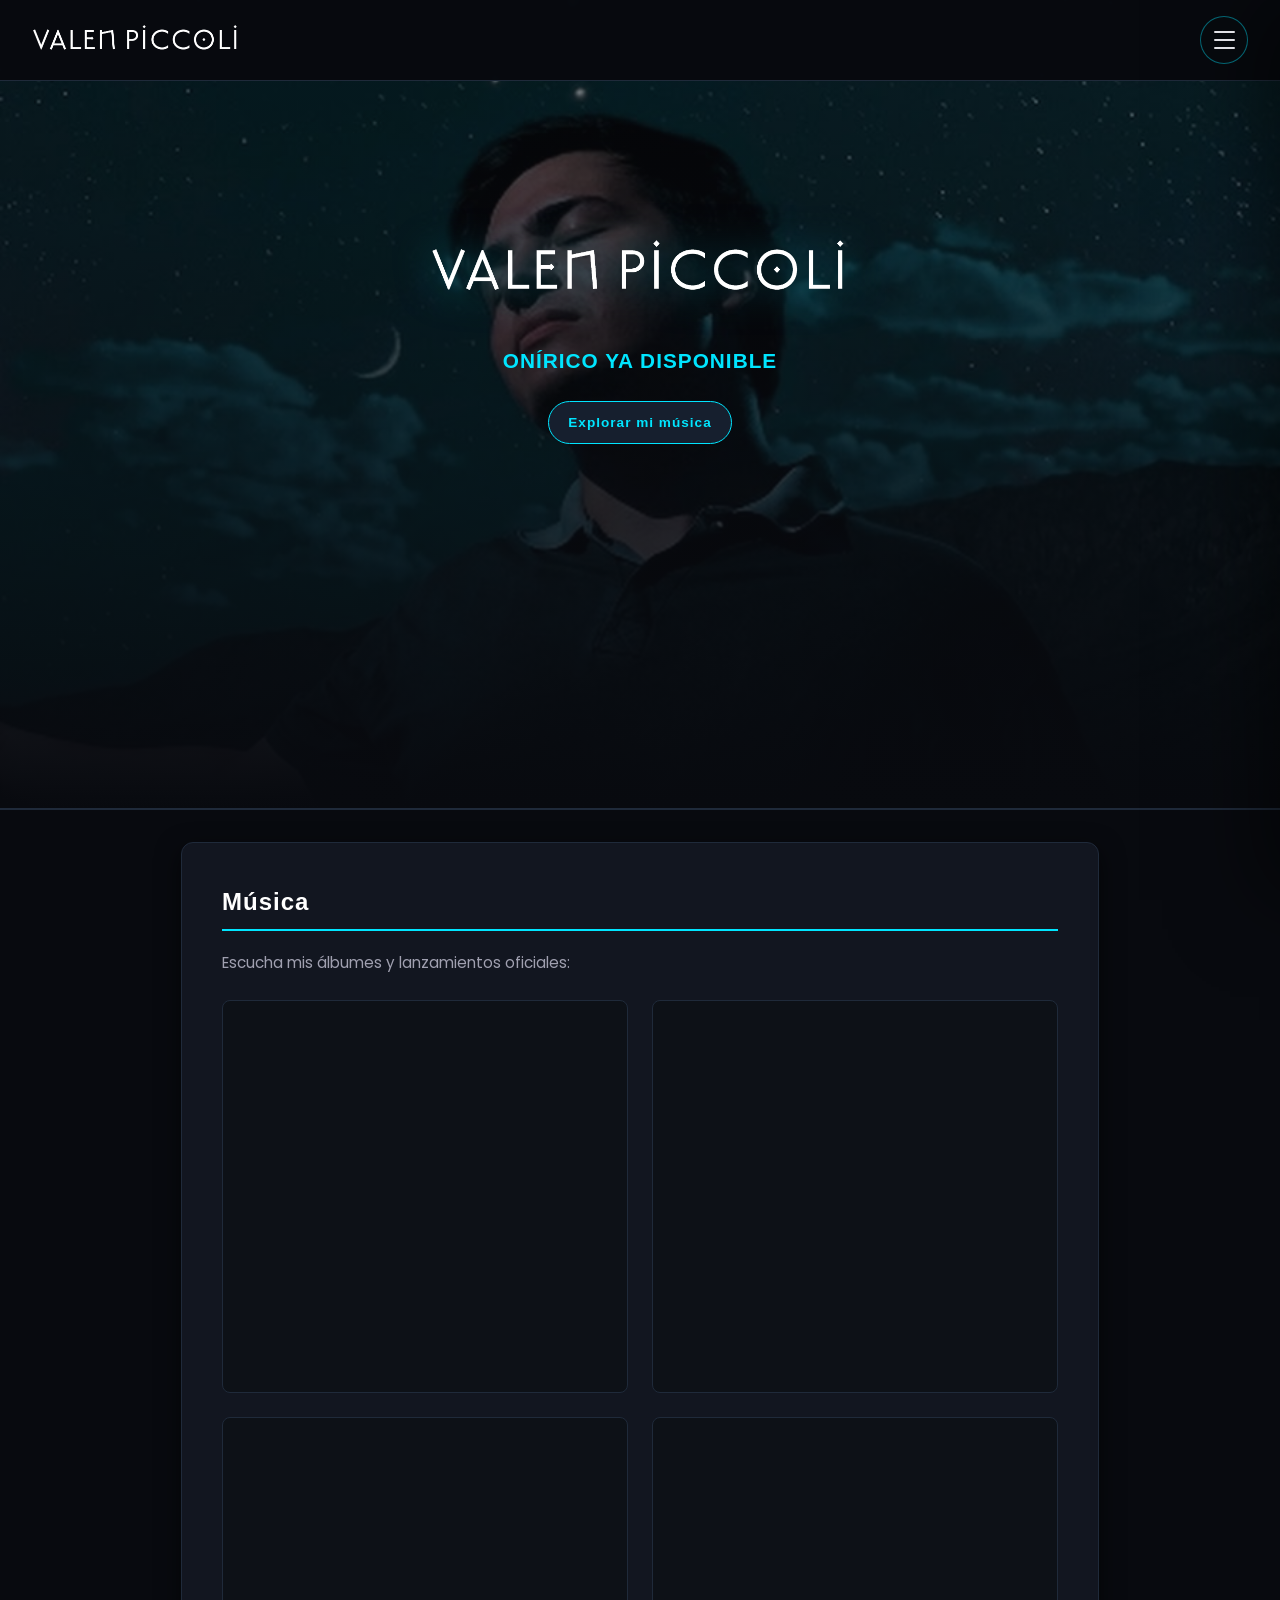
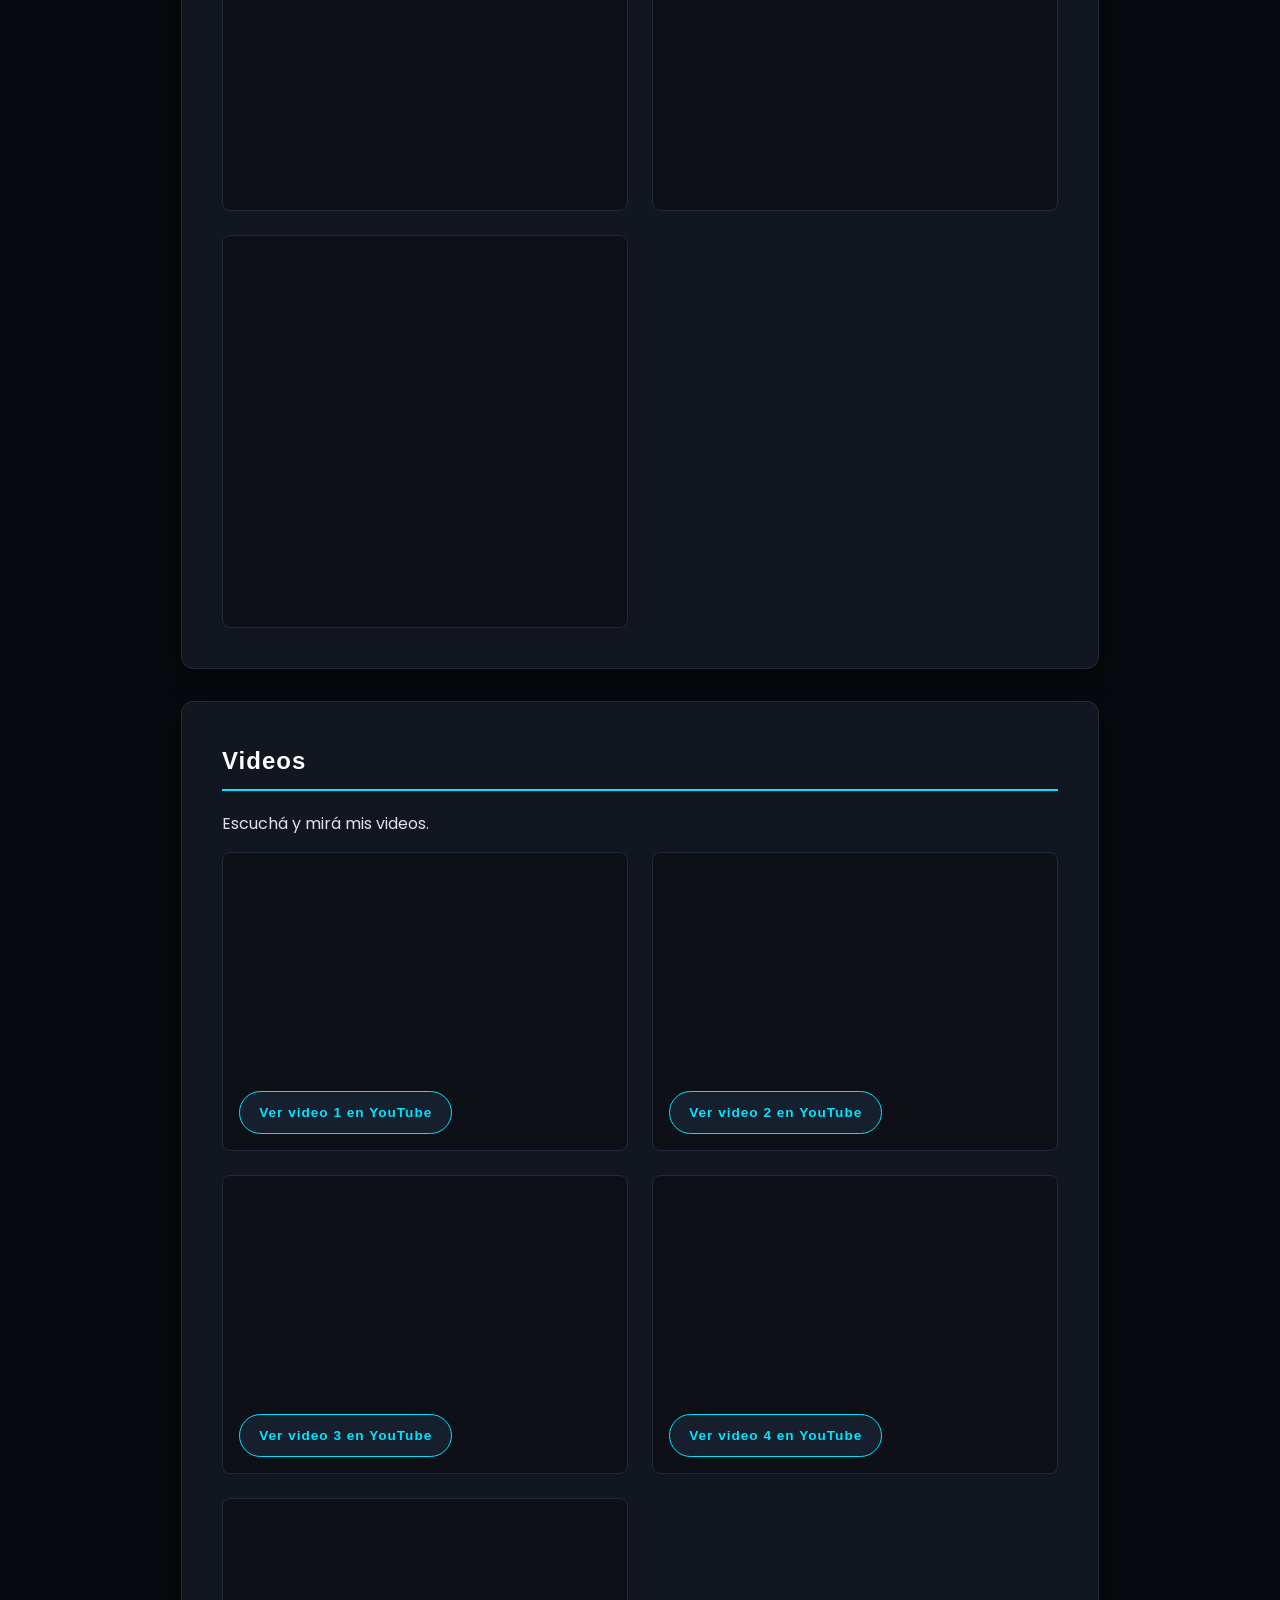
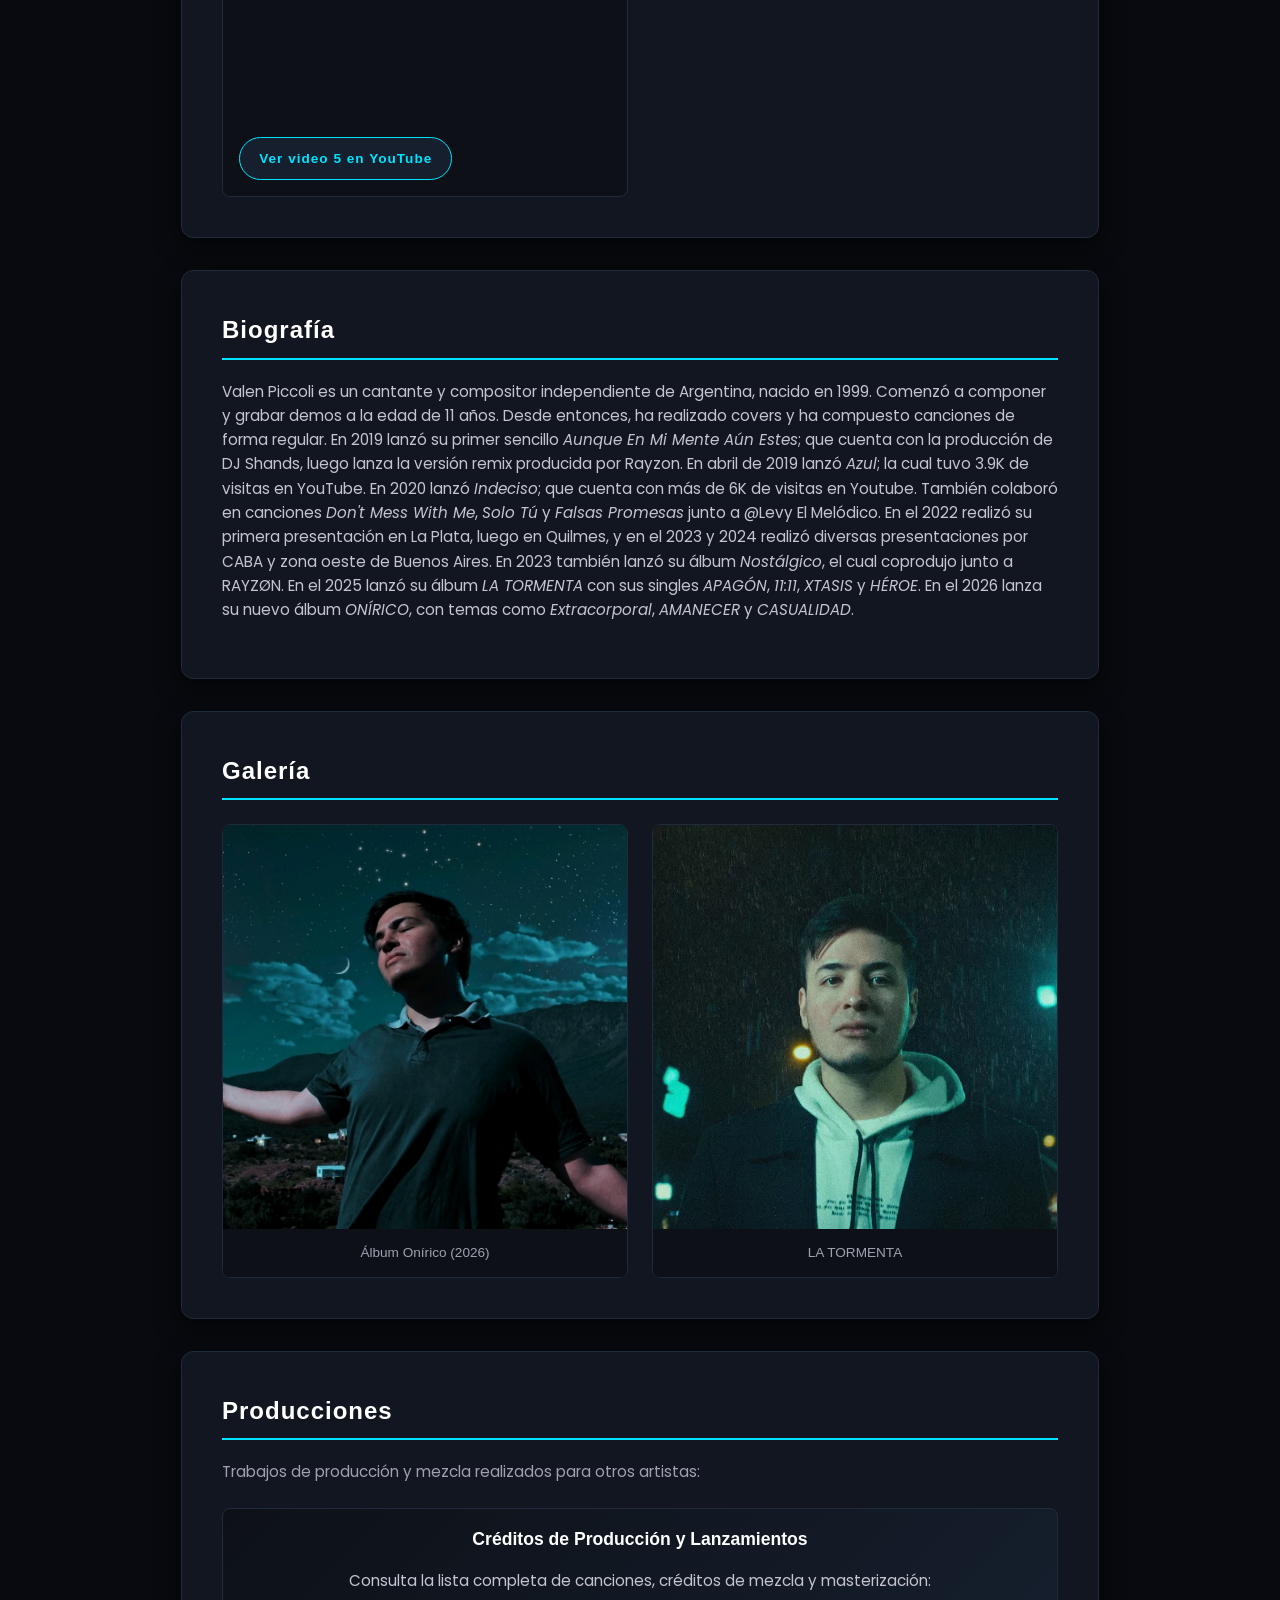
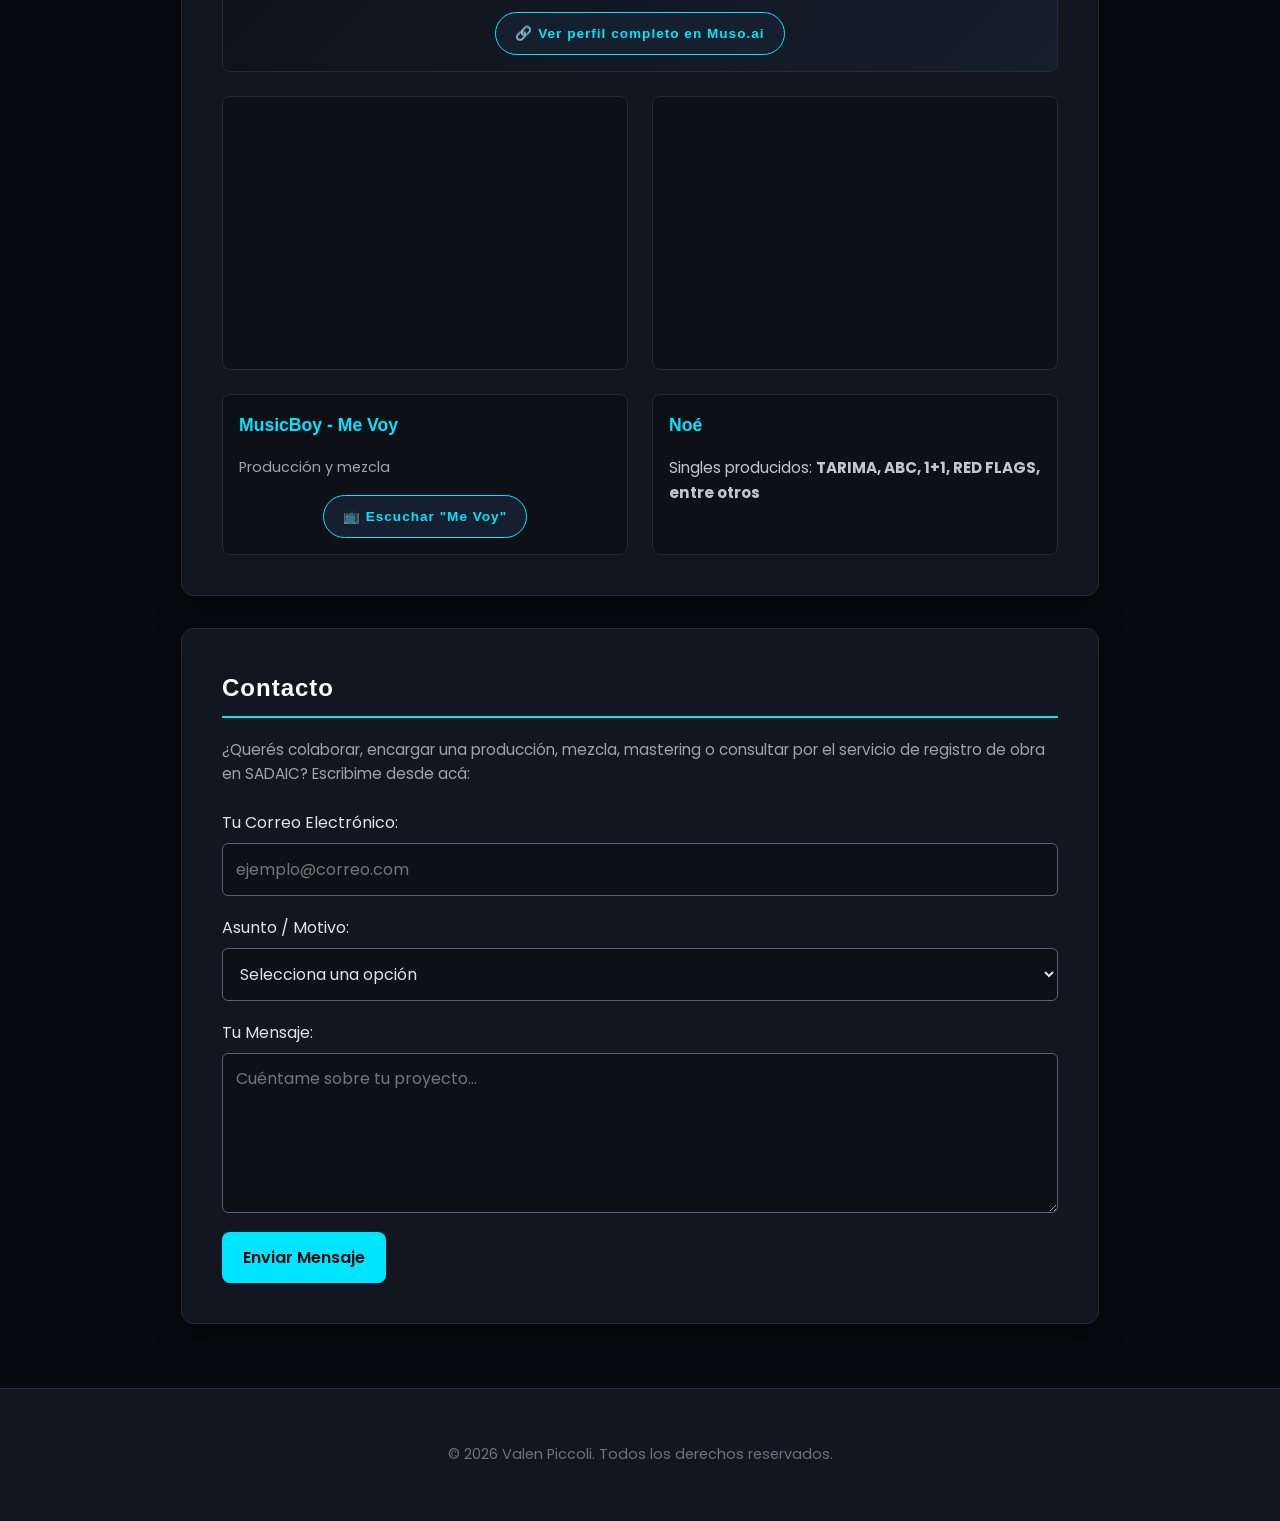
<file: index.html>
<!DOCTYPE html>
<html lang="es">
<head>
    <meta charset="UTF-8">
    <meta name="viewport" content="width=device-width, initial-scale=1.0">
    <title>Valen Piccoli | Cantante, compositor y productor argentino</title>
    
    <!-- DESCRIPCIÓN PARA GOOGLE (SEO) -->
    <meta name="description" content="Sitio oficial de Valen Piccoli, cantante, compositor y productor independiente de Argentina. Escucha su música en todas las plataformas.">
    <meta name="robots" content="index, follow, max-image-preview:large">

    <!-- IMPORTAR FUENTE 'masonsansalternate' (.ttf) -->
    <style>
        @font-face {
            font-family: 'masonsansalternate';
            src: url('masonsansalternate.ttf') format('truetype');
            font-weight: normal;
            font-style: normal;
        }

        :root {
            --bg-color: #080a0f;
            --card-bg: #121620;
            --text-color: #e1e1e6;
            --accent-color: #00e5ff; /* Turquesa brillante */
            --accent-hover: #00b8cc;
            --border-color: #1f2a3a;
        }

        html {
            scroll-behavior: smooth;
        }

        body {
            font-family: 'Poppins', sans-serif;
            background-color: var(--bg-color);
            color: var(--text-color);
            margin: 0;
            padding: 0;
            line-height: 1.6;
        }

        /* BARRA DE NAVEGACIÓN SUPERIOR COMPACTA PARA CELULAR */
        nav {
            position: fixed;
            top: 0;
            left: 0;
            width: 100%;
            background-color: rgba(8, 10, 15, 0.98);
            backdrop-filter: blur(10px);
            border-bottom: 1px solid var(--border-color);
            display: flex;
            justify-content: space-between;
            align-items: center;
            padding: 0.4rem 0.6rem;
            z-index: 1000;
            box-sizing: border-box;
        }

        /* Logo pequeño exclusivo para la barra superior */
        .nav-brand img {
            height: 24px;
            width: auto;
            display: block;
        }

        .nav-links {
            display: flex;
            gap: 0.35rem;
            list-style: none;
            margin: 0;
            padding: 0;
        }

        .nav-links a {
            font-family: 'masonsansalternate', Arial, sans-serif;
            color: var(--text-color);
            text-decoration: none;
            font-size: 0.6rem;
            transition: color 0.3s ease;
            letter-spacing: 0.2px;
            white-space: nowrap;
        }

        .nav-links a:hover {
            color: var(--accent-color);
        }

        /* Logos de redes sociales pequeños en PNG */
        .nav-socials {
            display: flex;
            gap: 0.35rem;
            align-items: center;
        }

        .nav-socials img {
            width: 18px;
            height: 18px;
            object-fit: contain;
            display: block;
            transition: transform 0.3s ease;
        }

        .nav-socials a:hover img {
            transform: scale(1.15);
        }

        /* SECCIÓN PRINCIPAL / HERO */
        .hero {
            position: relative;
            height: 90vh;
            display: flex;
            align-items: center;
            justify-content: center;
            text-align: center;
            background: linear-gradient(to bottom, rgba(8, 10, 15, 0.5), var(--bg-color)), url('foto1.jpg') no-repeat center 20% / cover;
            padding-top: 60px;
            border-bottom: 2px solid var(--border-color);
        }

        .hero-content {
            z-index: 2;
            padding: 1.5rem;
            max-width: 800px;
            width: 100%;
            box-sizing: border-box;
            display: flex;
            flex-direction: column;
            align-items: center;
        }

        /* LOGO GRANDE EN EL CENTRO DE LA PORTADA */
        .hero-logo {
            max-width: 280px; /* Tamaño grande para celular */
            width: 85%;
            height: auto;
            margin-bottom: 1rem;
            filter: drop-shadow(0 0 20px rgba(0, 229, 255, 0.5));
        }

        .hero p {
            font-size: 1.1rem;
            color: var(--accent-color);
            font-weight: 600;
            margin-bottom: 1.5rem;
            font-family: 'masonsansalternate', Arial, sans-serif;
            letter-spacing: 1px;
        }

        /* CONTENEDOR GENERAL */
        .container {
            max-width: 950px;
            margin: 0 auto;
            padding: 2rem 1rem;
        }

        section {
            background-color: var(--card-bg);
            border-radius: 12px;
            padding: 1.5rem;
            margin-bottom: 2rem;
            box-shadow: 0 8px 25px rgba(0, 0, 0, 0.6);
            border: 1px solid var(--border-color);
        }

        h2 {
            font-family: 'masonsansalternate', Arial, sans-serif;
            border-bottom: 2px solid var(--accent-color);
            padding-bottom: 0.5rem;
            margin-top: 0;
            color: #ffffff;
            font-size: 1.5rem;
            letter-spacing: 1px;
        }

        /* Biografía */
        .bio-text {
            font-size: 0.95rem;
            text-align: justify;
            color: #c5c5d0;
        }

        /* Grilla de Música y Producciones */
        .music-grid, .prod-grid {
            display: grid;
            grid-template-columns: 1fr;
            gap: 1.5rem;
            margin-top: 1.5rem;
        }

        .music-card, .prod-card {
            background: #0d1117;
            padding: 1rem;
            border-radius: 8px;
            border: 1px solid var(--border-color);
        }

        .prod-card h3 {
            font-family: 'masonsansalternate', Arial, sans-serif;
            color: var(--accent-color);
            margin-top: 0;
            font-size: 1.1rem;
        }

        /* Galería de Imágenes Adaptativa */
        .gallery-grid {
            display: grid;
            grid-template-columns: 1fr;
            gap: 1.5rem;
            margin-top: 1.5rem;
        }

        .gallery-item {
            border-radius: 8px;
            overflow: hidden;
            background: #000;
            border: 1px solid var(--border-color);
            transition: transform 0.3s ease, border-color 0.3s ease;
        }

        .gallery-item img {
            width: 100%;
            height: auto;
            display: block;
        }

        .gallery-caption {
            padding: 0.8rem;
            font-size: 0.85rem;
            text-align: center;
            color: #a0a0b0;
            background: #0d1117;
            font-family: 'masonsansalternate', Arial, sans-serif;
        }

        /* Botones / Enlaces */
        .social-btn {
            background-color: #161f2e;
            color: var(--accent-color);
            padding: 0.6rem 1.2rem;
            border-radius: 30px;
            text-decoration: none;
            font-weight: bold;
            transition: all 0.3s ease;
            border: 1px solid var(--accent-color);
            display: inline-block;
            font-family: 'masonsansalternate', Arial, sans-serif;
            letter-spacing: 1px;
            font-size: 0.85rem;
        }

        .social-btn:hover {
            background-color: var(--accent-color);
            color: var(--bg-color);
            transform: translateY(-2px);
            box-shadow: 0 0 15px rgba(0, 229, 255, 0.4);
        }

        /* AJUSTE PARA COMPUTADORAS (Pantallas grandes) */
        @media (min-width: 768px) {
            nav {
                padding: 1rem 2rem;
            }
            .nav-brand img {
                height: 36px;
            }
            .nav-links {
                gap: 1.2rem;
            }
            .nav-links a {
                font-size: 0.85rem;
            }
            .nav-socials {
                gap: 0.8rem;
            }
            .nav-socials img {
                width: 24px;
                height: 24px;
            }
            /* Logo grande con tamaño imponente en PC */
            .hero-logo {
                max-width: 420px;
            }
            .hero p {
                font-size: 1.3rem;
            }
            section {
                padding: 2.5rem;
            }
            .music-grid, .prod-grid {
                grid-template-columns: 1fr 1fr;
            }
            .gallery-grid {
                grid-template-columns: 1fr 1fr;
            }
        }

        footer {
            text-align: center;
            padding: 2.5rem;
            font-size: 0.9rem;
            color: #6b7280;
            border-top: 1px solid var(--border-color);
            background-color: var(--card-bg);
        }
    
        *, *::before, *::after { box-sizing: border-box; }
        @font-face { font-family: 'masonsansalternate'; src: url('masonsansalternate.ttf') format('truetype'); font-display: swap; }
        section, header { scroll-margin-top: 100px; }
        .sr-only { position:absolute; width:1px; height:1px; padding:0; margin:-1px; overflow:hidden; clip-path:inset(50%); white-space:nowrap; border:0; }
        .hero { height:auto; min-height:90svh; padding-bottom:2rem; }
        .bio-text { text-align:left; }
        .nav-links a { font-size:0.8rem; display:block; padding:0.65rem 0.3rem; }
        .nav-socials a { display:grid; place-items:center; min-width:36px; min-height:36px; }
        .video-grid { display:grid; grid-template-columns:1fr; gap:1.5rem; }
        .video-card { min-width:0; background:#0d1117; padding:1rem; border:1px solid var(--border-color); border-radius:8px; }
        .video-card iframe { width:100%; aspect-ratio:16 / 9; display:block; border:0; border-radius:8px; }
        .video-card .social-btn { margin-top:0.8rem; }
        .contact-form { display:grid; gap:1.2rem; }
        .form-group { display:grid; gap:0.45rem; }
        input, select, textarea { width:100%; font:inherit; color:var(--text-color); background:#0d1117; border:1px solid #526278; border-radius:6px; padding:0.8rem; }
        textarea { min-height:160px; resize:vertical; }
        .submit-btn { justify-self:start; font:inherit; font-weight:600; padding:0.8rem 1.3rem; color:#080a0f; background:var(--accent-color); border:0; border-radius:8px; cursor:pointer; }
        .submit-btn:disabled { opacity:0.65; cursor:wait; }
        a:focus-visible, button:focus-visible, input:focus-visible, select:focus-visible, textarea:focus-visible { outline:3px solid var(--accent-color); outline-offset:4px; }
        .form-status { margin:0; }
        @media (max-width:767px) {
            nav { position:sticky; flex-wrap:wrap; gap:0.3rem; }
            .nav-links { order:3; width:100%; flex-wrap:wrap; justify-content:center; gap:0.1rem 0.45rem; }
            .hero { padding-top:1rem; }
        }
        @media (min-width:768px) { .video-grid { grid-template-columns:1fr 1fr; } }
        @media (prefers-reduced-motion:reduce) { html { scroll-behavior:auto; } * { transition:none !important; } }

        /* MENÚ DESPLEGABLE */
        body.menu-open { overflow: hidden; }
        .site-nav { flex-wrap: nowrap; padding: 0.8rem 1rem; }
        .site-nav .nav-brand { position: relative; z-index: 1004; }
        .site-nav .nav-brand img { height: 30px; }
        .menu-toggle {
            position: relative;
            z-index: 1004;
            width: 48px;
            height: 48px;
            display: grid;
            place-content: center;
            gap: 6px;
            padding: 0;
            border: 1px solid rgba(0, 229, 255, 0.42);
            border-radius: 50%;
            color: var(--text-color);
            background: rgba(8, 10, 15, 0.72);
            cursor: pointer;
            transition: border-color .25s ease, background-color .25s ease;
        }
        .menu-toggle:hover { border-color: var(--accent-color); background: rgba(0, 229, 255, 0.1); }
        .menu-toggle span {
            display: block;
            width: 21px;
            height: 2px;
            border-radius: 2px;
            background: currentColor;
            transform-origin: center;
            transition: transform .28s ease, opacity .2s ease;
        }
        .menu-toggle[aria-expanded="true"] span:nth-child(1) { transform: translateY(8px) rotate(45deg); }
        .menu-toggle[aria-expanded="true"] span:nth-child(2) { opacity: 0; }
        .menu-toggle[aria-expanded="true"] span:nth-child(3) { transform: translateY(-8px) rotate(-45deg); }
        .menu-backdrop {
            position: fixed;
            inset: 0;
            z-index: 1001;
            opacity: 0;
            visibility: hidden;
            background: rgba(0, 4, 8, .72);
            backdrop-filter: blur(5px);
            transition: opacity .3s ease, visibility .3s ease;
        }
        .menu-panel {
            position: fixed;
            z-index: 1002;
            top: 0;
            right: 0;
            width: min(470px, 100%);
            height: 100dvh;
            overflow-y: auto;
            padding: 105px clamp(26px, 6vw, 56px) 38px;
            border-left: 1px solid rgba(0, 229, 255, .22);
            background: linear-gradient(155deg, rgba(8, 10, 15, .99), rgba(10, 28, 36, .99));
            box-shadow: -30px 0 80px rgba(0, 0, 0, .5);
            transform: translateX(102%);
            transition: transform .36s cubic-bezier(.22, 1, .36, 1);
        }
        .site-nav.is-open .menu-backdrop { opacity: 1; visibility: visible; }
        .site-nav.is-open .menu-panel { transform: translateX(0); }
        .menu-kicker {
            margin: 0 0 1.1rem;
            color: var(--accent-color);
            font: 700 .7rem/1 'masonsansalternate', Arial, sans-serif;
            letter-spacing: .2em;
            text-transform: uppercase;
        }
        .menu-title {
            margin: 0 0 2.2rem;
            color: #fff;
            font: 400 clamp(2.5rem, 8vw, 4.6rem)/.86 'masonsansalternate', Arial, sans-serif;
            letter-spacing: -.04em;
            text-transform: uppercase;
        }
        .menu-group { padding: 1.2rem 0; border-top: 1px solid rgba(0, 229, 255, .16); }
        .menu-group h2 {
            margin: 0 0 .65rem;
            padding: 0;
            border: 0;
            color: #738698;
            font: 700 .64rem/1.3 'masonsansalternate', Arial, sans-serif;
            letter-spacing: .18em;
            text-transform: uppercase;
        }
        .menu-list { display: grid; gap: .15rem; margin: 0; padding: 0; list-style: none; }
        .menu-list a {
            display: flex;
            align-items: center;
            justify-content: space-between;
            gap: 1rem;
            padding: .58rem 0;
            color: var(--text-color);
            font: 400 1.12rem/1.25 'masonsansalternate', Arial, sans-serif;
            text-decoration: none;
            transition: color .2s ease, transform .2s ease;
        }
        .menu-list a::after { content: "↗"; color: var(--accent-color); font: 400 .8rem/1 Arial, sans-serif; opacity: .65; }
        .menu-list a[href^="#"]::after { content: "↓"; }
        .menu-list a:hover { color: var(--accent-color); transform: translateX(4px); }
        .menu-epk {
            display: flex;
            justify-content: space-between;
            align-items: center;
            margin-top: 1rem;
            padding: 1rem 1.1rem;
            border: 1px solid var(--accent-color);
            color: #071116;
            background: var(--accent-color);
            font: 700 .82rem/1 'masonsansalternate', Arial, sans-serif;
            letter-spacing: .12em;
            text-decoration: none;
            text-transform: uppercase;
        }
        .menu-socials { display: flex; gap: .7rem; padding-top: 1.5rem; }
        .menu-socials a { display: grid; place-items: center; width: 42px; height: 42px; border: 1px solid #324252; border-radius: 50%; }
        .menu-socials img { width: 20px; height: 20px; object-fit: contain; }
        .site-nav + .hero { padding-top: 78px; }
        @media (min-width: 768px) {
            .site-nav { padding: 1rem 2rem; }
            .site-nav .nav-brand img { height: 36px; }
        }
        @media (max-width: 767px) {
            .site-nav { position: fixed; gap: 1rem; }
            .site-nav + .hero { padding-top: 74px; }
        }

    </style>

    <link rel="canonical" href="https://valenpiccoli.musica.ar/">
    <meta name="referrer" content="strict-origin-when-cross-origin">
    <meta property="og:type" content="website">
    <meta property="og:locale" content="es_AR">
    <meta property="og:title" content="Valen Piccoli">
    <meta property="og:description" content="Escuchá ONÍRICO y los lanzamientos de Valen Piccoli.">
    <meta property="og:url" content="https://valenpiccoli.musica.ar/">
    <meta property="og:image" content="https://valenpiccoli.musica.ar/foto1.jpg">
    <meta name="twitter:card" content="summary_large_image">
    <link rel="preconnect" href="https://fonts.googleapis.com">
    <link rel="preconnect" href="https://fonts.gstatic.com" crossorigin>
    <link href="https://fonts.googleapis.com/css2?family=Poppins:wght@400;600;700&amp;display=swap" rel="stylesheet">
    <script type="application/ld+json">{"@context":"https://schema.org","@type":"MusicGroup","name":"Valen Piccoli","url":"https://valenpiccoli.musica.ar/","image":"https://valenpiccoli.musica.ar/foto1.jpg","genre":["Pop","Dream pop","Synth pop","Pop urbano"],"sameAs":["https://www.instagram.com/valenpiccoli/","https://www.tiktok.com/@valenpiccoli","https://www.youtube.com/@ValenPiccoli","https://open.spotify.com/artist/1BG4eYjmjs4ekJtvbGXePK"]}</script>
</head>
<body>

    <!-- BARRA SUPERIOR DE NAVEGACIÓN -->
    <nav class="site-nav" aria-label="Navegación principal">
        <a href="#inicio" class="nav-brand">
            <img src="logo.png" alt="Valen Piccoli">
        </a>

        <button class="menu-toggle" type="button" aria-label="Abrir menú" aria-controls="site-menu" aria-expanded="false">
            <span></span><span></span><span></span>
        </button>
        <div class="menu-backdrop" aria-hidden="true"></div>
        <div class="menu-panel" id="site-menu" aria-hidden="true">
            <p class="menu-kicker">Valen Piccoli</p>
            <p class="menu-title">Explorar</p>
            <div class="menu-group">
                <h2>Esta página</h2>
                <ul class="menu-list">
                    <li><a href="#inicio">Inicio</a></li>
                    <li><a href="#musica">Música</a></li>
                    <li><a href="#videos">Videos</a></li>
                    <li><a href="#biografia">Biografía</a></li>
                    <li><a href="#galeria">Fotos</a></li>
                    <li><a href="#producciones">Producciones</a></li>
                    <li><a href="#contacto">Contacto</a></li>
                </ul>
            </div>
            <div class="menu-group">
                <h2>Álbumes</h2>
                <ul class="menu-list">
                    <li><a href="/onirico/">ONÍRICO</a></li>
                    <li><a href="/nostalgico/">NOSTÁLGICO</a></li>
                    <li><a href="/la-tormenta/">LA TORMENTA</a></li>
                    <li><a href="/aemmae/">AEMMAE + 19+20</a></li>
                </ul>
            </div>
            <a class="menu-epk" href="/epk/"><span>Electronic Press Kit</span><span>EPK ↗</span></a>
            <div class="menu-socials" aria-label="Redes sociales">
                <a href="https://www.instagram.com/valenpiccoli/" target="_blank" rel="noopener noreferrer" title="Instagram"><img src="ig.png" alt="Instagram"></a>
                <a href="https://www.tiktok.com/@valenpiccoli" target="_blank" rel="noopener noreferrer" title="TikTok"><img src="tk.png" alt="TikTok"></a>
                <a href="https://www.youtube.com/@ValenPiccoli" target="_blank" rel="noopener noreferrer" title="YouTube"><img src="yt.png" alt="YouTube"></a>
                <a href="https://open.spotify.com/intl-es/artist/1BG4eYjmjs4ekJtvbGXePK" target="_blank" rel="noopener noreferrer" title="Spotify"><img src="sp.png" alt="Spotify"></a>
            </div>
        </div>
    </nav>

    <!-- SECCIÓN PRINCIPAL (HERO CON LOGO GRANDE Y SPOTIFY) -->
    <header id="inicio" class="hero">
        <div class="hero-content">
            <h1 class="sr-only">Valen Piccoli — cantante, compositor y productor independiente</h1>
            <img src="logo.png" alt="Valen Piccoli" class="hero-logo">
            <p>ONÍRICO YA DISPONIBLE</p>
            <a href="#musica" class="social-btn">Explorar mi música</a>
            <div style="margin-top: 1rem; width: 100%;">
                <iframe title="ONÍRICO — lanzamiento destacado" data-testid="embed-iframe" style="border-radius:12px" src="https://open.spotify.com/embed/album/55pI6ttuJnTuhAYin2TopE?utm_source=generator&si=f835006350724898" width="100%" height="152" frameBorder="0" allowfullscreen="" allow="autoplay; clipboard-write; encrypted-media; fullscreen; picture-in-picture" loading="lazy"></iframe>
            </div>
        </div>
    </header>

    <div class="container">
        
        <!-- SECCIÓN MÚSICA -->
        <section id="musica">
            <h2>Música</h2>
            <p style="color: #a0a0b0; margin-bottom: 1.5rem; font-size: 0.95rem;">Escucha mis álbumes y lanzamientos oficiales:</p>
            
            <div class="music-grid">
                <!-- Álbum Onírico -->
                <div class="music-card">
                    <iframe title="ONÍRICO — álbum en Spotify" data-testid="embed-iframe" style="border-radius:12px" src="https://open.spotify.com/embed/album/55pI6ttuJnTuhAYin2TopE?utm_source=generator&si=f835006350724898" width="100%" height="352" frameBorder="0" allowfullscreen="" allow="autoplay; clipboard-write; encrypted-media; fullscreen; picture-in-picture" loading="lazy"></iframe>
                </div>
                <!-- Álbum Nostálgico -->
                <div class="music-card">
                    <iframe title="Nostálgico — álbum en Spotify" data-testid="embed-iframe" style="border-radius:12px" src="https://open.spotify.com/embed/album/17Wy6Be0rQ552nUg7waCuh?utm_source=generator&si=77064e5785ce4ea2" width="100%" height="352" frameBorder="0" allowfullscreen="" allow="autoplay; clipboard-write; encrypted-media; fullscreen; picture-in-picture" loading="lazy"></iframe>
                </div>
                <!-- Álbum La Tormenta -->
                <div class="music-card">
                    <iframe title="LA TORMENTA — álbum en Spotify" data-testid="embed-iframe" style="border-radius:12px" src="https://open.spotify.com/embed/album/5s6tb2hwJXyEggJZ2BKzUb?utm_source=generator&si=2f5787b44f964faf" width="100%" height="352" frameBorder="0" allowfullscreen="" allow="autoplay; clipboard-write; encrypted-media; fullscreen; picture-in-picture" loading="lazy"></iframe>
                </div>
                <!-- Aunque En Mi Mente Aun Estes -->
                <div class="music-card">
                    <iframe title="Aunque En Mi Mente Aún Estés — álbum en Spotify" data-testid="embed-iframe" style="border-radius:12px" src="https://open.spotify.com/embed/album/5kr1hyBUV20buqXwfUPo5n?utm_source=generator&si=665bb89b4f074367" width="100%" height="352" frameBorder="0" allowfullscreen="" allow="autoplay; clipboard-write; encrypted-media; fullscreen; picture-in-picture" loading="lazy"></iframe>
                </div>
                <!-- 19 + 20 -->
                <div class="music-card">
                    <iframe title="19 + 20 — álbum en Spotify" data-testid="embed-iframe" style="border-radius:12px" src="https://open.spotify.com/embed/album/0iOZRG6UWWJFFMjCPpfxel?utm_source=generator&si=634244286d5f4167" width="100%" height="352" frameBorder="0" allowfullscreen="" allow="autoplay; clipboard-write; encrypted-media; fullscreen; picture-in-picture" loading="lazy"></iframe>
                </div>
            </div>
        </section>

        
        <section id="videos">
            <h2>Videos</h2>
            <p>Escuchá y mirá mis videos.</p>
            <div class="video-grid">
                <div class="video-card">
                    <iframe data-youtube-src="https://www.youtube.com/embed/sDDenoJC0gE" title="Video 1 de Valen Piccoli" loading="lazy" referrerpolicy="strict-origin-when-cross-origin" allow="accelerometer; autoplay; clipboard-write; encrypted-media; gyroscope; picture-in-picture; web-share" allowfullscreen></iframe>
                    <a href="https://www.youtube.com/watch?v=sDDenoJC0gE" target="_blank" rel="noopener noreferrer" class="social-btn">Ver video 1 en YouTube</a>
                </div>
                <div class="video-card">
                    <iframe data-youtube-src="https://www.youtube.com/embed/H4B261S25NY" title="Video 2 de Valen Piccoli" loading="lazy" referrerpolicy="strict-origin-when-cross-origin" allow="accelerometer; autoplay; clipboard-write; encrypted-media; gyroscope; picture-in-picture; web-share" allowfullscreen></iframe>
                    <a href="https://www.youtube.com/watch?v=H4B261S25NY" target="_blank" rel="noopener noreferrer" class="social-btn">Ver video 2 en YouTube</a>
                </div>
                <div class="video-card">
                    <iframe data-youtube-src="https://www.youtube.com/embed/jkTm1rY8dV8" title="Video 3 de Valen Piccoli" loading="lazy" referrerpolicy="strict-origin-when-cross-origin" allow="accelerometer; autoplay; clipboard-write; encrypted-media; gyroscope; picture-in-picture; web-share" allowfullscreen></iframe>
                    <a href="https://www.youtube.com/watch?v=jkTm1rY8dV8" target="_blank" rel="noopener noreferrer" class="social-btn">Ver video 3 en YouTube</a>
                </div>
                <div class="video-card">
                    <iframe data-youtube-src="https://www.youtube.com/embed/X9zUW8deTrY" title="Video 4 de Valen Piccoli" loading="lazy" referrerpolicy="strict-origin-when-cross-origin" allow="accelerometer; autoplay; clipboard-write; encrypted-media; gyroscope; picture-in-picture; web-share" allowfullscreen></iframe>
                    <a href="https://www.youtube.com/watch?v=X9zUW8deTrY" target="_blank" rel="noopener noreferrer" class="social-btn">Ver video 4 en YouTube</a>
                </div>
                <div class="video-card">
                    <iframe data-youtube-src="https://www.youtube.com/embed/8cZ8_gElRKw" title="Video 5 de Valen Piccoli" loading="lazy" referrerpolicy="strict-origin-when-cross-origin" allow="accelerometer; autoplay; clipboard-write; encrypted-media; gyroscope; picture-in-picture; web-share" allowfullscreen></iframe>
                    <a href="https://www.youtube.com/watch?v=8cZ8_gElRKw" target="_blank" rel="noopener noreferrer" class="social-btn">Ver video 5 en YouTube</a>
                </div>
            </div>
        </section>

        <!-- SECCIÓN BIOGRAFÍA -->
        <section id="biografia">
            <h2>Biografía</h2>
            <p class="bio-text">
                Valen Piccoli es un cantante y compositor independiente de Argentina, nacido en 1999. Comenzó a componer y grabar demos a la edad de 11 años. Desde entonces, ha realizado covers y ha compuesto canciones de forma regular. En 2019 lanzó su primer sencillo <em>Aunque En Mi Mente Aún Estes</em>; que cuenta con la producción de DJ Shands, luego lanza la versión remix producida por Rayzon. En abril de 2019 lanzó <em>Azul</em>; la cual tuvo 3.9K de visitas en YouTube. En 2020 lanzó <em>Indeciso</em>; que cuenta con más de 6K de visitas en Youtube. También colaboró en canciones <em>Don't Mess With Me</em>, <em>Solo Tú</em> y <i>Falsas Promesas</i> junto a @Levy El Melódico. En el 2022 realizó su primera presentación en La Plata, luego en Quilmes, y en el 2023 y 2024 realizó diversas presentaciones por CABA y zona oeste de Buenos Aires. En 2023 también lanzó su álbum <em>Nostálgico</em>, el cual coprodujo junto a RAYZØN. En el 2025 lanzó su álbum <em>LA TORMENTA</em> con sus singles <em>APAGÓN</em>, <em>11:11</em>, <em>XTASIS</em> y <em>HÉROE</em>. En el 2026 lanza su nuevo álbum <em>ONÍRICO</em>, con temas como <em>Extracorporal</em>, <em>AMANECER</em> y <em>CASUALIDAD</em>.
            </p>
        </section>

        <!-- SECCIÓN GALERÍA DE FOTOS -->
        <section id="galeria">
            <h2>Galería</h2>
            
            <div class="gallery-grid">
                <div class="gallery-item">
                    <img src="foto1.jpg" alt="Portada de ONÍRICO de Valen Piccoli" loading="lazy">
                    <div class="gallery-caption">Álbum Onírico (2026)</div>
                </div>
                <div class="gallery-item">
                    <img src="foto2.jpg" alt="Portada de LA TORMENTA de Valen Piccoli" loading="lazy">
                    <div class="gallery-caption">LA TORMENTA</div>
                </div>
            </div>
        </section>

<!-- SECCIÓN PRODUCCIONES -->
        <section id="producciones">
            <h2>Producciones</h2>
            <p style="color: #a0a0b0; margin-bottom: 1.5rem; font-size: 0.95rem;">Trabajos de producción y mezcla realizados para otros artistas:</p>
            
            <div class="prod-grid">
                <!-- Tarjeta para Créditos de Muso.ai -->
                <div class="prod-card" style="grid-column: 1 / -1; text-align: center; background: linear-gradient(135deg, #0d1117, #161f2e);">
                    <h3 style="color: #ffffff; margin-bottom: 0.5rem;">Créditos de Producción y Lanzamientos</h3>
                    <p style="color: #c5c5d0; font-size: 0.95rem; margin-bottom: 1.2rem;">Consulta la lista completa de canciones, créditos de mezcla y masterización:</p>
                    <a href="https://muso.ai/profile/25ca848a-a4f3-49c3-afa9-94ad016fff48" target="_blank" rel="noopener noreferrer" class="social-btn">🔗 Ver perfil completo en Muso.ai</a>
                </div>

                <!-- Producción 1 (Spotify Álbum) -->
                <div class="prod-card">
                    <iframe title="Producción destacada — álbum en Spotify" data-testid="embed-iframe" style="border-radius:12px" src="https://open.spotify.com/embed/album/4eXwpk9ZI35KhmFQjd0Gej?utm_source=generator&si=381da8bbbac34a03" width="100%" height="232" frameBorder="0" allowfullscreen="" allow="autoplay; clipboard-write; encrypted-media; fullscreen; picture-in-picture" loading="lazy"></iframe>
                </div>

                <!-- Producción 2 (Spotify Track) -->
                <div class="prod-card">
                    <iframe title="Producción destacada — canción en Spotify" data-testid="embed-iframe" style="border-radius:12px" src="https://open.spotify.com/embed/track/5s0lz6G7HDg0jkaCblDlQy?utm_source=generator&si=60299c4cb2ee4a47" width="100%" height="152" frameBorder="0" allowfullscreen="" allow="autoplay; clipboard-write; encrypted-media; fullscreen; picture-in-picture" loading="lazy"></iframe>
                </div>

                <!-- Producción 3 (MusicBoy - YouTube) -->
                <div class="prod-card">
                    <h3>MusicBoy - Me Voy</h3>
                    <p style="color: #a0a0b0; font-size: 0.9rem;">Producción y mezcla</p>
                    <div style="text-align: center; margin-top: 1rem;">
                        <a href="https://www.youtube.com/watch?v=kxMRvALhHWc" target="_blank" rel="noopener noreferrer" class="social-btn">📺 Escuchar "Me Voy"</a>
                    </div>
                </div>

                <!-- Producción 4 (Noé) -->
                <div class="prod-card">
                    <h3>Noé</h3>
                    <p style="color: #c5c5d0; font-size: 0.95rem;">Singles producidos: <strong>TARIMA, ABC, 1+1, RED FLAGS, entre otros</strong></p>
                </div>
            </div>
        </section>

                <!-- SECCIÓN CONTACTO -->
        <section id="contacto">
            <h2>Contacto</h2>
            <p style="color: #a0a0b0; margin-bottom: 1.5rem; font-size: 0.95rem;">¿Querés colaborar, encargar una producción, mezcla, mastering o consultar por el servicio de registro de obra en SADAIC? Escribime desde acá:</p>
            
            <form id="contact-form" action="https://formspree.io/f/xzeddrwl/" method="POST" class="contact-form">
                <div class="form-group">
                    <label for="email">Tu Correo Electrónico:</label>
                    <input type="email" id="email" name="email" required placeholder="ejemplo@correo.com">
                </div>

                <div class="form-group">
                    <label for="asunto">Asunto / Motivo:</label>
                    <select id="asunto" name="asunto" required>
                        <option value="" disabled selected>Selecciona una opción</option>
                        <option value="Colaboración musical">Colaboración musical</option>
                        <option value="Producción musical">Producción musical</option>
                        <option value="Mezcla y Mastering">Mezcla y Mastering</option>
                        <option value="Registro de obra en SADAIC">Registro de obra en SADAIC</option>
                        <option value="Otro motivo">Otro motivo</option>
                    </select>
                </div>

                <div class="form-group">
                    <label for="mensaje">Tu Mensaje:</label>
                    <textarea id="mensaje" name="mensaje" required placeholder="Cuéntame sobre tu proyecto..."></textarea>
                </div>

                <button type="submit" id="submit-btn" class="submit-btn">Enviar Mensaje</button>
                
                <!-- Mensaje de éxito que aparecerá aquí mismo -->
                <p id="form-success-msg" role="status" style="display: none; color: var(--accent-color); font-family: 'masonsansalternate', Arial, sans-serif; margin-top: 1rem; text-align: center; letter-spacing: 1px;">
                    ¡Mensaje enviado con éxito! Te responderé pronto.
                </p>
                <p id="form-error-msg" class="form-status" role="alert" hidden></p>
            </form>
        </section>

    </div>

    <footer>
        <p>&copy; 2026 Valen Piccoli. Todos los derechos reservados.</p>
    </footer>
    

    <script>
    const siteNav = document.querySelector('.site-nav');
    const menuToggle = document.querySelector('.menu-toggle');
    const menuPanel = document.getElementById('site-menu');
    const menuBackdrop = document.querySelector('.menu-backdrop');
    const setMenu = (open) => {
        if (open) menuPanel.scrollTop = 0;
        siteNav.classList.toggle('is-open', open);
        document.body.classList.toggle('menu-open', open);
        menuToggle.setAttribute('aria-expanded', String(open));
        menuToggle.setAttribute('aria-label', open ? 'Cerrar menú' : 'Abrir menú');
        menuPanel.setAttribute('aria-hidden', String(!open));
    };
    menuToggle.addEventListener('click', () => setMenu(menuToggle.getAttribute('aria-expanded') !== 'true'));
    menuBackdrop.addEventListener('click', () => setMenu(false));
    menuPanel.querySelectorAll('a').forEach((link) => link.addEventListener('click', () => setMenu(false)));
    document.addEventListener('keydown', (event) => {
        if (event.key === 'Escape' && menuToggle.getAttribute('aria-expanded') === 'true') {
            setMenu(false);
            menuToggle.focus();
        }
    });

    document.querySelectorAll('iframe[data-youtube-src]').forEach((frame) => {
        if (location.protocol === 'https:' || location.protocol === 'http:') {
            frame.src = frame.dataset.youtubeSrc;
        } else {
            const note = document.createElement('p');
            note.textContent = 'Abrí este video en YouTube con el botón de abajo. El reproductor integrado está disponible al visitar la web publicada.';
            frame.replaceWith(note);
        }
    });
    const videoFallback = document.createElement('noscript');
    videoFallback.textContent = 'Podés ver los videos usando los botones de YouTube.';
    document.querySelector('#videos').append(videoFallback);
    const form = document.getElementById('contact-form');
    form.addEventListener('submit', async (event) => {
        if (!window.fetch) return;
        event.preventDefault();
        const button = document.getElementById('submit-btn');
        const success = document.getElementById('form-success-msg');
        const error = document.getElementById('form-error-msg');
        button.disabled = true;
        button.textContent = 'Enviando…';
        success.style.display = 'none';
        error.hidden = true;
        try {
            const response = await fetch(form.action, { method:'POST', body:new FormData(form), headers:{Accept:'application/json'} });
            if (!response.ok) throw new Error('No se pudo enviar');
            form.reset();
            success.style.display = 'block';
        } catch (cause) {
            error.textContent = 'No pudimos confirmar el envío. Revisá tu conexión e intentá de nuevo. También podés contactarme por Instagram.';
            error.hidden = false;
        } finally {
            button.disabled = false;
            button.textContent = 'Enviar Mensaje';
        }
    });
    </script>

</body>
</html>
</file>
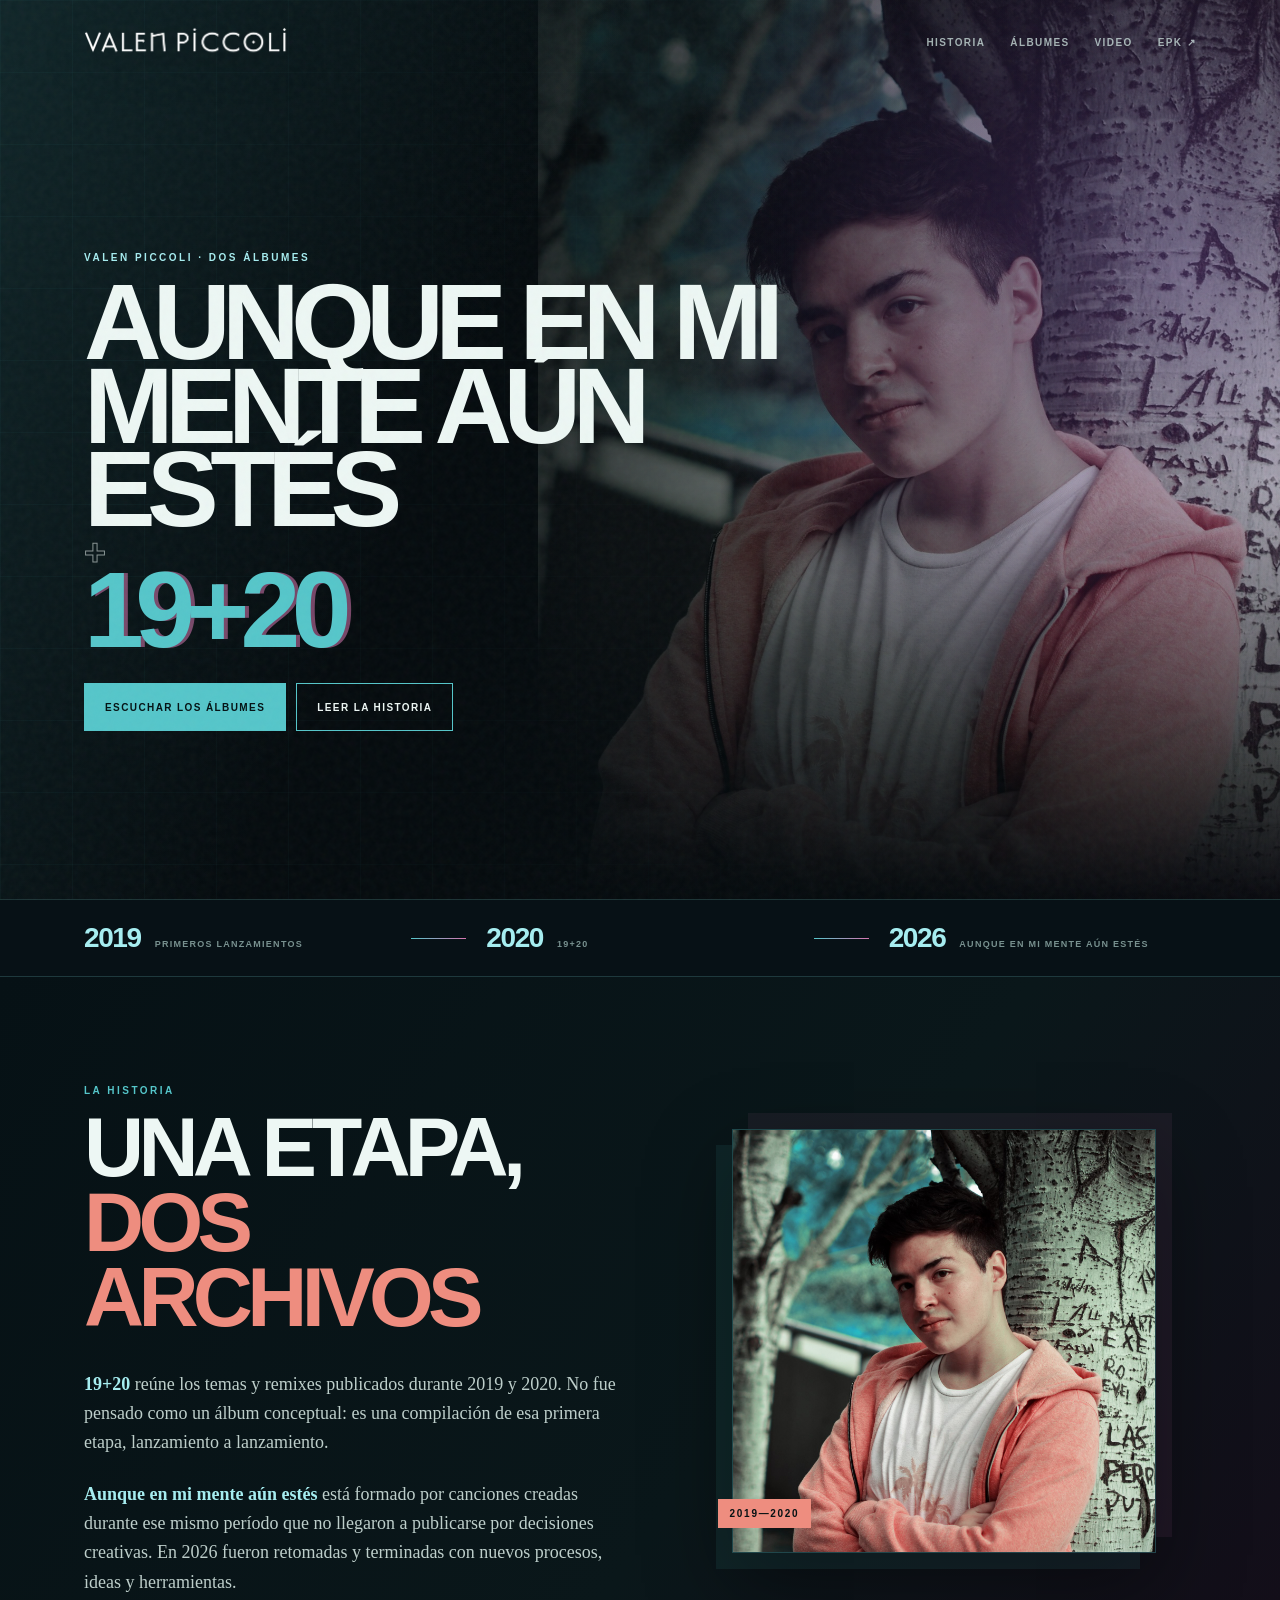
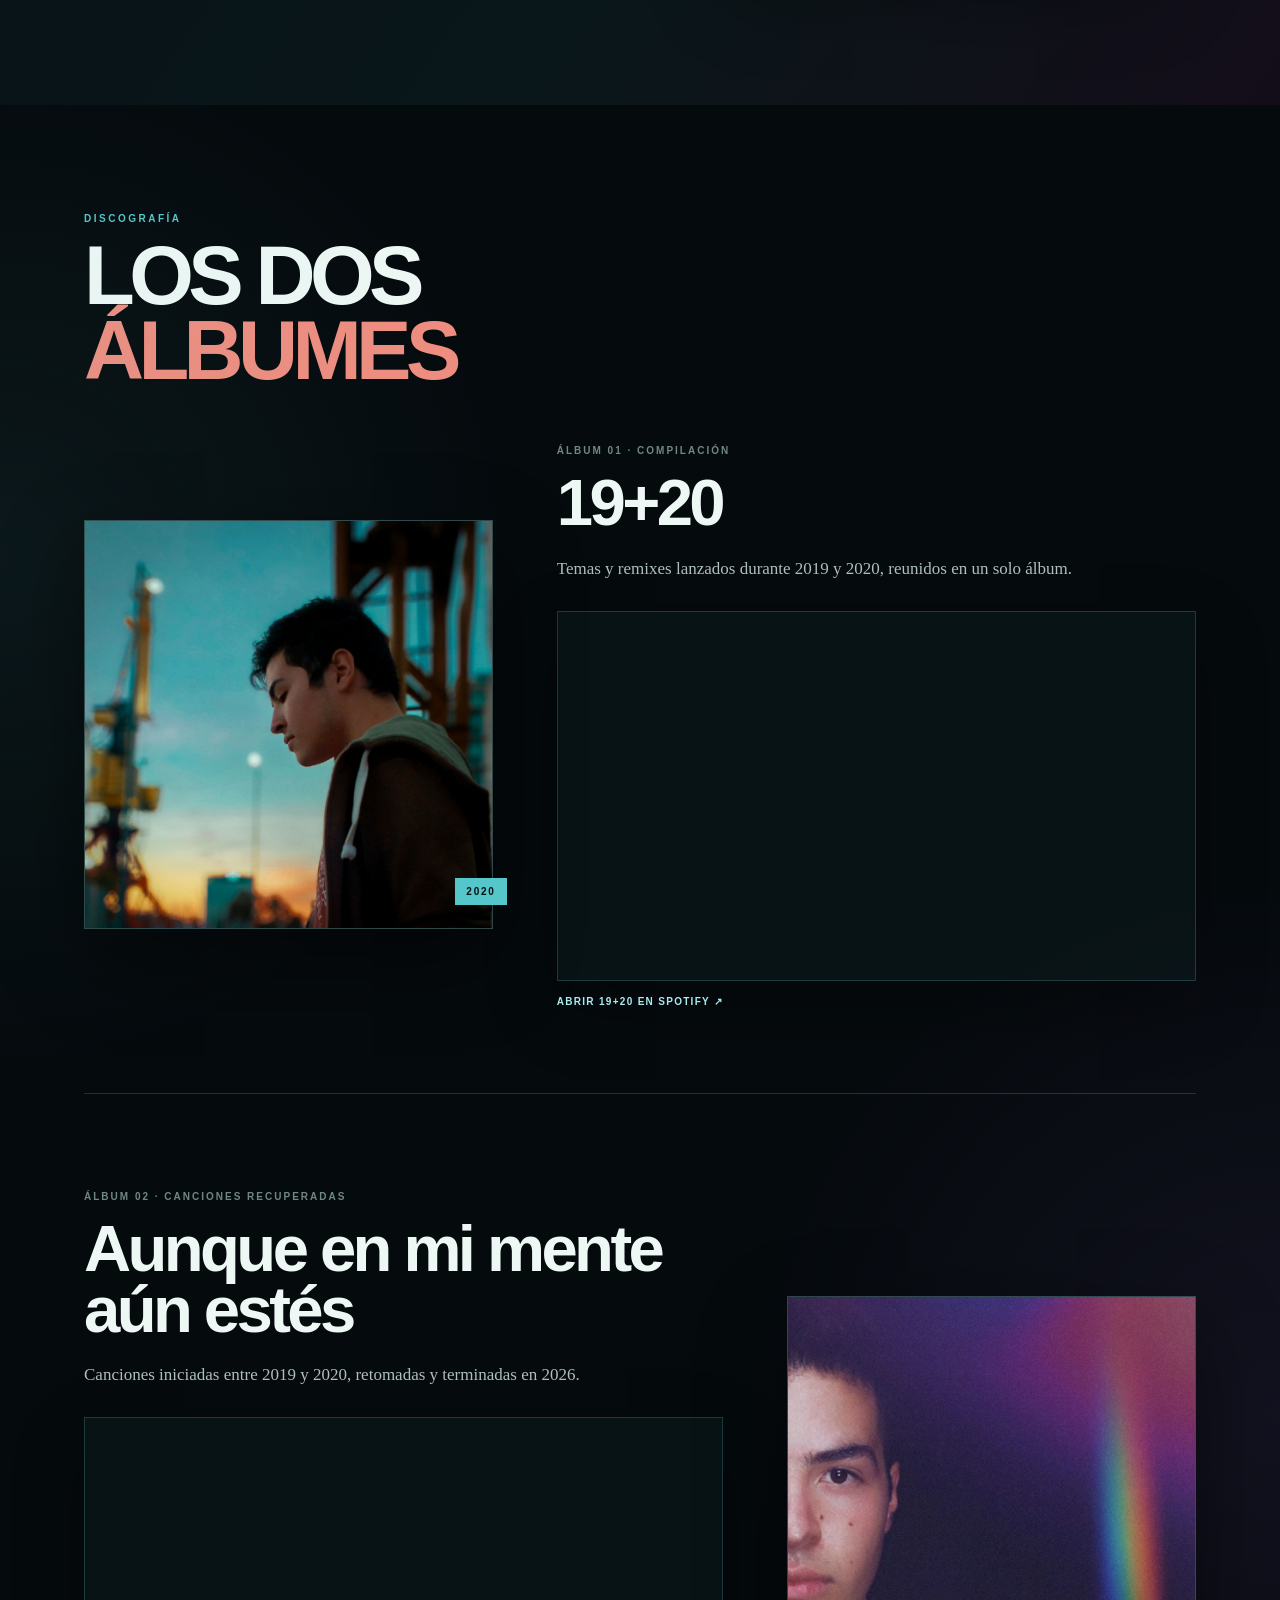
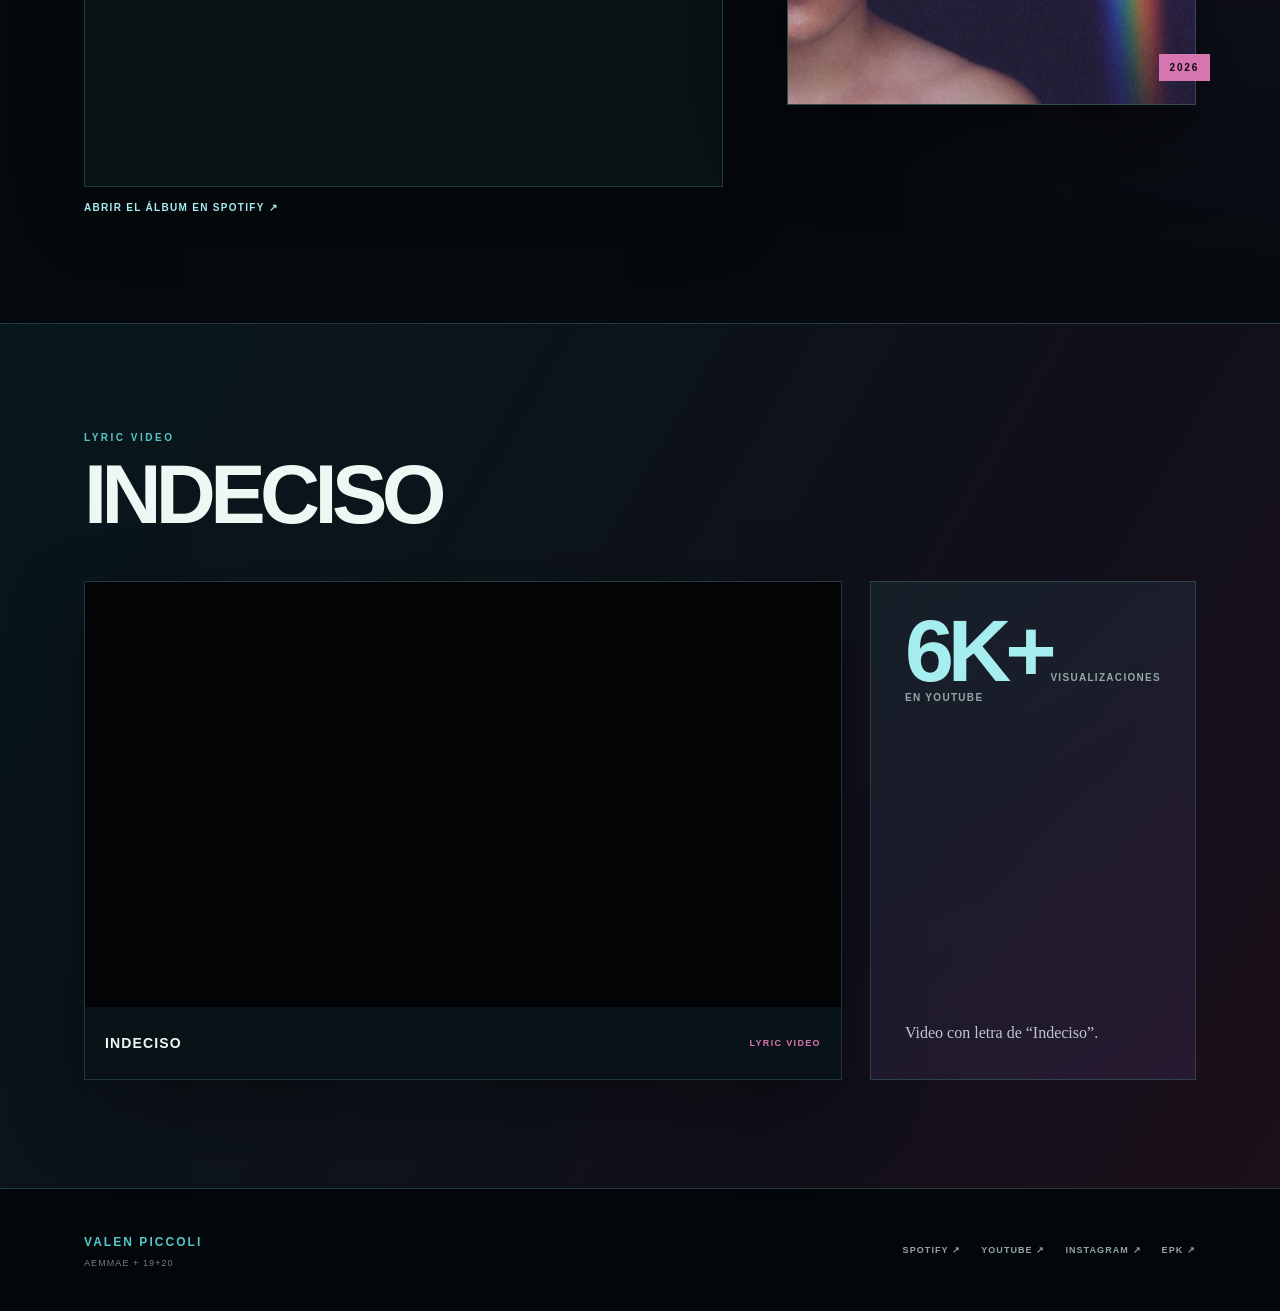
<file: aemmae/index.html>
<!doctype html>
<html lang="es-AR">
<head>
  <meta charset="utf-8">
  <meta name="viewport" content="width=device-width, initial-scale=1">
  <meta name="theme-color" content="#07161b">
  <meta name="description" content="Aunque en mi mente aún estés + 19+20, dos álbumes de Valen Piccoli conectados por canciones creadas entre 2019 y 2020.">
  <meta name="robots" content="index, follow, max-image-preview:large">
  <link rel="canonical" href="https://valenpiccoli.musica.ar/aemmae/">
  <meta property="og:type" content="music.album">
  <meta property="og:title" content="AEMMAE + 19+20 — Valen Piccoli">
  <meta property="og:description" content="Canciones publicadas entre 2019 y 2020, y otras recuperadas y terminadas en 2026.">
  <meta property="og:image" content="https://valenpiccoli.musica.ar/aemmae/cover-aemmae.jpg">
  <meta property="og:url" content="https://valenpiccoli.musica.ar/aemmae/">
  <meta name="twitter:card" content="summary_large_image">
  <title>AEMMAE + 19+20 — Valen Piccoli</title>
  <style>
    :root {
      color-scheme: dark;
      --ink: #050a0d;
      --deep: #07161b;
      --teal: #55c6ca;
      --teal-soft: #a6edf0;
      --violet: #8d59c7;
      --rose: #d576b0;
      --coral: #ee8d7f;
      --paper: #edf7f4;
      --muted: #9fb2b0;
      --line: rgba(119, 215, 214, .2);
      --max: 1180px;
      font-family: Inter, Arial, Helvetica, sans-serif;
    }
    * { box-sizing: border-box; }
    html { scroll-behavior: smooth; background: var(--ink); }
    body { margin: 0; min-width: 300px; overflow-x: hidden; background: var(--ink); color: var(--paper); }
    body::before { content: ""; position: fixed; inset: 0; z-index: 40; pointer-events: none; opacity: .04; background-image: url("data:image/svg+xml,%3Csvg viewBox='0 0 160 160' xmlns='http://www.w3.org/2000/svg'%3E%3Cfilter id='n'%3E%3CfeTurbulence type='fractalNoise' baseFrequency='.82' numOctaves='4' stitchTiles='stitch'/%3E%3C/filter%3E%3Crect width='100%25' height='100%25' filter='url(%23n)'/%3E%3C/svg%3E"); }
    a { color: inherit; text-decoration: none; }
    a:focus-visible { outline: 2px solid var(--coral); outline-offset: 5px; }
    img { display: block; max-width: 100%; height: auto; }
    .skip { position: absolute; top: -70px; left: 18px; z-index: 60; padding: 10px 14px; color: #000; background: #fff; }
    .skip:focus { top: 18px; }

    .site-head { position: absolute; z-index: 12; top: 0; left: 0; right: 0; width: min(var(--max), 100%); margin: auto; padding: 25px 34px; display: flex; align-items: center; justify-content: space-between; gap: 28px; }
    .artist img { width: 205px; filter: drop-shadow(0 8px 20px rgba(0,0,0,.58)); }
    .nav { display: flex; align-items: center; gap: 25px; color: #cee3df; font-size: 10px; font-weight: 800; letter-spacing: .14em; text-transform: uppercase; }
    .nav a { opacity: .76; transition: .2s ease; }
    .nav a:hover { color: var(--coral); opacity: 1; }

    .hero { min-height: 100svh; position: relative; display: grid; place-items: end start; isolation: isolate; overflow: hidden; border-bottom: 1px solid var(--line); }
    .hero-portrait { position: absolute; z-index: -4; inset: 0 0 0 42%; background: url(portrait-2019.jpg) center 32% / cover no-repeat; filter: saturate(.7) contrast(1.05); }
    .hero::before { content: ""; position: absolute; inset: 0; z-index: -3; background: linear-gradient(90deg, #050b0e 0%, rgba(5,11,14,.97) 32%, rgba(5,11,14,.42) 72%, rgba(20,7,18,.24)), linear-gradient(0deg, #050a0d 0%, transparent 46%, rgba(4,9,12,.38)); }
    .hero::after { content: ""; position: absolute; z-index: -2; inset: 0; background: linear-gradient(115deg, rgba(85,198,202,.14), transparent 38%), radial-gradient(circle at 92% 30%, rgba(141,89,199,.32), transparent 32rem); }
    .grid-lines { position: absolute; z-index: -1; inset: 0; opacity: .2; background-image: linear-gradient(rgba(85,198,202,.2) 1px, transparent 1px), linear-gradient(90deg, rgba(85,198,202,.2) 1px, transparent 1px); background-size: 72px 72px; mask-image: linear-gradient(90deg, black, transparent 72%); }
    .hero-inner { width: min(var(--max), 100%); margin: auto; padding: 160px 34px 76px; }
    .hero-label { margin: 0 0 18px; color: var(--teal-soft); font-size: 10px; font-weight: 900; letter-spacing: .25em; text-transform: uppercase; }
    .hero-title { max-width: 810px; margin: 0; font-size: clamp(50px, 8.4vw, 122px); line-height: .78; letter-spacing: -.08em; text-transform: uppercase; }
    .hero-title .aem { display: block; color: var(--paper); }
    .hero-title .plus { display: block; margin: .16em 0 .05em; color: transparent; -webkit-text-stroke: 1px rgba(238,247,244,.56); font-size: .35em; letter-spacing: .08em; }
    .hero-title .archive { display: block; color: var(--teal); text-shadow: 4px 0 rgba(213,118,176,.55); }
    .hero-copy { max-width: 600px; margin: 25px 0 0; color: #c5d4d1; font: 400 clamp(17px, 2vw, 22px)/1.48 Georgia, serif; }
    .hero-actions { display: flex; flex-wrap: wrap; gap: 10px; margin-top: 30px; }
    .btn { min-height: 48px; display: inline-flex; align-items: center; justify-content: center; padding: 0 20px; border: 1px solid var(--teal); color: var(--paper); font-size: 10px; font-weight: 900; letter-spacing: .14em; text-transform: uppercase; transition: .2s ease; }
    .btn.primary { background: var(--teal); color: #031113; }
    .btn:hover { translate: 0 -2px; border-color: var(--coral); background: var(--coral); color: #140908; }

    .era-strip { border-bottom: 1px solid var(--line); background: #071116; }
    .era-strip-inner { width: min(var(--max), 100%); margin: auto; padding: 22px 34px; display: grid; grid-template-columns: 1fr auto 1fr auto 1fr; align-items: center; gap: 20px; }
    .era { display: flex; align-items: baseline; gap: 14px; }
    .era strong { color: var(--teal-soft); font-size: 28px; letter-spacing: -.05em; }
    .era span { color: #78918f; font-size: 9px; font-weight: 800; letter-spacing: .14em; text-transform: uppercase; }
    .era-line { width: 55px; height: 1px; background: linear-gradient(90deg, var(--teal), var(--rose)); }

    .section { width: min(var(--max), 100%); margin: auto; padding: 108px 34px; }
    .eyebrow { margin: 0 0 15px; color: var(--teal); font-size: 10px; font-weight: 900; letter-spacing: .25em; text-transform: uppercase; }
    .section-title { margin: 0; max-width: 900px; color: var(--paper); font-size: clamp(42px, 6.5vw, 84px); line-height: .9; letter-spacing: -.068em; text-transform: uppercase; }
    .section-title em { color: var(--coral); font-style: normal; }

    .history { background: linear-gradient(125deg, #061115, #0a171a 58%, #140d19); }
    .history-grid { display: grid; grid-template-columns: 1.03fr .97fr; gap: 72px; align-items: center; }
    .history-copy { margin-top: 34px; display: grid; gap: 23px; }
    .history-copy p { margin: 0; color: #bdceca; font: 400 18px/1.62 Georgia, serif; }
    .history-copy strong { color: var(--teal-soft); }
    .portrait-card { position: relative; }
    .portrait-card img { width: 100%; aspect-ratio: 1; object-fit: cover; border: 1px solid rgba(85,198,202,.28); box-shadow: -16px 16px 0 rgba(85,198,202,.08), 16px -16px 0 rgba(213,118,176,.07), 0 30px 80px rgba(0,0,0,.45); }
    .portrait-card::after { content: "2019—2020"; position: absolute; left: -14px; bottom: 25px; padding: 9px 12px; color: #071214; background: var(--coral); font-size: 10px; font-weight: 900; letter-spacing: .17em; }

    .albums { position: relative; overflow: hidden; }
    .albums::before { content: ""; position: absolute; inset: 0; pointer-events: none; background: radial-gradient(circle at 0 25%, rgba(85,198,202,.08), transparent 32rem), radial-gradient(circle at 100% 72%, rgba(141,89,199,.1), transparent 34rem); }
    .album { position: relative; display: grid; grid-template-columns: .78fr 1.22fr; gap: 64px; align-items: center; padding: 52px 0 84px; border-bottom: 1px solid var(--line); }
    .album:last-child { padding-top: 92px; padding-bottom: 0; border-bottom: 0; }
    .album.reverse { grid-template-columns: 1.22fr .78fr; }
    .album.reverse .album-cover { order: 2; }
    .album-cover { position: relative; }
    .album-cover img { width: 100%; aspect-ratio: 1; object-fit: cover; border: 1px solid rgba(156,231,231,.28); box-shadow: 0 30px 80px rgba(0,0,0,.48); }
    .album-aem .album-cover img { object-position: left center; }
    .album-cover::after { position: absolute; right: -14px; bottom: 24px; padding: 8px 11px; color: #071113; background: var(--teal); font-size: 10px; font-weight: 900; letter-spacing: .18em; }
    .album-1920 .album-cover::after { content: "2020"; }
    .album-aem .album-cover::after { content: "2026"; background: var(--rose); color: #160a14; }
    .album-number { color: #6f8785; font-size: 10px; font-weight: 900; letter-spacing: .2em; text-transform: uppercase; }
    .album h3 { margin: 14px 0 0; color: var(--paper); font-size: clamp(37px, 5.1vw, 66px); line-height: .94; letter-spacing: -.055em; }
    .album p { max-width: 650px; margin: 22px 0 0; color: #aebfbc; font: 400 17px/1.58 Georgia, serif; }
    .spotify { margin-top: 28px; padding: 8px; border: 1px solid var(--line); background: rgba(85,198,202,.045); box-shadow: 0 26px 65px rgba(0,0,0,.3); }
    .spotify iframe { display: block; width: 100%; height: 352px; border: 0; border-radius: 3px; }
    .spotify-link { display: inline-flex; margin-top: 15px; color: var(--teal-soft); font-size: 10px; font-weight: 900; letter-spacing: .13em; text-transform: uppercase; }

    .video-section { border-block: 1px solid var(--line); background: linear-gradient(120deg, #07171b, #11101a 68%, #1c101a); }
    .video-grid { margin-top: 48px; display: grid; grid-template-columns: 1.45fr .55fr; gap: 28px; align-items: stretch; }
    .video-card { margin: 0; overflow: hidden; border: 1px solid var(--line); background: #081217; box-shadow: 0 28px 70px rgba(0,0,0,.35); }
    .video-card iframe { display: block; width: 100%; aspect-ratio: 16/9; border: 0; background: #020405; }
    .video-card figcaption { min-height: 72px; padding: 18px 20px; display: flex; align-items: center; justify-content: space-between; gap: 20px; }
    .video-card strong { font-size: 14px; letter-spacing: .08em; text-transform: uppercase; }
    .video-card span { color: var(--rose); font-size: 9px; font-weight: 900; letter-spacing: .15em; text-transform: uppercase; }
    .video-note { min-height: 100%; padding: 34px; display: flex; flex-direction: column; justify-content: space-between; border: 1px solid var(--line); background: linear-gradient(155deg, rgba(85,198,202,.08), rgba(141,89,199,.12)); }
    .video-note strong { color: var(--teal-soft); font-size: clamp(54px, 7vw, 88px); line-height: .8; letter-spacing: -.07em; }
    .video-note span { margin-top: 12px; color: #93a9a6; font-size: 10px; font-weight: 800; line-height: 1.5; letter-spacing: .13em; text-transform: uppercase; }
    .video-note p { margin: 50px 0 0; color: #bac9c6; font: 400 16px/1.55 Georgia, serif; }

    .footer { background: #030709; }
    .footer-inner { width: min(var(--max), 100%); margin: auto; padding: 43px 34px; display: flex; align-items: center; justify-content: space-between; gap: 28px; }
    .footer strong { color: var(--teal); font-size: 12px; letter-spacing: .17em; text-transform: uppercase; }
    .footer small { display: block; margin-top: 8px; color: #708481; font-size: 9px; letter-spacing: .12em; text-transform: uppercase; }
    .footer-links { display: flex; flex-wrap: wrap; justify-content: flex-end; gap: 20px; color: #91a6a3; font-size: 9px; font-weight: 900; letter-spacing: .12em; text-transform: uppercase; }
    .footer-links a:hover { color: var(--coral); }

    @media (max-width: 820px) {
      .site-head { padding: 20px; }
      .artist img { width: 165px; }
      .nav a:not(:last-child) { display: none; }
      .hero-portrait { inset: 0; opacity: .48; background-position: 62% 32%; }
      .hero::before { background: linear-gradient(90deg, rgba(5,11,14,.96), rgba(5,11,14,.54)), linear-gradient(0deg, #050a0d, transparent 58%); }
      .hero-inner { padding: 136px 20px 65px; }
      .hero-title { font-size: clamp(48px, 18vw, 78px); }
      .era-strip-inner { padding: 18px 20px; grid-template-columns: 1fr; gap: 10px; }
      .era-line { width: 100%; opacity: .35; }
      .section { padding: 78px 20px; }
      .history-grid, .album, .album.reverse, .video-grid { grid-template-columns: 1fr; gap: 48px; }
      .portrait-card, .album-cover { width: min(500px, 91vw); margin: auto; }
      .album.reverse .album-cover { order: initial; }
      .album { padding: 35px 0 70px; }
      .album:last-child { padding-top: 70px; }
      .video-note { min-height: 270px; }
      .footer-inner { flex-direction: column; align-items: flex-start; }
      .footer-links { justify-content: flex-start; }
    }
    @media (prefers-reduced-motion: reduce) { html { scroll-behavior: auto; } * { transition: none !important; } }
  </style>
</head>
<body>
  <a class="skip" href="#historia">Ir al contenido</a>
  <header class="site-head">
    <a class="artist" href="https://valenpiccoli.musica.ar/" aria-label="Ir al sitio oficial de Valen Piccoli"><img src="logo-valen.png" alt="Valen Piccoli"></a>
    <nav class="nav" aria-label="Navegación principal">
      <a href="#historia">Historia</a>
      <a href="#albumes">Álbumes</a>
      <a href="#video">Video</a>
      <a href="https://valenpiccoli.musica.ar/epk/">EPK ↗</a>
    </nav>
  </header>

  <main>
    <section class="hero" aria-label="Aunque en mi mente aún estés y 19+20">
      <div class="hero-portrait" aria-hidden="true"></div>
      <div class="grid-lines" aria-hidden="true"></div>
      <div class="hero-inner">
        <p class="hero-label">Valen Piccoli · Dos álbumes</p>
        <h1 class="hero-title"><span class="aem">Aunque en mi mente aún estés</span><span class="plus">+</span><span class="archive">19+20</span></h1>
        <div class="hero-actions">
          <a class="btn primary" href="#albumes">Escuchar los álbumes</a>
          <a class="btn" href="#historia">Leer la historia</a>
        </div>
      </div>
    </section>

    <div class="era-strip" aria-label="Cronología">
      <div class="era-strip-inner">
        <div class="era"><strong>2019</strong><span>Primeros lanzamientos</span></div><div class="era-line"></div>
        <div class="era"><strong>2020</strong><span>19+20</span></div><div class="era-line"></div>
        <div class="era"><strong>2026</strong><span>Aunque en mi mente aún estés</span></div>
      </div>
    </div>

    <section class="history" id="historia">
      <div class="section history-grid">
        <div>
          <p class="eyebrow">La historia</p>
          <h2 class="section-title">Una etapa,<br><em>dos archivos</em></h2>
          <div class="history-copy">
            <p><strong>19+20</strong> reúne los temas y remixes publicados durante 2019 y 2020. No fue pensado como un álbum conceptual: es una compilación de esa primera etapa, lanzamiento a lanzamiento.</p>
            <p><strong>Aunque en mi mente aún estés</strong> está formado por canciones creadas durante ese mismo período que no llegaron a publicarse por decisiones creativas. En 2026 fueron retomadas y terminadas con nuevos procesos, ideas y herramientas.</p>
          </div>
        </div>
        <figure class="portrait-card"><img src="portrait-2019.jpg" alt="Retrato de Valen Piccoli durante la etapa 2019–2020" width="1600" height="1600"></figure>
      </div>
    </section>

    <section class="albums" id="albumes">
      <div class="section">
        <p class="eyebrow">Discografía</p>
        <h2 class="section-title">Los dos<br><em>álbumes</em></h2>

        <article class="album album-1920">
          <div class="album-cover"><img src="cover-19-20.jpg" alt="Portada de 19+20 de Valen Piccoli" width="1900" height="1900"></div>
          <div>
            <span class="album-number">Álbum 01 · Compilación</span>
            <h3>19+20</h3>
            <p>Temas y remixes lanzados durante 2019 y 2020, reunidos en un solo álbum.</p>
            <div class="spotify"><iframe title="19+20 de Valen Piccoli en Spotify" src="https://open.spotify.com/embed/album/0iOZRG6UWWJFFMjCPpfxel?utm_source=generator&theme=0" loading="lazy" allow="autoplay; clipboard-write; encrypted-media; fullscreen; picture-in-picture"></iframe></div>
            <a class="spotify-link" href="https://open.spotify.com/intl-es/album/0iOZRG6UWWJFFMjCPpfxel" target="_blank" rel="noopener noreferrer">Abrir 19+20 en Spotify ↗</a>
          </div>
        </article>

        <article class="album album-aem reverse">
          <div class="album-cover"><img src="cover-aemmae.jpg" alt="Portada de Aunque en mi mente aún estés de Valen Piccoli" width="1900" height="1900"></div>
          <div>
            <span class="album-number">Álbum 02 · Canciones recuperadas</span>
            <h3>Aunque en mi mente aún estés</h3>
            <p>Canciones iniciadas entre 2019 y 2020, retomadas y terminadas en 2026.</p>
            <div class="spotify"><iframe title="Aunque en mi mente aún estés de Valen Piccoli en Spotify" src="https://open.spotify.com/embed/album/5kr1hyBUV20buqXwfUPo5n?utm_source=generator&theme=0" loading="lazy" allow="autoplay; clipboard-write; encrypted-media; fullscreen; picture-in-picture"></iframe></div>
            <a class="spotify-link" href="https://open.spotify.com/intl-es/album/5kr1hyBUV20buqXwfUPo5n" target="_blank" rel="noopener noreferrer">Abrir el álbum en Spotify ↗</a>
          </div>
        </article>
      </div>
    </section>

    <section class="video-section" id="video">
      <div class="section">
        <p class="eyebrow">Lyric video</p>
        <h2 class="section-title">Indeciso</h2>
        <div class="video-grid">
          <figure class="video-card">
            <iframe title="Indeciso — lyric video" src="https://www.youtube.com/embed/rkTGafzhkvA?rel=0" loading="lazy" allow="accelerometer; autoplay; clipboard-write; encrypted-media; gyroscope; picture-in-picture; web-share" allowfullscreen></iframe>
            <figcaption><strong>INDECISO</strong><span>Lyric Video</span></figcaption>
          </figure>
          <aside class="video-note" aria-label="Rendimiento del video">
            <div><strong>6K+</strong><span>Visualizaciones en YouTube</span></div>
            <p>Video con letra de “Indeciso”.</p>
          </aside>
        </div>
      </div>
    </section>
  </main>

  <footer class="footer">
    <div class="footer-inner">
      <div><strong>Valen Piccoli</strong><small>AEMMAE + 19+20</small></div>
      <div class="footer-links">
        <a href="https://open.spotify.com/intl-es/artist/1BG4eYjmjs4ekJtvbGXePK" target="_blank" rel="noopener noreferrer">Spotify ↗</a>
        <a href="https://www.youtube.com/@ValenPiccoli" target="_blank" rel="noopener noreferrer">YouTube ↗</a>
        <a href="https://www.instagram.com/valenpiccoli/" target="_blank" rel="noopener noreferrer">Instagram ↗</a>
        <a href="https://valenpiccoli.musica.ar/epk/">EPK ↗</a>
      </div>
    </div>
  </footer>
</body>
</html>
</file>
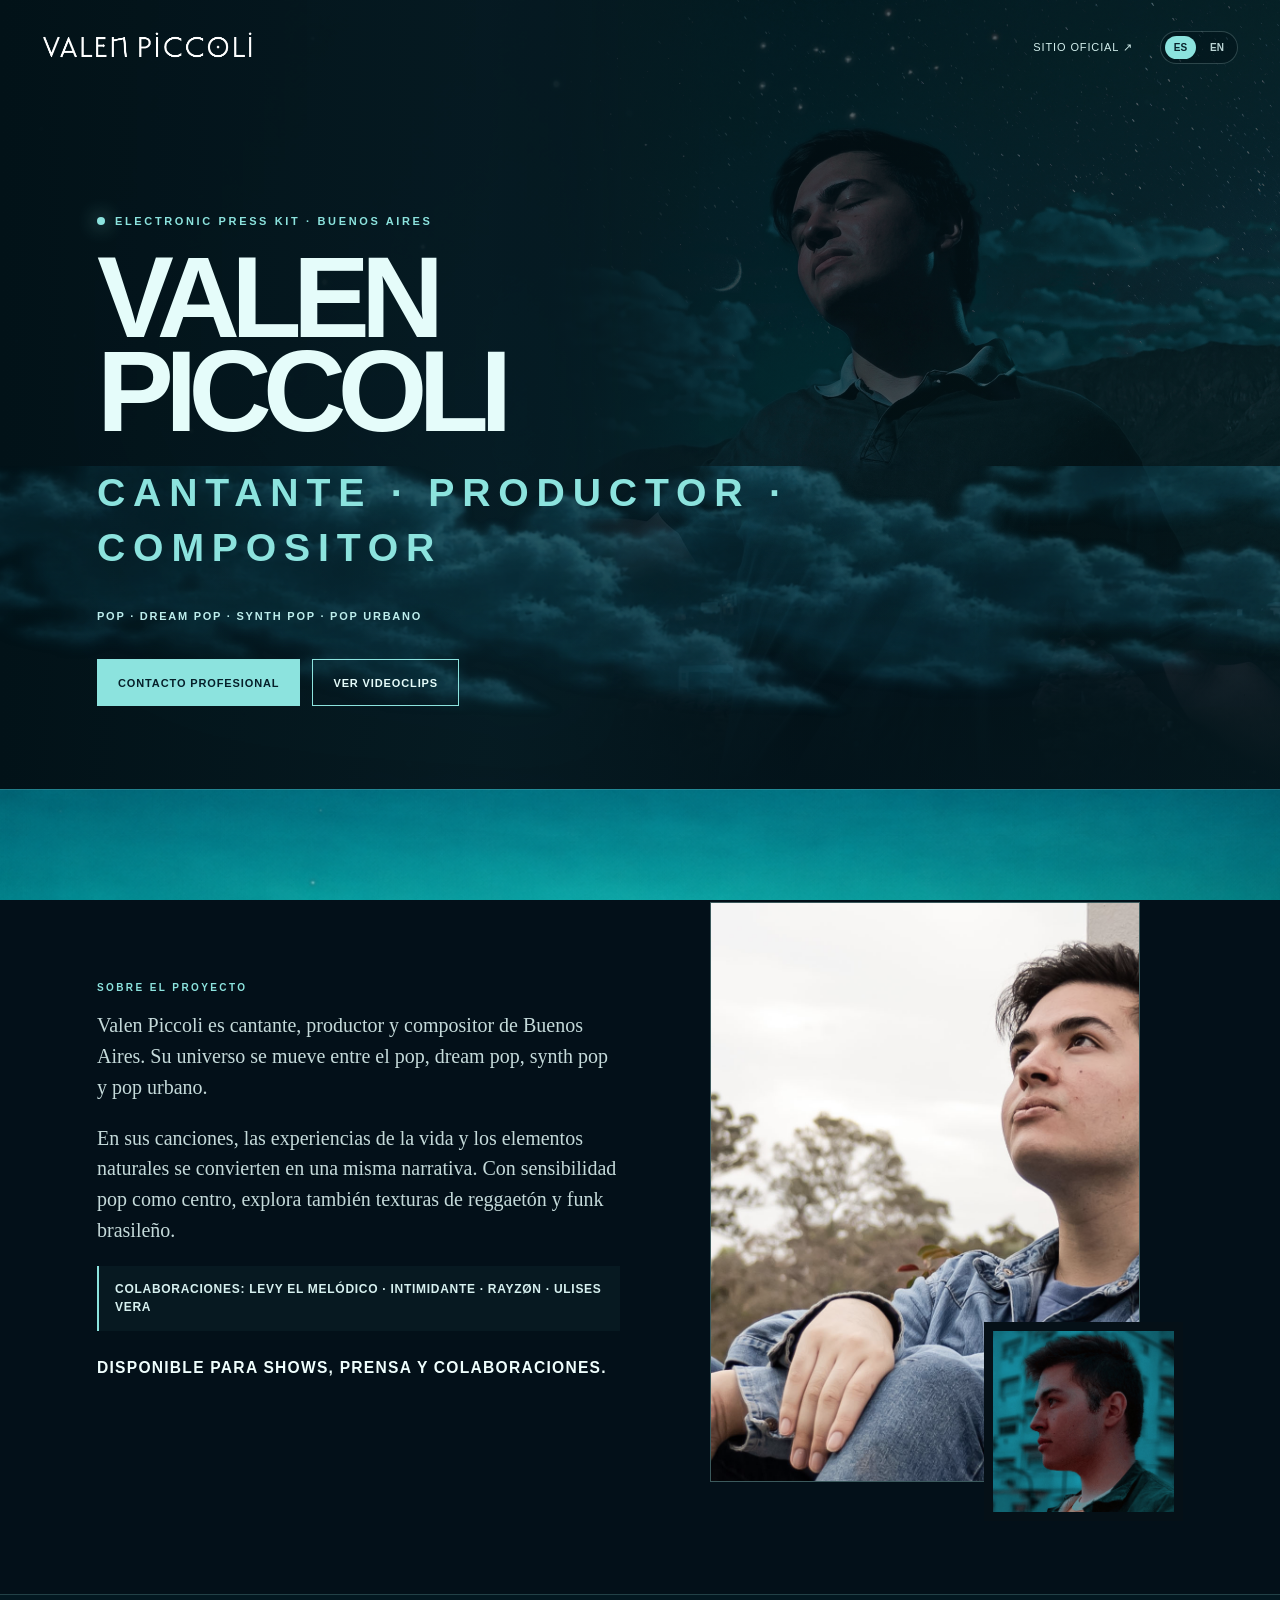
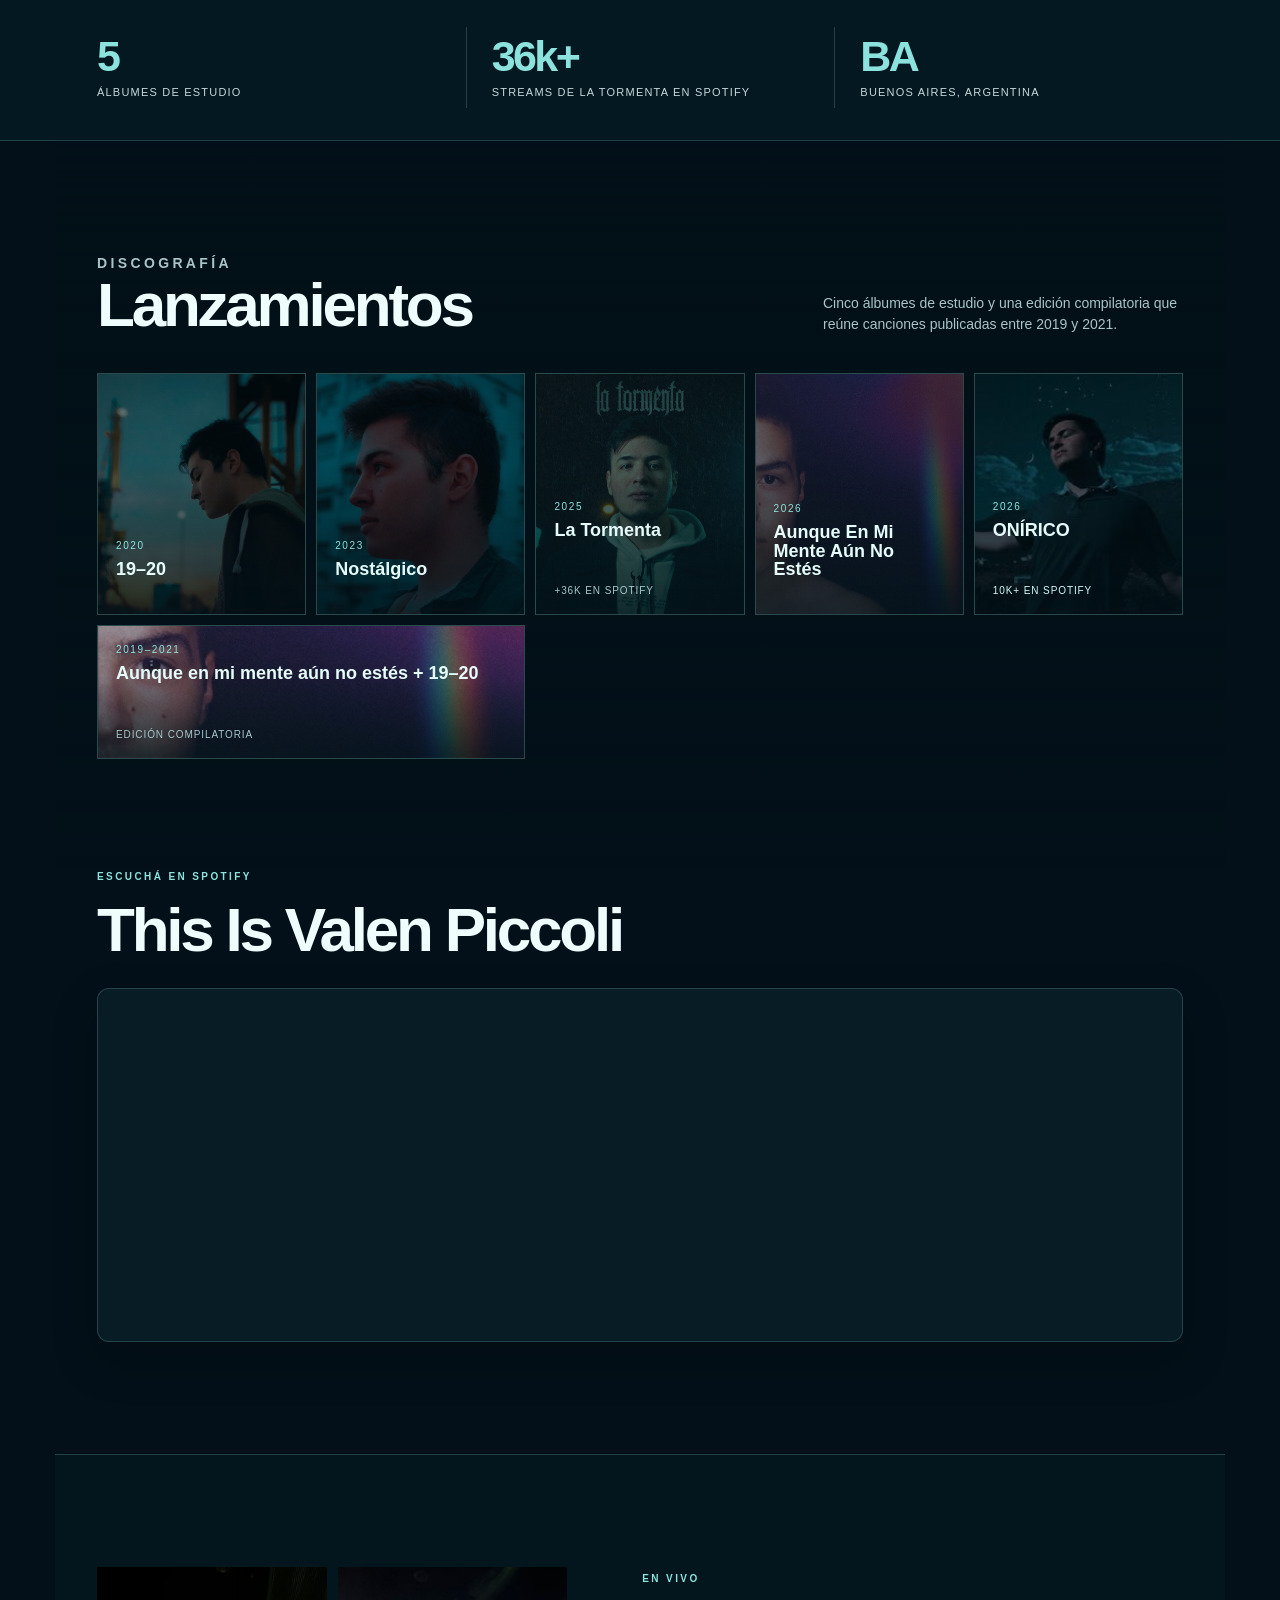
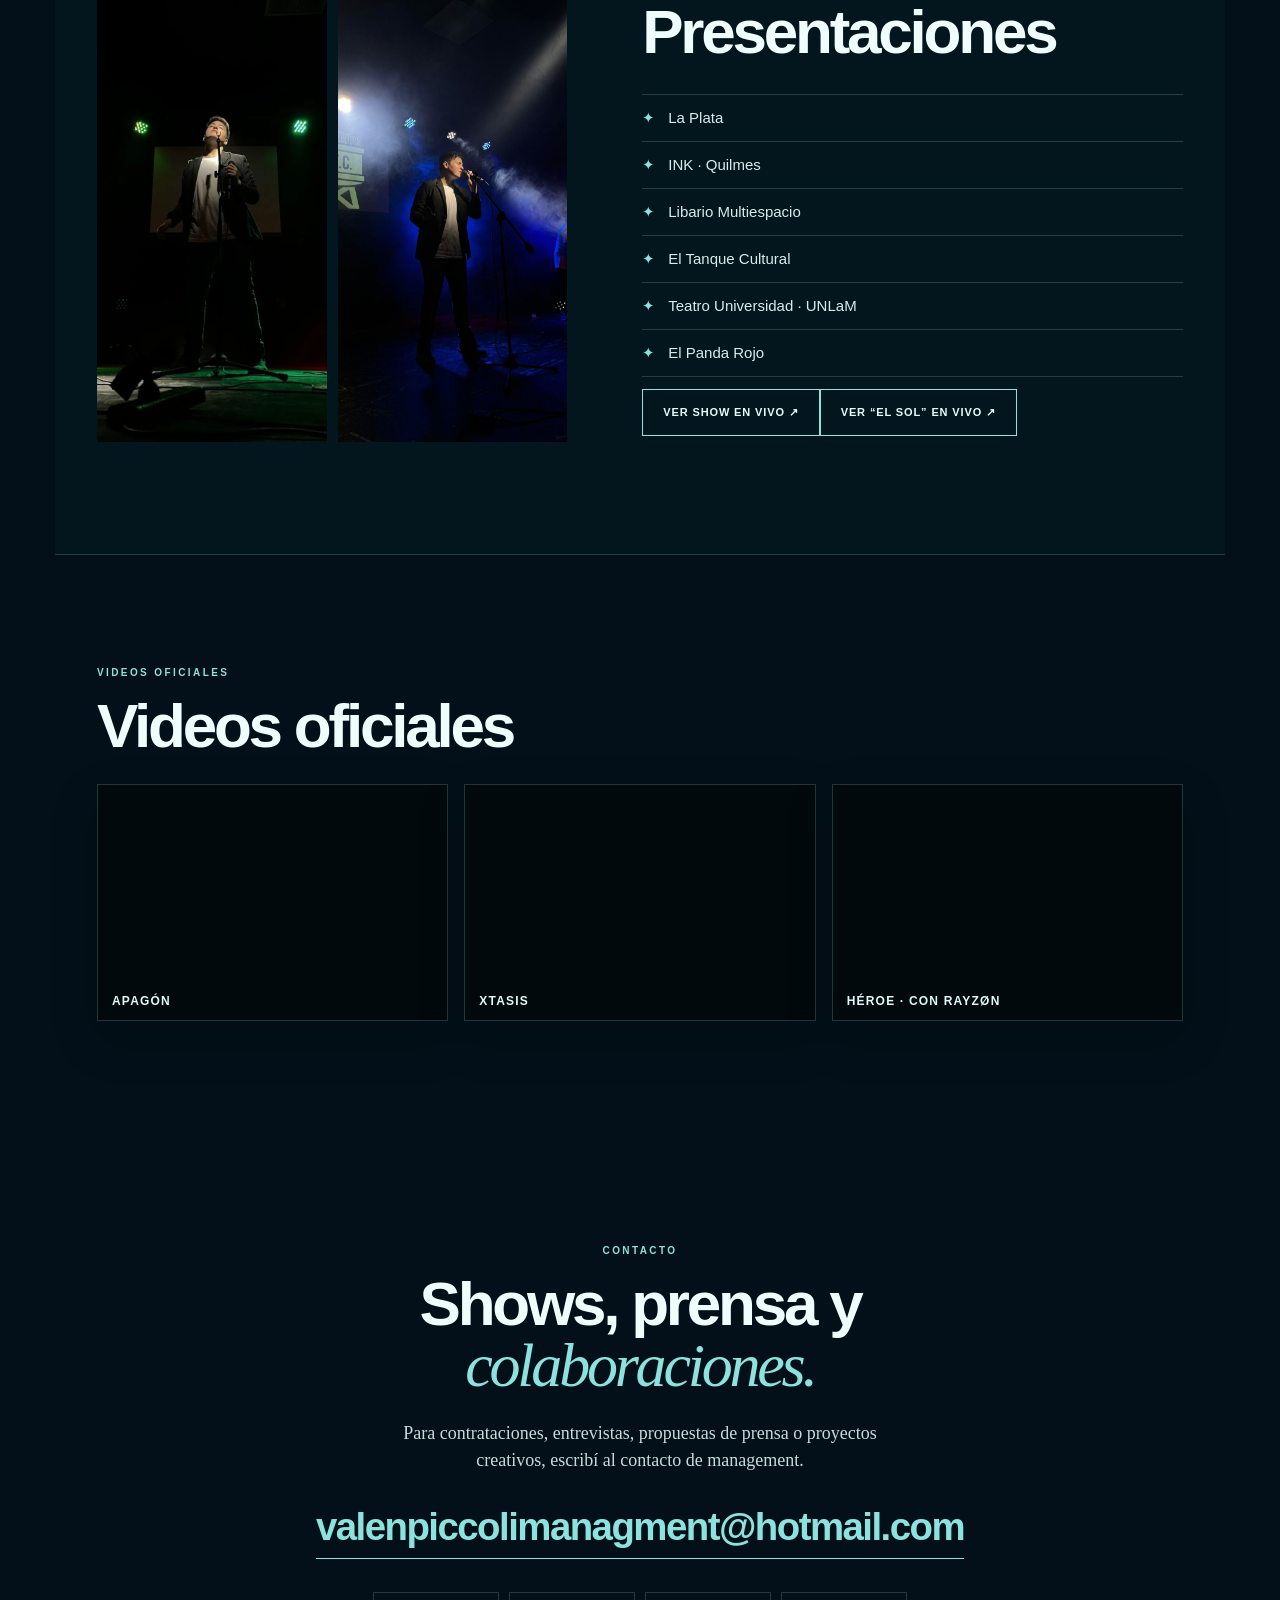
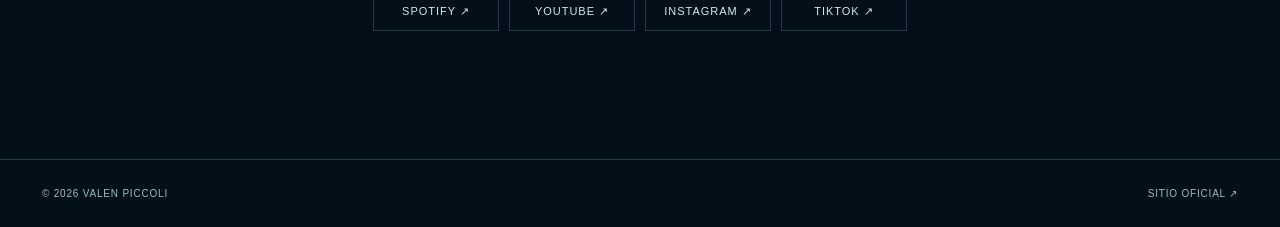
<file: epk/index.html>
<!doctype html>
<html lang="es-AR">
<head>
  <meta charset="utf-8">
  <meta name="viewport" content="width=device-width, initial-scale=1">
  <meta name="theme-color" content="#061b25">
  <meta name="description" content="EPK oficial de Valen Piccoli: cantante, productor y compositor de Buenos Aires.">
  <meta name="robots" content="index, follow, max-image-preview:large">
  <link rel="canonical" href="https://valenpiccoli.musica.ar/epk/">
  <meta property="og:type" content="website">
  <meta property="og:title" content="Valen Piccoli — EPK">
  <meta property="og:description" content="Pop atmosférico desde Buenos Aires. Shows, prensa y colaboraciones.">
  <meta property="og:image" content="https://valenpiccoli.musica.ar/epk/hero-onirico.jpg">
  <meta property="og:url" content="https://valenpiccoli.musica.ar/epk/">
  <meta name="twitter:card" content="summary_large_image">
  <title>Valen Piccoli — EPK</title>
  <link rel="icon" type="image/svg+xml" href="../onirico/favicon.svg">
  <link rel="preload" as="image" href="hero-onirico.jpg">
  <style>
    :root{--ink:#06141b;--night:#031019;--teal:#0c6675;--aqua:#8ce3de;--ice:#e5fcfa;--mist:#a9c5c7;--line:rgba(159,228,223,.20);--gold:#efdfb2;font-family:Arial,Helvetica,sans-serif;color-scheme:dark}*{box-sizing:border-box}html{scroll-behavior:smooth}body{margin:0;min-width:300px;background:var(--night);color:var(--ice);overflow-x:hidden}body:before{content:"";position:fixed;inset:0;z-index:-3;background:#031019 url(sky.png) center top/cover no-repeat}body:after{content:"";position:fixed;inset:0;z-index:-2;opacity:.56;background:url(stars.png) center top/1500px auto repeat-y;pointer-events:none}a{color:inherit;text-decoration:none}button{font:inherit}button,a{outline:none}button:focus-visible,a:focus-visible{outline:2px solid var(--aqua);outline-offset:5px}.skip{position:absolute;top:-80px;left:12px;z-index:10;background:white;color:#06141b;padding:10px 13px}.skip:focus{top:12px}
    .top{position:absolute;z-index:3;top:0;left:0;right:0;max-width:1320px;margin:auto;padding:29px 42px;display:flex;align-items:center;justify-content:space-between;gap:20px}.brand{width:213px;height:auto;display:block}.head-right{display:flex;align-items:center;gap:27px;font-size:11px;letter-spacing:.08em;text-transform:uppercase}.head-right a{color:#d2eeec}.head-right a:hover{color:#fff}.language{display:flex;gap:5px;padding:4px;border:1px solid #cffaf733;border-radius:99px;background:#0010176b}.language button{cursor:pointer;border:0;border-radius:99px;padding:6px 9px;background:transparent;color:#bad4d4;font-size:10px;font-weight:700}.language button[aria-pressed="true"]{color:#08202a;background:var(--aqua)}
    .hero{min-height:790px;position:relative;display:flex;align-items:flex-end;overflow:hidden;border-bottom:1px solid var(--line);isolation:isolate}.hero:before{content:"";position:absolute;inset:0;z-index:-1;background:linear-gradient(90deg,#021218 0%,#061b22e8 38%,#03151ba1 63%,#061b20a6),linear-gradient(0deg,#031019 0%,transparent 46%)}.hero:after{content:"";position:absolute;inset:auto -6% -5%;height:46%;z-index:-1;background:url(clouds.png) bottom center/130% auto no-repeat;opacity:.32;pointer-events:none}.hero-photo{position:absolute;inset:0 0 0 39%;z-index:-2;background:linear-gradient(90deg,#071c22 0%,transparent 28%),url(hero-onirico.jpg) center 36%/cover no-repeat;opacity:.92;mask-image:linear-gradient(90deg,transparent,black 16%,black);-webkit-mask-image:linear-gradient(90deg,transparent,black 16%,black)}.hero-inner{width:min(1170px,100%);margin:0 auto;padding:185px 42px 83px;position:relative}.eyebrow{display:flex;align-items:center;gap:10px;margin:0 0 24px;color:var(--aqua);font-size:11px;letter-spacing:.24em;font-weight:700;text-transform:uppercase}.eyebrow:before{content:"";width:8px;height:8px;border-radius:50%;background:var(--aqua);box-shadow:0 0 19px var(--aqua)}h1{max-width:760px;margin:0;font-size:clamp(66px,9vw,130px);line-height:.81;letter-spacing:-.075em;font-weight:700;text-transform:uppercase}.hero-title-sub{display:block;color:var(--aqua);font-size:.34em;letter-spacing:.20em;line-height:1.4;margin-top:28px}.hero-text{max-width:510px;margin:32px 0 0;color:#d1e2e1;font:400 clamp(17px,2vw,21px)/1.42 Georgia,serif}.hero-actions{display:flex;flex-wrap:wrap;gap:12px;margin-top:35px}.button{display:inline-flex;align-items:center;justify-content:center;gap:10px;min-height:47px;padding:0 20px;border:1px solid var(--aqua);font-size:11px;font-weight:700;letter-spacing:.08em;text-transform:uppercase;transition:.2s}.button.primary{background:var(--aqua);color:#06202a}.button:hover{transform:translateY(-2px);background:#e9ffff;color:#04202a}.scroll-note{position:absolute;right:43px;bottom:41px;font-size:10px;letter-spacing:.15em;color:#bedbda;text-transform:uppercase;writing-mode:vertical-rl}.scroll-note:after{content:"";display:block;height:45px;width:1px;margin:11px auto 0;background:var(--aqua)}
    main{position:relative}.section{width:min(1170px,100%);margin:auto;padding:112px 42px;position:relative}.section-tag{margin:0 0 17px;color:var(--aqua);font-size:10px;font-weight:700;letter-spacing:.24em;text-transform:uppercase}.section-title{max-width:785px;margin:0;color:#effefd;font-size:clamp(35px,5vw,62px);line-height:.99;letter-spacing:-.052em}.section-title em{font-family:Georgia,serif;color:var(--aqua);font-weight:400}.two-col{display:grid;grid-template-columns:1.05fr .95fr;gap:90px;align-items:center}.bio-copy{max-width:620px;color:#c5dada;font:400 20px/1.54 Georgia,serif}.bio-copy p{margin:0 0 20px}.bio-copy strong{font-family:Arial,Helvetica,sans-serif;color:#effefd;font-size:.78em;letter-spacing:.08em;text-transform:uppercase}.portrait-pair{position:relative;min-height:580px}.portrait-main{position:absolute;inset:0 9% 0 0;width:91%;height:100%;object-fit:cover;object-position:center;border:1px solid #a1f0e355;filter:saturate(.86)}.portrait-small{position:absolute;right:0;bottom:-39px;width:42%;aspect-ratio:1;object-fit:cover;object-position:center;border:9px solid var(--night);filter:saturate(.82)}
    .facts{border-block:1px solid var(--line);background:#05212a80}.facts-inner{width:min(1170px,100%);margin:auto;padding:32px 42px;display:grid;grid-template-columns:repeat(3,1fr);gap:20px}.fact{padding:8px 25px;border-left:1px solid var(--line)}.fact:first-child{border-left:0;padding-left:0}.fact-number{display:block;color:var(--aqua);font-size:43px;line-height:1;font-weight:700;letter-spacing:-.06em}.fact-label{display:block;margin-top:7px;color:#c5dada;font-size:11px;letter-spacing:.11em;text-transform:uppercase;line-height:1.35}
    .release-section{background:linear-gradient(180deg,transparent,#011017a8 20%,transparent)}.release-head{display:flex;justify-content:space-between;align-items:end;gap:35px;margin-bottom:38px}.release-head p{max-width:360px;margin:0;color:var(--mist);font-size:14px;line-height:1.5}.release-grid{display:grid;grid-template-columns:repeat(5,1fr);gap:10px}.release{min-height:242px;position:relative;display:flex;flex-direction:column;justify-content:flex-end;overflow:hidden;padding:18px;border:1px solid #a2f1e340;background:linear-gradient(180deg,transparent,#021219 75%)}.release:before{content:"";position:absolute;inset:0;z-index:-1;background:linear-gradient(180deg,#001c23aa,transparent 80%),url(la-tormenta.jpg) center/cover;opacity:.6;transition:.3s}.release:nth-child(2):before,.release:nth-child(5):before{background-image:linear-gradient(180deg,#042c34a8,transparent 80%),url(hero-onirico.jpg)}.release:hover:before{transform:scale(1.07);opacity:.85}.release-year{font-size:10px;color:var(--aqua);letter-spacing:.16em}.release-title{margin-top:9px;font-size:18px;line-height:1.02;font-weight:700}.release-note{margin-top:28px;color:#a7c6c8;font-size:10px;letter-spacing:.09em;text-transform:uppercase}.release-collection{grid-column:span 2;min-height:auto;background:#0c2930}.release-collection:before{background:radial-gradient(circle at 0 100%,#20d6d155,transparent 54%),linear-gradient(140deg,#092d36,#041419);opacity:1}
    .live{background:#03151d;border-block:1px solid var(--line)}.live-grid{display:grid;grid-template-columns:1fr 1.15fr;gap:75px;align-items:center}.live-photos{display:grid;grid-template-columns:1fr 1fr;gap:11px}.live-photos img{width:100%;height:475px;display:block;object-fit:cover;filter:saturate(.9)}.live-photos img:first-child{object-position:center}.live-list{list-style:none;padding:0;margin:31px 0 0;border-top:1px solid var(--line)}.live-list li{padding:14px 0;border-bottom:1px solid var(--line);color:#d7edec;font-size:15px}.live-list li:before{content:"✦";display:inline-block;width:26px;color:var(--aqua)}
    .media-grid{display:grid;grid-template-columns:1.1fr .9fr;gap:70px;align-items:end}.video-list{display:grid;gap:9px}.video{display:flex;align-items:center;gap:17px;min-height:74px;border:1px solid var(--line);padding:13px 17px;transition:.2s}.video:hover{border-color:var(--aqua);background:#89e3e20a;transform:translateX(3px)}.play{width:34px;height:34px;display:grid;place-items:center;flex:none;border-radius:50%;background:#ff4e5d;color:#fff;font-size:14px}.video-name{flex:1;font-size:15px;font-weight:700}.video-meta{font-size:10px;color:var(--mist);text-transform:uppercase;letter-spacing:.12em}.media-image{height:365px;position:relative;overflow:hidden}.media-image img{width:100%;height:100%;object-fit:cover;object-position:center 40%;filter:saturate(.85)}.media-image:after{content:"";position:absolute;inset:0;background:linear-gradient(90deg,transparent,#02101955)}
    .contact{padding-bottom:128px;text-align:center}.contact .section-title{margin-inline:auto}.contact-copy{max-width:545px;margin:23px auto 31px;color:#c4dcdb;font:400 18px/1.5 Georgia,serif}.mail{display:inline-block;color:var(--aqua);font-size:clamp(21px,3vw,39px);font-weight:700;letter-spacing:-.04em;border-bottom:1px solid var(--aqua);padding-bottom:9px}.socials{display:flex;justify-content:center;flex-wrap:wrap;gap:10px;margin-top:33px}.socials a{min-width:126px;padding:12px;border:1px solid var(--line);font-size:11px;letter-spacing:.09em;text-transform:uppercase;color:#cfebea}.socials a:hover{border-color:var(--aqua);color:#04202a;background:var(--aqua)}.footer{border-top:1px solid var(--line);padding:28px 42px;display:flex;justify-content:space-between;gap:16px;color:#9cbdc0;font-size:10px;letter-spacing:.08em;text-transform:uppercase}.footer a:hover{color:var(--aqua)}
    @media(max-width:900px){.top{padding:22px 25px}.head-right>a{display:none}.hero{min-height:760px}.hero-photo{inset:0;opacity:.45;mask-image:none;-webkit-mask-image:none}.hero:before{background:linear-gradient(90deg,#041820e8,#041820b2),linear-gradient(0deg,#031019,transparent 65%)}.hero-inner{padding:178px 27px 68px}.scroll-note{right:25px}.section{padding:85px 27px}.two-col,.live-grid,.media-grid{grid-template-columns:1fr;gap:43px}.portrait-pair{min-height:480px;max-width:650px}.facts-inner{padding:25px 27px}.release-grid{grid-template-columns:repeat(3,1fr)}.release-collection{grid-column:span 3}.live-photos{max-width:650px}.media-image{max-width:650px;order:-1}.footer{padding:24px 27px}}
    @media(max-width:590px){.brand{width:162px}.top{padding:18px}.hero{min-height:670px}.hero-inner{padding:154px 22px 57px}.eyebrow{font-size:9px}.hero-text{font-size:17px;max-width:390px}.scroll-note{display:none}.button{min-height:44px;padding:0 15px;font-size:10px}.section{padding:68px 22px}.section-title{font-size:40px}.bio-copy{font-size:18px}.portrait-pair{min-height:420px}.portrait-small{bottom:-18px}.facts-inner{grid-template-columns:1fr;padding:24px 22px;gap:2px}.fact,.fact:first-child{padding:13px 0;border-left:0;border-bottom:1px solid var(--line)}.fact:last-child{border-bottom:0}.fact-number{font-size:37px}.release-head{display:block}.release-head p{margin-top:17px}.release-grid{grid-template-columns:1fr 1fr}.release{min-height:193px;padding:14px}.release-title{font-size:16px}.release-collection{grid-column:span 2}.live-photos img{height:350px}.media-grid{gap:30px}.media-image{height:310px}.video{min-height:68px;padding:12px}.video-name{font-size:14px}.contact{padding-bottom:78px}.footer{padding:21px 22px;display:block;line-height:1.7}.footer a{display:block}}
    @media(prefers-reduced-motion:reduce){html{scroll-behavior:auto}.button,.release:before,.video{transition:none}}
  </style>
</head>
<body>
  <a class="skip" href="#bio" data-i18n="skip">Ir al contenido</a>
  <header class="top">
    <a href="https://valenpiccoli.musica.ar/" aria-label="Valen Piccoli, sitio oficial"><img class="brand" src="logo-valen.png" width="3295" height="570" alt="Valen Piccoli"></a>
    <div class="head-right"><a href="https://valenpiccoli.musica.ar/" data-i18n="website">Sitio oficial ↗</a><div class="language" aria-label="Idioma"><button type="button" data-lang="es" aria-pressed="true">ES</button><button type="button" data-lang="en" aria-pressed="false">EN</button></div></div>
  </header>
  <section class="hero" aria-labelledby="hero-title">
    <div class="hero-photo" aria-hidden="true"></div>
    <div class="hero-inner"><p class="eyebrow" data-i18n="eyebrow">Electronic press kit · Buenos Aires</p><h1 id="hero-title">Valen<br>Piccoli<span class="hero-title-sub" data-i18n="hero_sub">Singer · Producer · Songwriter</span></h1><p class="hero-text" data-i18n="hero_text">Pop atmosférico que transforma emociones cotidianas y paisajes naturales en universos sonoros.</p><div class="hero-actions"><a class="button primary" href="#contact" data-i18n="hero_cta">Contacto profesional</a><a class="button" href="#media" data-i18n="hero_second">Ver videoclips</a></div></div>
  </section>
  <main>
    <section class="section two-col" id="bio"><div><p class="section-tag" data-i18n="bio_tag">Sobre el proyecto</p><h2 class="section-title" data-i18n-html="bio_title">Un recorrido entre lo <em>íntimo</em> y lo inmenso.</h2><div class="bio-copy"><p data-i18n="bio_p1">Valen Piccoli es cantante, productor y compositor de Buenos Aires. Su universo se mueve entre el pop, dream pop, synth pop y pop urbano.</p><p data-i18n="bio_p2">En sus canciones, las experiencias de la vida y los elementos naturales se convierten en una misma narrativa. Con sensibilidad pop como centro, explora también texturas de reggaetón y funk brasileño.</p><p><strong data-i18n="bio_p3">Disponible para shows, prensa y colaboraciones.</strong></p></div></div><div class="portrait-pair"><img class="portrait-main" src="portrait-denim.png" alt="Valen Piccoli" loading="lazy"><img class="portrait-small" src="portrait-nostalgico.jpg" alt="Retrato de Valen Piccoli" loading="lazy"></div></section>
    <section class="facts" aria-label="Datos destacados"><div class="facts-inner"><div class="fact"><span class="fact-number">5</span><span class="fact-label" data-i18n="fact_1">Álbumes de estudio</span></div><div class="fact"><span class="fact-number">36k+</span><span class="fact-label" data-i18n="fact_2">Streams de La Tormenta en Spotify</span></div><div class="fact"><span class="fact-number">BA</span><span class="fact-label" data-i18n="fact_3">Buenos Aires, Argentina</span></div></div></section>
    <section class="section release-section" id="music"><div class="release-head"><div><p class="section-tag" data-i18n="disc_tag">Discografía</p><h2 class="section-title" data-i18n-html="disc_title">Canciones para atravesar <em>mundos.</em></h2></div><p data-i18n="disc_intro">Cinco álbumes de estudio y una edición compilatoria que reúne canciones publicadas entre 2019 y 2021.</p></div><div class="release-grid"><article class="release"><span class="release-year">2020</span><h3 class="release-title">19–20</h3></article><article class="release"><span class="release-year">2023</span><h3 class="release-title">Nostálgico</h3></article><article class="release"><span class="release-year">2025</span><h3 class="release-title">La Tormenta</h3><span class="release-note" data-i18n="stream_note">+36k en Spotify</span></article><article class="release"><span class="release-year">2026</span><h3 class="release-title" data-i18n="release_aunque">Aunque En Mi Mente Aún No Estés</h3></article><article class="release"><span class="release-year">2026</span><h3 class="release-title">ONÍRICO</h3></article><article class="release release-collection"><span class="release-year" data-i18n="collection_year">2019–2021</span><h3 class="release-title" data-i18n="collection_title">Edición compilatoria</h3><span class="release-note" data-i18n="collection_note">Canciones seleccionadas</span></article></div></section>
    <section class="section live" id="live"><div class="live-grid"><div class="live-photos"><img src="live-stage.webp" alt="Valen Piccoli en vivo" loading="lazy"><img src="live-blue.jpg" alt="Valen Piccoli actuando en El Tanque Cultural" loading="lazy"></div><div><p class="section-tag" data-i18n="live_tag">En vivo</p><h2 class="section-title" data-i18n-html="live_title">Una experiencia para <em>escuchar y mirar.</em></h2><ul class="live-list" data-i18n-list="venues"><li>La Plata</li><li>INK · Quilmes</li><li>Libario Multiespacio</li><li>El Tanque Cultural</li><li>Teatro Universidad · UNLaM</li><li>El Panda Rojo</li></ul><a class="button" href="https://www.youtube.com/watch?v=qe3nZf7sgJ4" target="_blank" rel="noopener noreferrer" data-i18n="live_cta">Ver show en vivo ↗</a></div></div></section>
    <section class="section media-grid" id="media"><div><p class="section-tag" data-i18n="media_tag">Videos oficiales</p><h2 class="section-title" data-i18n-html="media_title">La canción también vive en la <em>imagen.</em></h2><div class="video-list"><a class="video" href="https://youtu.be/X9zUW8deTrY" target="_blank" rel="noopener noreferrer"><span class="play">▶</span><span class="video-name" data-i18n="video_1">Videoclip oficial</span><span class="video-meta">YouTube ↗</span></a><a class="video" href="https://youtu.be/jkTm1rY8dV8" target="_blank" rel="noopener noreferrer"><span class="play">▶</span><span class="video-name" data-i18n="video_2">Videoclip oficial</span><span class="video-meta">YouTube ↗</span></a><a class="video" href="https://youtu.be/H4B261S25NY" target="_blank" rel="noopener noreferrer"><span class="play">▶</span><span class="video-name" data-i18n="video_3">Videoclip oficial</span><span class="video-meta">YouTube ↗</span></a></div></div><div class="media-image"><img src="la-tormenta.jpg" alt="Valen Piccoli bajo la lluvia" loading="lazy"></div></section>
    <section class="section contact" id="contact"><p class="section-tag" data-i18n="contact_tag">Contacto</p><h2 class="section-title" data-i18n-html="contact_title">Shows, prensa y <em>colaboraciones.</em></h2><p class="contact-copy" data-i18n="contact_copy">Para contrataciones, entrevistas, propuestas de prensa o proyectos creativos, escribí al contacto de management.</p><a class="mail" href="mailto:valenpiccolimanagment@gmail.com">valenpiccolimanagment@gmail.com</a><div class="socials"><a href="https://open.spotify.com/intl-es/artist/1BG4eYjmjs4ekJtvbGXePK" target="_blank" rel="noopener noreferrer">Spotify ↗</a><a href="https://www.youtube.com/@ValenPiccoli" target="_blank" rel="noopener noreferrer">YouTube ↗</a><a href="https://www.instagram.com/valenpiccoli/" target="_blank" rel="noopener noreferrer">Instagram ↗</a><a href="https://www.tiktok.com/@valenpiccoli" target="_blank" rel="noopener noreferrer">TikTok ↗</a></div></section>
  </main>
  <footer class="footer"><span>© 2026 Valen Piccoli</span><a href="https://valenpiccoli.musica.ar/" data-i18n="website">Sitio oficial ↗</a></footer>
  <script>
    const copy={es:{skip:'Ir al contenido',website:'Sitio oficial ↗',eyebrow:'Electronic press kit · Buenos Aires',hero_sub:'Cantante · Productor · Compositor',hero_text:'Pop atmosférico que transforma emociones cotidianas y paisajes naturales en universos sonoros.',hero_cta:'Contacto profesional',hero_second:'Ver videoclips',scroll:'Descubrir',bio_tag:'Sobre el proyecto',bio_title:'Un recorrido entre lo <em>íntimo</em> y lo inmenso.',bio_p1:'Valen Piccoli es cantante, productor y compositor de Buenos Aires. Su universo se mueve entre el pop, dream pop, synth pop y pop urbano.',bio_p2:'En sus canciones, las experiencias de la vida y los elementos naturales se convierten en una misma narrativa. Con sensibilidad pop como centro, explora también texturas de reggaetón y funk brasileño.',bio_p3:'Disponible para shows, prensa y colaboraciones.',fact_1:'Álbumes de estudio',fact_2:'Streams de La Tormenta en Spotify',fact_3:'Buenos Aires, Argentina',disc_tag:'Discografía',disc_title:'Canciones para atravesar <em>mundos.</em>',disc_intro:'Cinco álbumes de estudio y una edición compilatoria que reúne canciones publicadas entre 2019 y 2021.',stream_note:'+36k en Spotify',release_aunque:'Aunque En Mi Mente Aún No Estés',collection_year:'2019–2021',collection_title:'Edición compilatoria',collection_note:'Canciones seleccionadas',live_tag:'En vivo',live_title:'Una experiencia para <em>escuchar y mirar.</em>',live_cta:'Ver show en vivo ↗',media_tag:'Videos oficiales',media_title:'La canción también vive en la <em>imagen.</em>',video_1:'Videoclip oficial',video_2:'Videoclip oficial',video_3:'Videoclip oficial',contact_tag:'Contacto',contact_title:'Shows, prensa y <em>colaboraciones.</em>',contact_copy:'Para contrataciones, entrevistas, propuestas de prensa o proyectos creativos, escribí al contacto de management.'},en:{skip:'Skip to content',website:'Official website ↗',eyebrow:'Electronic press kit · Buenos Aires',hero_sub:'Singer · Producer · Songwriter',hero_text:'Atmospheric pop that turns everyday emotions and natural landscapes into sonic worlds.',hero_cta:'Professional contact',hero_second:'Watch music videos',scroll:'Explore',bio_tag:'About the project',bio_title:'A journey between the <em>intimate</em> and the vast.',bio_p1:'Valen Piccoli is a singer, producer, and songwriter from Buenos Aires. His work moves between pop, dream pop, synth pop, and urban pop.',bio_p2:'In his songs, life experiences and natural elements become a single narrative. With pop sensitivity at its core, he also explores reggaeton and Brazilian funk textures.',bio_p3:'Available for live shows, press, and collaborations.',fact_1:'Studio albums',fact_2:'Streams for La Tormenta on Spotify',fact_3:'Buenos Aires, Argentina',disc_tag:'Discography',disc_title:'Songs to move through <em>worlds.</em>',disc_intro:'Five studio albums and a compilation edition bringing together songs released between 2019 and 2021.',stream_note:'+36k on Spotify',release_aunque:'Although You Are Not Yet In My Mind',collection_year:'2019–2021',collection_title:'Compilation edition',collection_note:'Selected songs',live_tag:'Live',live_title:'An experience to <em>hear and see.</em>',live_cta:'Watch live show ↗',media_tag:'Official videos',media_title:'The song also lives in the <em>image.</em>',video_1:'Official music video',video_2:'Official music video',video_3:'Official music video',contact_tag:'Contact',contact_title:'Shows, press, and <em>collaborations.</em>',contact_copy:'For bookings, interviews, press enquiries, or creative projects, please contact management.'}};
    const venue={es:['La Plata','INK · Quilmes','Libario Multiespacio','El Tanque Cultural','Teatro Universidad · UNLaM','El Panda Rojo'],en:['La Plata','INK · Quilmes','Libario Multiespacio','El Tanque Cultural','Teatro Universidad · UNLaM','El Panda Rojo']};
    function setLanguage(lang){document.documentElement.lang=lang==='en'?'en':'es';document.querySelectorAll('[data-i18n]').forEach(el=>el.textContent=copy[lang][el.dataset.i18n]);document.querySelectorAll('[data-i18n-html]').forEach(el=>el.innerHTML=copy[lang][el.dataset.i18nHtml]);document.querySelectorAll('[data-i18n-list]').forEach(el=>el.innerHTML=venue[lang].map(item=>`<li>${item}</li>`).join(''));document.querySelectorAll('[data-lang]').forEach(btn=>btn.setAttribute('aria-pressed',String(btn.dataset.lang===lang)));history.replaceState(null,'','?lang='+lang)}
    document.querySelectorAll('[data-lang]').forEach(btn=>btn.addEventListener('click',()=>setLanguage(btn.dataset.lang)));setLanguage(new URLSearchParams(location.search).get('lang')==='en'?'en':'es');
  </script>
</body>
<script>
  (() => {
    const translations = {
      es: 'Colaboraciones: Levy El Melódico · INTIMIDANTE · RAYZØN · Ulises Vera',
      en: 'Collaborations: Levy El Melódico · INTIMIDANTE · RAYZØN · Ulises Vera'
    };
    const contact = document.querySelector('.mail');
    if (contact) {
      contact.href = 'mailto:valenpiccolimanagment@hotmail.com';
      contact.textContent = 'valenpiccolimanagment@hotmail.com';
    }
    const heroText = document.querySelector('.hero-text');
    if (heroText) {
      heroText.textContent = 'Pop · Dream Pop · Synth Pop · Pop Urbano';
      heroText.classList.add('genre-list');
    }
    const availability = document.querySelector('[data-i18n="bio_p3"]');
    if (!availability) return;
    const item = document.createElement('p');
    item.className = 'collabs';
    const render = () => {
      item.textContent = translations[document.documentElement.lang] || translations.es;
      if (heroText) heroText.textContent = 'Pop · Dream Pop · Synth Pop · Pop Urbano';
    };
    availability.parentElement.before(item);
    render();
    document.querySelectorAll('[data-lang]').forEach((button) => button.addEventListener('click', () => setTimeout(render, 0)));
  })();
</script>
<style>
  .collabs { margin: 0 0 20px; padding: 14px 16px; border-left: 2px solid #8ce3de; background: #79e7df0b; color: #d7f1f0; font: 600 12px/1.55 Arial, Helvetica, sans-serif; letter-spacing: .06em; text-transform: uppercase; }
  .hero-text.genre-list { color: #bdeeed; font: 700 11px/1.5 Arial, Helvetica, sans-serif; letter-spacing: .16em; text-transform: uppercase; }
</style>
<script>
  (() => {
    const language = () => document.documentElement.lang === 'en' ? 'en' : 'es';
    const labels = {
      es: {
        spotifyTag: 'Escuchá en Spotify',
        spotifyTitle: 'This Is Valen Piccoli',
        oniricoStreams: '10k+ en Spotify',
        collectionTitle: 'Aunque en mi mente aún no estés + 19–20',
        collectionNote: 'Edición compilatoria',
        liveCta: 'Ver “El Sol” en vivo ↗',
        videoTitle: 'Videos oficiales',
        releasesTitle: 'Lanzamientos',
        liveTitle: 'Presentaciones'
      },
      en: {
        spotifyTag: 'Listen on Spotify',
        spotifyTitle: 'This Is Valen Piccoli',
        oniricoStreams: '10k+ on Spotify',
        collectionTitle: 'Aunque en mi mente aún no estés + 19–20',
        collectionNote: 'Compilation edition',
        liveCta: 'Watch “El Sol” live ↗',
        videoTitle: 'Official videos',
        releasesTitle: 'Releases',
        liveTitle: 'Live performances'
      }
    };

    const releases = [...document.querySelectorAll('.release')];
    const releaseArt = [
      'cover-19-20.jpg',
      'cover-nostalgico.jpg',
      'cover-la-tormenta.jpg',
      'cover-aunque-en-mi-mente-aun-estes.jpg',
      'cover-onirico.jpg',
      'cover-aunque-en-mi-mente-aun-estes.jpg'
    ];
    releases.forEach((release, index) => {
      release.classList.add('release-art');
      release.style.setProperty('--release-art', `url("${releaseArt[index]}")`);
    });
    const spotifyAlbums = [
      'https://open.spotify.com/album/0iOZRG6UWWJFFMjCPpfxel',
      'https://open.spotify.com/album/17Wy6Be0rQ552nUg7waCuh',
      'https://open.spotify.com/album/5s6tb2hwJXyEggJZ2BKzUb',
      'https://open.spotify.com/album/5kr1hyBUV20buqXwfUPo5n',
      'https://open.spotify.com/album/55pI6ttuJnTuhAYin2TopE',
      'https://open.spotify.com/album/6EoSsulqjfWTdQyfOmKAxo'
    ];
    releases.forEach((release, index) => {
      const destination = spotifyAlbums[index];
      if (!destination) return;
      release.classList.add('release-link');
      release.setAttribute('role', 'link');
      release.tabIndex = 0;
      release.setAttribute('aria-label', `${release.querySelector('.release-title')?.textContent?.trim() || 'Álbum'} en Spotify`);
      const openAlbum = () => window.open(destination, '_blank', 'noopener');
      release.addEventListener('click', openAlbum);
      release.addEventListener('keydown', (event) => {
        if (event.key === 'Enter' || event.key === ' ') {
          event.preventDefault();
          openAlbum();
        }
      });
    });

    const onirico = releases.find((release) => release.querySelector('.release-title')?.textContent.trim() === 'ONÍRICO');
    const oniricoNote = document.createElement('span');
    oniricoNote.className = 'release-note release-streams';
    if (onirico) onirico.append(oniricoNote);

    const collection = document.querySelector('.release-collection');
    const collectionTitle = collection?.querySelector('.release-title');
    const collectionNote = collection?.querySelector('.release-note');

    const secondLiveLink = document.createElement('a');
    secondLiveLink.className = 'button secondary-live-link';
    secondLiveLink.href = 'https://www.youtube.com/watch?v=Agje_s_l_0E';
    secondLiveLink.target = '_blank';
    secondLiveLink.rel = 'noopener noreferrer';
    document.querySelector('#live .button')?.after(secondLiveLink);

    const media = document.querySelector('#media');
    const mediaTitle = media?.querySelector('[data-i18n-html="media_title"]');
    const releasesTitle = document.querySelector('#music [data-i18n-html="disc_title"]');
    const liveTitle = document.querySelector('#live [data-i18n-html="live_title"]');
    const videoList = media?.querySelector('.video-list');
    const videoData = [
      { id: 'X9zUW8deTrY', title: 'APAGÓN' },
      { id: 'jkTm1rY8dV8', title: 'XTASIS' },
      { id: 'H4B261S25NY', title: 'HÉROE · con RAYZØN' }
    ];
    const player = document.createElement('div');
    player.className = 'epk-video-gallery';
    player.innerHTML = videoData.map((video) => `<article class="video-preview"><iframe title="${video.title} — videoclip oficial de Valen Piccoli" src="https://www.youtube.com/embed/${video.id}?rel=0" loading="lazy" allow="accelerometer; autoplay; clipboard-write; encrypted-media; gyroscope; picture-in-picture; web-share" allowfullscreen></iframe><p>${video.title}</p></article>`).join('');
    if (videoList) videoList.before(player);
    videoList?.querySelectorAll('.video').forEach((video, index) => {
      const item = videoData[index];
      const name = video.querySelector('.video-name');
      if (name && item) name.textContent = item.title;
    });

    const spotifySection = document.createElement('section');
    spotifySection.className = 'spotify-section';
    spotifySection.innerHTML = '<p class="section-tag spotify-tag"></p><h2 class="section-title spotify-title"></h2><div class="spotify-player"><iframe title="This Is Valen Piccoli en Spotify" src="https://open.spotify.com/embed/playlist/37i9dQZF1DZ06evO0TvaL9?utm_source=generator" loading="lazy" allow="autoplay; clipboard-write; encrypted-media; fullscreen; picture-in-picture"></iframe></div>';
    document.querySelector('#live')?.before(spotifySection);

    const render = () => {
      const text = labels[language()];
      if (oniricoNote) oniricoNote.textContent = text.oniricoStreams;
      if (collectionTitle) collectionTitle.textContent = text.collectionTitle;
      if (collectionNote) collectionNote.textContent = text.collectionNote;
      secondLiveLink.textContent = text.liveCta;
      if (mediaTitle) mediaTitle.textContent = text.videoTitle;
      if (releasesTitle) releasesTitle.textContent = text.releasesTitle;
      if (liveTitle) liveTitle.textContent = text.liveTitle;
      const spotifyTag = spotifySection.querySelector('.spotify-tag');
      const spotifyTitle = spotifySection.querySelector('.spotify-title');
      if (spotifyTag) spotifyTag.textContent = text.spotifyTag;
      if (spotifyTitle) spotifyTitle.textContent = text.spotifyTitle;
      videoList?.querySelectorAll('.video-name').forEach((name, index) => {
        if (videoData[index]) name.textContent = videoData[index].title;
      });
    };
    render();
    document.querySelectorAll('[data-lang]').forEach((button) => button.addEventListener('click', () => setTimeout(render, 0)));
  })();
</script>
<style>
  [data-i18n-html="bio_title"] { display: none; }
  .release.release-art { background: linear-gradient(180deg, transparent 38%, rgba(2, 18, 25, .62) 100%); }
  .release.release-art:before { background-image: linear-gradient(180deg, rgba(2, 20, 27, 0) 0%, rgba(2, 18, 25, .48) 100%), var(--release-art); background-position: center; background-size: cover; opacity: 1; }
  .release.release-art:hover:before { opacity: 1; }
  .release-link { cursor: pointer; }
  .release-streams { color: #d0fbf8; }
  .spotify-section { width: min(1170px, 100%); margin: 0 auto; padding: 0 42px 112px; }
  .spotify-player { margin-top: 28px; overflow: hidden; border: 1px solid var(--line); border-radius: 12px; background: #071c25; box-shadow: 0 18px 45px #00000038; }
  .spotify-player iframe { display: block; width: 100%; height: 352px; border: 0; }
  .secondary-live-link { margin-top: 12px; }
  #media.media-grid { grid-template-columns: 1fr; }
  #media .media-image, #media .video-list { display: none; }
  .epk-video-gallery { display: grid; grid-template-columns: repeat(3, minmax(0, 1fr)); gap: 16px; margin-top: 28px; }
  .video-preview { margin: 0; overflow: hidden; border: 1px solid var(--line); background: #02090d; box-shadow: 0 18px 42px #00000038; }
  .video-preview iframe { display: block; width: 100%; aspect-ratio: 16 / 9; border: 0; }
  .video-preview p { margin: 0; padding: 12px 14px; color: #dcfbf9; font-size: 12px; font-weight: 700; letter-spacing: .1em; text-transform: uppercase; }
  @media(max-width:900px) { .spotify-section { padding: 0 27px 85px; } }
  @media(max-width:700px) { .epk-video-gallery { grid-template-columns: 1fr; } }
  @media(max-width:590px) { .spotify-section { padding: 0 22px 68px; } .spotify-player iframe { height: 352px; } }
</style>
</html>
</file>
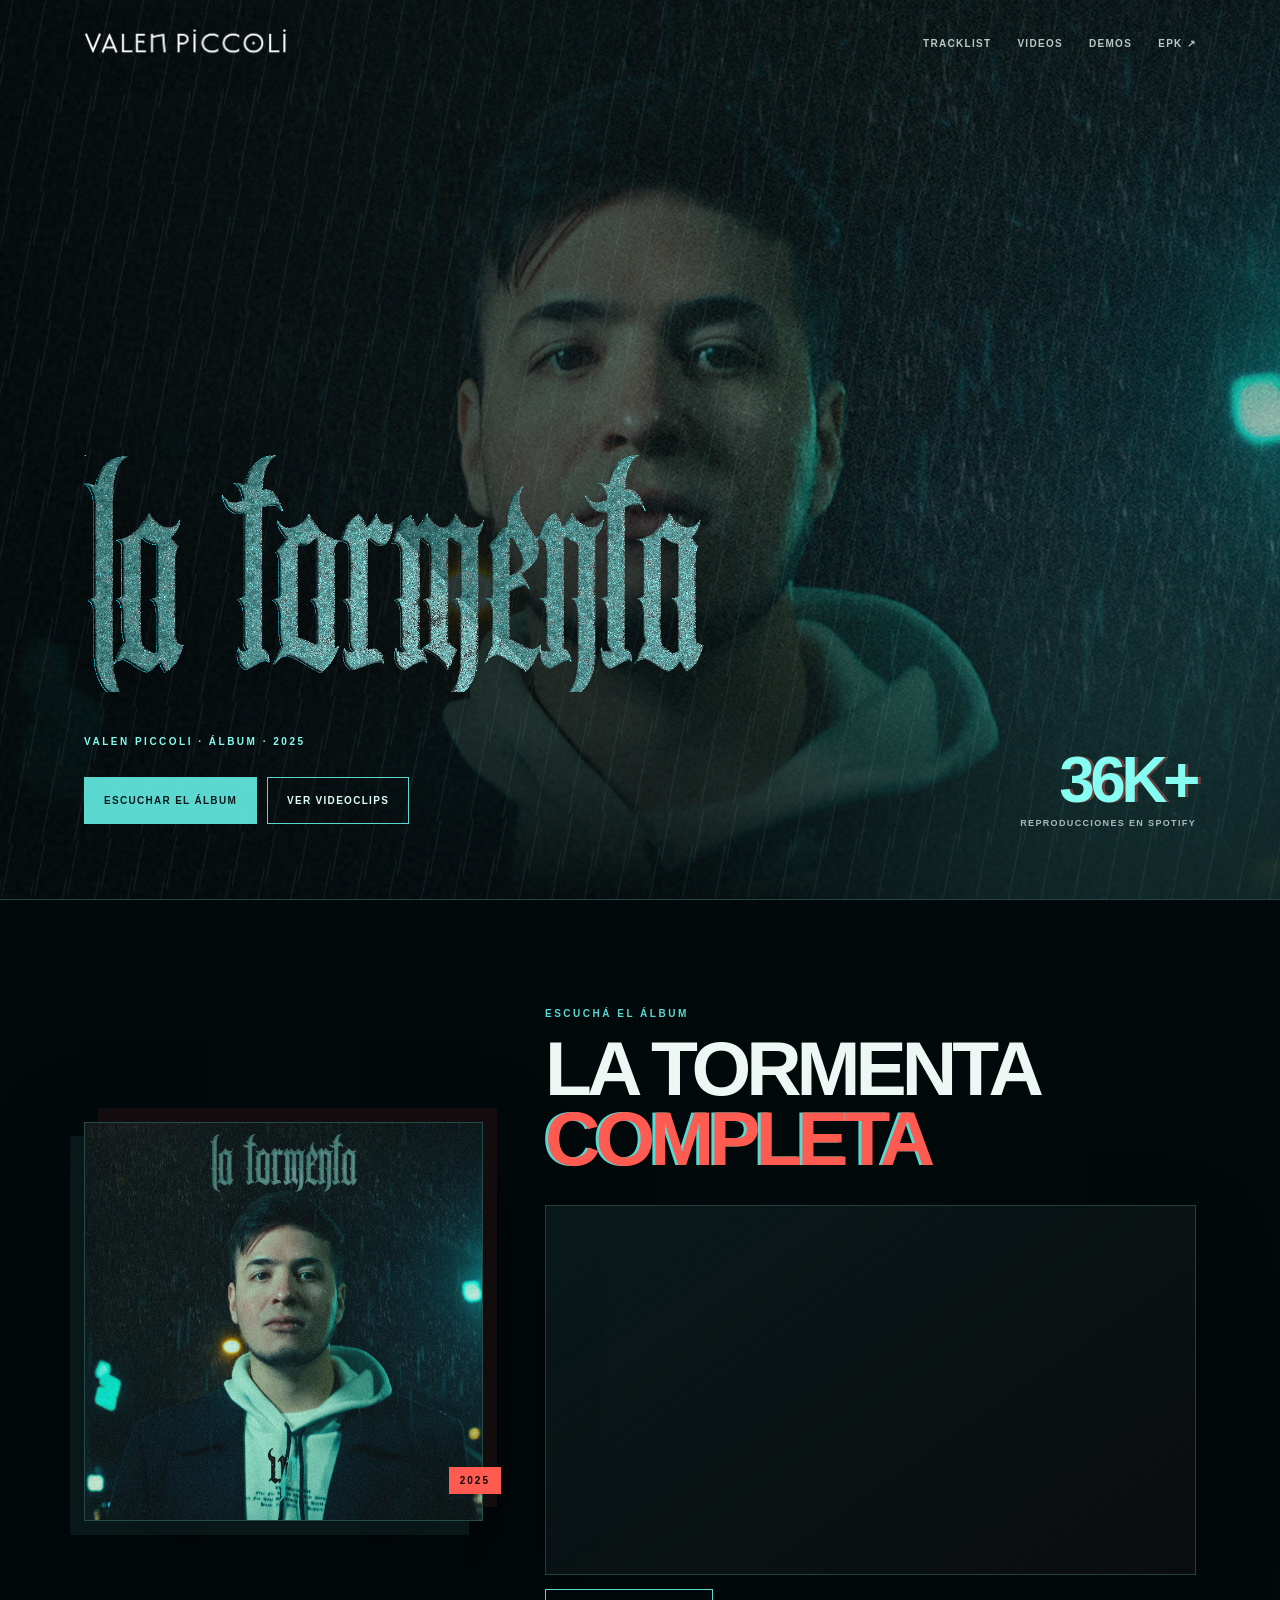
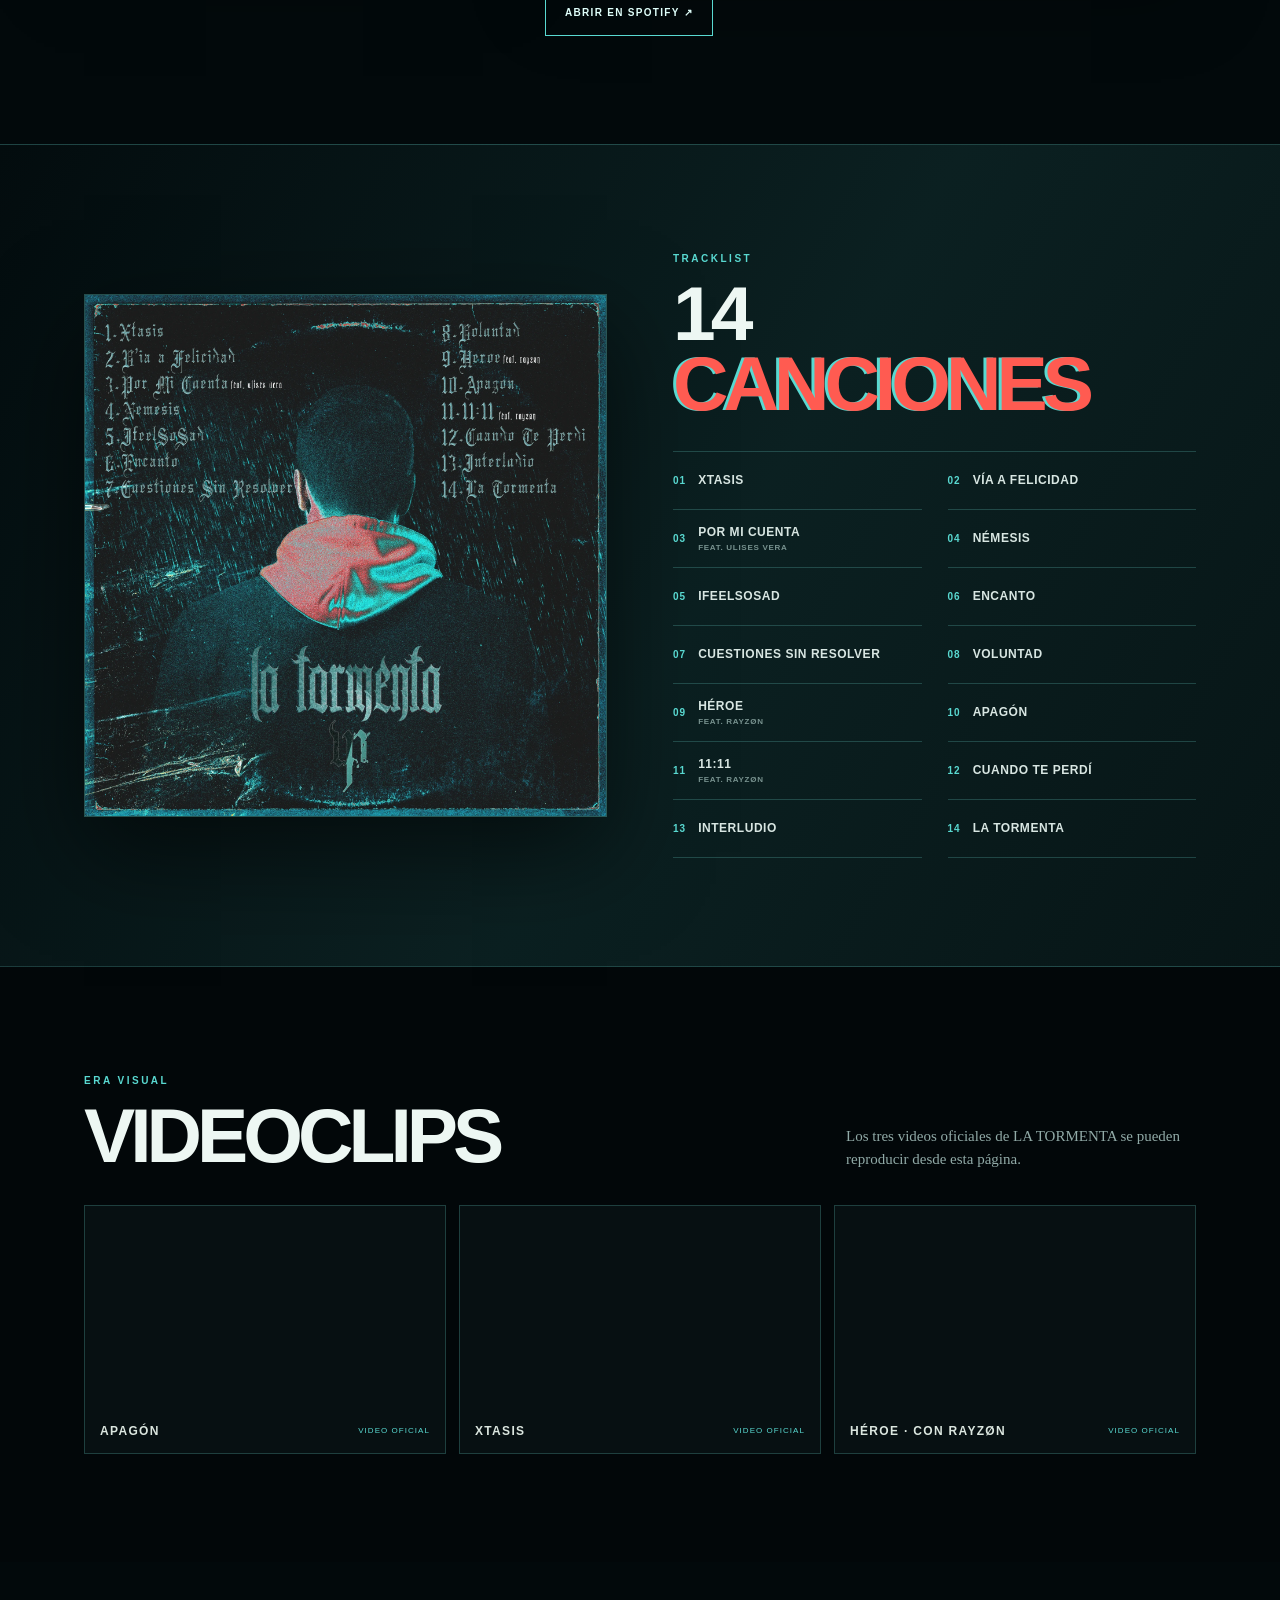
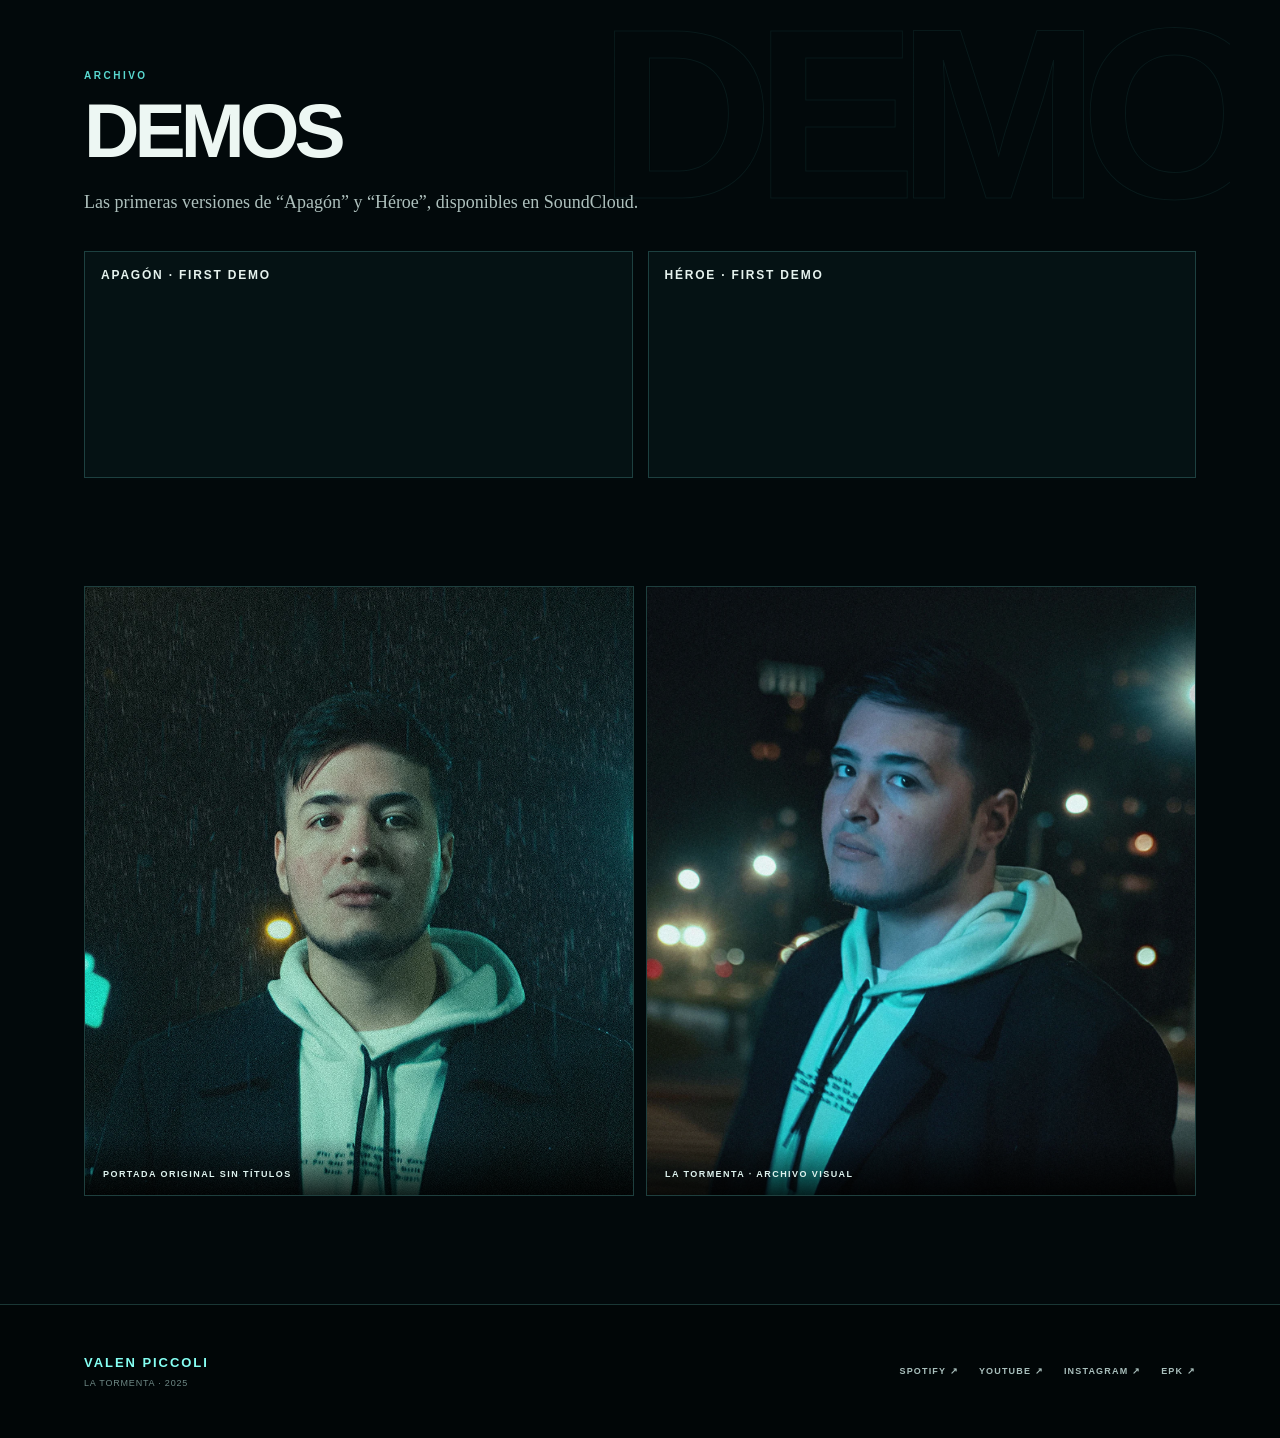
<file: la-tormenta/index.html>
<!doctype html>
<html lang="es-AR">
<head>
  <meta charset="utf-8">
  <meta name="viewport" content="width=device-width, initial-scale=1">
  <meta name="theme-color" content="#041416">
  <meta name="description" content="LA TORMENTA, álbum de Valen Piccoli. Escuchá el disco, mirá los videoclips y descubrí sus demos.">
  <meta name="robots" content="index, follow, max-image-preview:large">
  <link rel="canonical" href="https://valenpiccoli.musica.ar/la-tormenta/">
  <meta property="og:type" content="music.album">
  <meta property="og:title" content="LA TORMENTA — Valen Piccoli">
  <meta property="og:description" content="14 canciones. Una era visual atravesada por la lluvia, el ruido y la luz.">
  <meta property="og:image" content="https://valenpiccoli.musica.ar/la-tormenta/cover-la-tormenta.webp">
  <meta property="og:url" content="https://valenpiccoli.musica.ar/la-tormenta/">
  <meta name="twitter:card" content="summary_large_image">
  <title>LA TORMENTA — Valen Piccoli</title>
  <style>
    :root {
      color-scheme: dark;
      --night: #02090b;
      --deep: #07171a;
      --panel: #0b1b1d;
      --teal: #59d9d1;
      --cyan: #85fff3;
      --red: #ff5b51;
      --paper: #dbe6df;
      --muted: #91aaa7;
      --line: rgba(113, 226, 216, .22);
      --max: 1180px;
      font-family: Inter, Arial, Helvetica, sans-serif;
    }
    * { box-sizing: border-box; }
    html { scroll-behavior: smooth; background: var(--night); }
    body { margin: 0; min-width: 300px; overflow-x: hidden; background: var(--night); color: var(--paper); }
    body::before {
      content: ""; position: fixed; inset: 0; z-index: 20; opacity: .065; pointer-events: none;
      background-image: url("data:image/svg+xml,%3Csvg viewBox='0 0 160 160' xmlns='http://www.w3.org/2000/svg'%3E%3Cfilter id='n'%3E%3CfeTurbulence type='fractalNoise' baseFrequency='.95' numOctaves='4' stitchTiles='stitch'/%3E%3C/filter%3E%3Crect width='100%25' height='100%25' filter='url(%23n)' opacity='.8'/%3E%3C/svg%3E");
    }
    a { color: inherit; text-decoration: none; }
    a:focus-visible, button:focus-visible { outline: 2px solid var(--cyan); outline-offset: 5px; }
    img { max-width: 100%; }
    .skip { position: absolute; top: -80px; left: 16px; z-index: 30; padding: 10px 14px; background: white; color: black; }
    .skip:focus { top: 16px; }

    .site-head { position: absolute; z-index: 8; top: 0; left: 0; right: 0; display: flex; align-items: center; justify-content: space-between; gap: 28px; width: min(var(--max), 100%); margin: auto; padding: 26px 34px; }
    .artist { display: inline-flex; align-items: center; }
    .artist img { display: block; width: 205px; height: auto; filter: drop-shadow(0 8px 18px rgba(0,0,0,.42)); }
    .nav { display: flex; align-items: center; gap: 26px; color: #b7cac7; font-size: 10px; font-weight: 700; letter-spacing: .13em; text-transform: uppercase; }
    .nav a:hover { color: var(--cyan); }

    .hero { min-height: 100svh; position: relative; display: grid; place-items: end start; isolation: isolate; overflow: hidden; border-bottom: 1px solid var(--line); background: #071316; }
    .hero-bg { position: absolute; inset: 0; z-index: -3; background: url(hero-rain.webp) center 35% / cover no-repeat; transform: scale(1.025); }
    .hero::before { content: ""; position: absolute; inset: 0; z-index: -2; background: linear-gradient(90deg, rgba(2,8,10,.95) 0%, rgba(3,11,13,.58) 45%, rgba(2,8,10,.2) 74%), linear-gradient(0deg, #02090b 0%, transparent 43%, rgba(0,0,0,.24) 100%); }
    .hero::after { content: ""; position: absolute; width: 52vw; aspect-ratio: 1; right: -18vw; bottom: -26vw; z-index: -1; border-radius: 50%; background: var(--teal); filter: blur(130px); opacity: .13; }
    .rain { position: absolute; inset: -40% -30%; z-index: -1; opacity: .26; pointer-events: none; background-image: repeating-linear-gradient(104deg, transparent 0 12px, rgba(167,255,247,.34) 13px, transparent 14px 28px); background-size: 33px 130px; animation: rain 1.45s linear infinite; transform: rotate(-3deg); }
    @keyframes rain { to { translate: -44px 130px; } }
    .hero-inner { width: min(var(--max), 100%); margin: 0 auto; padding: 170px 34px 75px; }
    .wordmark { display: block; width: min(620px, 86vw); max-height: 275px; object-fit: contain; object-position: left center; filter: drop-shadow(0 18px 28px rgba(0,0,0,.52)); }
    .hero-kicker { margin: 25px 0 0; color: var(--cyan); font-size: 10px; font-weight: 800; letter-spacing: .25em; text-transform: uppercase; }
    .hero-copy { max-width: 575px; margin: 14px 0 0; color: #d1dedb; font: 400 clamp(18px, 2.3vw, 24px)/1.42 Georgia, serif; }
    .hero-actions { display: flex; flex-wrap: wrap; gap: 10px; margin-top: 30px; }
    .btn { min-height: 47px; display: inline-flex; align-items: center; justify-content: center; gap: 10px; padding: 0 19px; border: 1px solid var(--teal); color: #dffefa; font-size: 10px; font-weight: 800; letter-spacing: .13em; text-transform: uppercase; transition: .2s ease; }
    .btn.primary { background: var(--teal); color: #041416; }
    .btn:hover { translate: 0 -2px; background: #e7fffc; border-color: #e7fffc; color: #041416; }
    .hero-stat { position: absolute; right: max(34px, calc((100vw - var(--max)) / 2 + 34px)); bottom: 69px; display: grid; justify-items: end; text-align: right; }
    .hero-stat strong { color: var(--cyan); font-size: clamp(38px, 5vw, 68px); line-height: .8; letter-spacing: -.07em; text-shadow: 3px 0 rgba(255,91,81,.38); }
    .hero-stat span { margin-top: 11px; max-width: 180px; color: #a7bcba; font-size: 9px; font-weight: 800; line-height: 1.45; letter-spacing: .15em; text-transform: uppercase; }

    .section { width: min(var(--max), 100%); margin: auto; padding: 108px 34px; }
    .tag { margin: 0 0 15px; color: var(--teal); font-size: 10px; font-weight: 800; letter-spacing: .25em; text-transform: uppercase; }
    .title { margin: 0; max-width: 820px; color: #edf7f3; font-size: clamp(42px, 6vw, 78px); line-height: .91; letter-spacing: -.065em; text-transform: uppercase; }
    .title .red { color: var(--red); text-shadow: -3px 0 var(--teal); }
    .lead { max-width: 620px; margin: 23px 0 0; color: #adbfbc; font: 400 18px/1.55 Georgia, serif; }

    .listen-grid { display: grid; grid-template-columns: .76fr 1.24fr; gap: 62px; align-items: center; }
    .album-card { position: relative; }
    .album-card img { display: block; width: 100%; height: auto; aspect-ratio: 1; object-fit: cover; border: 1px solid rgba(132,255,243,.27); box-shadow: -14px 14px 0 rgba(89,217,209,.08), 14px -14px 0 rgba(255,91,81,.07), 0 35px 80px rgba(0,0,0,.5); }
    .album-card::after { content: "2025"; position: absolute; right: -18px; bottom: 27px; padding: 8px 11px; background: var(--red); color: #0b0908; font-size: 10px; font-weight: 900; letter-spacing: .2em; }
    .spotify-wrap { margin-top: 31px; padding: 8px; border: 1px solid var(--line); background: linear-gradient(145deg, rgba(89,217,209,.08), rgba(255,91,81,.035)); box-shadow: 0 28px 70px rgba(0,0,0,.26); }
    .spotify-wrap iframe { display: block; width: 100%; height: 352px; border: 0; border-radius: 3px; }

    .tracklist-shell { border-block: 1px solid var(--line); background: linear-gradient(120deg, #030c0e, #0b2021 55%, #071516); }
    .tracklist-grid { display: grid; grid-template-columns: 1fr 1fr; gap: 66px; align-items: center; }
    .back-cover { display: block; width: 100%; height: auto; aspect-ratio: 1; object-fit: cover; border: 1px solid rgba(133,255,243,.26); box-shadow: 0 35px 90px rgba(0,0,0,.55); }
    .tracks { list-style: none; counter-reset: track; display: grid; grid-template-columns: 1fr 1fr; column-gap: 26px; margin: 32px 0 0; padding: 0; border-top: 1px solid var(--line); }
    .tracks li { counter-increment: track; min-height: 58px; display: flex; align-items: center; gap: 12px; border-bottom: 1px solid var(--line); color: #d8e6e2; font-size: 12px; font-weight: 700; letter-spacing: .045em; text-transform: uppercase; }
    .tracks li::before { content: counter(track, decimal-leading-zero); flex: none; color: var(--teal); font-size: 10px; letter-spacing: .1em; }
    .tracks small { display: block; color: #78928f; font-size: 8px; letter-spacing: .09em; margin-top: 4px; }

    .videos { background: #020709; }
    .section-head { display: flex; justify-content: space-between; align-items: end; gap: 30px; margin-bottom: 35px; }
    .section-head p:last-child { max-width: 350px; margin: 0; color: #91aaa7; font: 400 15px/1.5 Georgia, serif; }
    .video-grid { display: grid; grid-template-columns: repeat(3, 1fr); gap: 13px; }
    .video-card { margin: 0; border: 1px solid var(--line); background: #071012; transition: .25s ease; }
    .video-card:hover { translate: 0 -4px; border-color: rgba(133,255,243,.57); }
    .video-card iframe { display: block; width: 100%; aspect-ratio: 16 / 9; border: 0; }
    .video-card figcaption { display: flex; align-items: center; justify-content: space-between; gap: 12px; padding: 15px; }
    .video-card strong { font-size: 12px; letter-spacing: .11em; text-transform: uppercase; }
    .video-card span { color: var(--teal); font-size: 8px; letter-spacing: .13em; text-transform: uppercase; }

    .demos { position: relative; overflow: hidden; }
    .demos::before { content: "DEMO"; position: absolute; top: 12px; right: -20px; color: transparent; -webkit-text-stroke: 1px rgba(89,217,209,.08); font-size: min(19vw, 255px); font-weight: 900; letter-spacing: -.08em; pointer-events: none; }
    .demo-grid { display: grid; grid-template-columns: 1fr 1fr; gap: 15px; margin-top: 34px; }
    .demo-card { position: relative; z-index: 1; padding: 16px; border: 1px solid var(--line); background: rgba(6,20,22,.88); }
    .demo-card h3 { margin: 0 0 13px; color: #e6f2ee; font-size: 12px; letter-spacing: .15em; text-transform: uppercase; }
    .demo-card iframe { display: block; width: 100%; height: 166px; border: 0; }

    .visuals { padding-top: 0; }
    .visual-grid { display: grid; grid-template-columns: 1fr 1fr; grid-template-rows: 610px; gap: 12px; }
    .visual { margin: 0; overflow: hidden; position: relative; border: 1px solid var(--line); background: #061012; }
    .visual img { width: 100%; height: 100%; object-fit: cover; display: block; filter: saturate(.9); transition: .6s ease; }
    .visual:first-child img { object-position: center; }
    .visual:nth-child(2) img { object-position: center 36%; }
    .visual:hover img { transform: scale(1.025); filter: saturate(1.08); }
    .visual figcaption { position: absolute; inset: auto 0 0; padding: 32px 18px 16px; background: linear-gradient(transparent, rgba(0,0,0,.8)); color: #dff3ef; font-size: 9px; font-weight: 800; letter-spacing: .16em; text-transform: uppercase; }

    .footer { border-top: 1px solid var(--line); background: #010607; }
    .footer-inner { width: min(var(--max), 100%); margin: auto; padding: 50px 34px; display: flex; justify-content: space-between; align-items: center; gap: 26px; }
    .footer strong { display: block; color: var(--cyan); font-size: 13px; letter-spacing: .15em; text-transform: uppercase; }
    .footer small { display: block; margin-top: 8px; color: #6f8986; font-size: 9px; letter-spacing: .09em; text-transform: uppercase; }
    .footer-links { display: flex; flex-wrap: wrap; justify-content: end; gap: 20px; color: #a9bfbc; font-size: 9px; font-weight: 800; letter-spacing: .13em; text-transform: uppercase; }
    .footer-links a:hover { color: var(--cyan); }

    @media (max-width: 900px) {
      .site-head { padding: 22px 25px; }
      .nav a:not(:last-child) { display: none; }
      .hero-inner { padding: 155px 25px 62px; }
      .hero-stat { display: none; }
      .hero::before { background: linear-gradient(90deg, rgba(2,8,10,.87), rgba(2,8,10,.38)), linear-gradient(0deg, #02090b, transparent 58%); }
      .section { padding: 84px 25px; }
      .listen-grid, .tracklist-grid { grid-template-columns: 1fr; gap: 44px; }
      .album-card { max-width: 570px; }
      .video-grid { grid-template-columns: 1fr; }
      .video-card { max-width: 760px; }
      .visual-grid { grid-template-rows: 520px; }
    }
    @media (max-width: 610px) {
      .site-head { padding: 18px; }
      .artist img { width: 158px; }
      .hero { min-height: 760px; }
      .hero-bg { background-position: 55% center; }
      .hero-inner { padding: 142px 20px 50px; }
      .wordmark { width: 100%; max-height: 215px; }
      .hero-copy { font-size: 18px; }
      .btn { min-height: 44px; padding: 0 15px; }
      .section { padding: 68px 20px; }
      .title { font-size: 43px; }
      .lead { font-size: 17px; }
      .tracks { grid-template-columns: 1fr; }
      .section-head { display: block; }
      .section-head p:last-child { margin-top: 18px; }
      .demo-grid { grid-template-columns: 1fr; }
      .visual-grid { grid-template-columns: 1fr; grid-template-rows: repeat(2, 430px); }
      .footer-inner { align-items: flex-start; flex-direction: column; padding: 38px 20px; }
      .footer-links { justify-content: start; }
    }
    @media (prefers-reduced-motion: reduce) {
      html { scroll-behavior: auto; }
      .rain { animation: none; }
      .btn, .video-card, .visual img { transition: none; }
    }
  </style>
</head>
<body>
  <a class="skip" href="#escuchar">Ir al contenido</a>
  <header class="site-head">
    <a class="artist" href="https://valenpiccoli.musica.ar/" aria-label="Ir al sitio oficial de Valen Piccoli"><img src="logo-valen.png" width="3295" height="570" alt="Valen Piccoli"></a>
    <nav class="nav" aria-label="Navegación principal">
      <a href="#tracklist">Tracklist</a>
      <a href="#videos">Videos</a>
      <a href="#demos">Demos</a>
      <a href="https://valenpiccoli.musica.ar/epk/">EPK ↗</a>
    </nav>
  </header>

  <main>
    <section class="hero" aria-labelledby="album-title">
      <div class="hero-bg" aria-hidden="true"></div>
      <div class="rain" aria-hidden="true"></div>
      <div class="hero-inner">
        <img class="wordmark" src="logo-la-tormenta.png" width="1135" height="498" alt="LA TORMENTA" id="album-title">
        <p class="hero-kicker">Valen Piccoli · Álbum · 2025</p>
        <div class="hero-actions">
          <a class="btn primary" href="#escuchar">Escuchar el álbum</a>
          <a class="btn" href="#videos">Ver videoclips</a>
        </div>
      </div>
      <div class="hero-stat" aria-label="Más de treinta y seis mil reproducciones en Spotify">
        <strong>36K+</strong><span>Reproducciones en Spotify</span>
      </div>
    </section>

    <section class="section listen-grid" id="escuchar">
      <div class="album-card">
        <img src="cover-la-tormenta.webp" width="1500" height="1500" alt="Portada de LA TORMENTA de Valen Piccoli">
      </div>
      <div>
        <p class="tag">Escuchá el álbum</p>
        <h2 class="title">La tormenta<br><span class="red">completa</span></h2>
        <div class="spotify-wrap">
          <iframe title="LA TORMENTA de Valen Piccoli en Spotify" src="https://open.spotify.com/embed/album/5s6tb2hwJXyEggJZ2BKzUb?utm_source=generator&amp;theme=0" loading="lazy" allow="autoplay; clipboard-write; encrypted-media; fullscreen; picture-in-picture"></iframe>
        </div>
        <a class="btn" href="https://open.spotify.com/intl-es/album/5s6tb2hwJXyEggJZ2BKzUb" target="_blank" rel="noopener noreferrer" style="margin-top:14px">Abrir en Spotify ↗</a>
      </div>
    </section>

    <section class="tracklist-shell" id="tracklist">
      <div class="section tracklist-grid">
        <img class="back-cover" src="tracklist-back.webp" width="1800" height="1800" alt="Contraportada oficial de LA TORMENTA con el listado de canciones">
        <div>
          <p class="tag">Tracklist</p>
          <h2 class="title">14<br><span class="red">canciones</span></h2>
          <ol class="tracks">
            <li>Xtasis</li>
            <li>Vía a Felicidad</li>
            <li><span>Por Mi Cuenta<small>feat. Ulises Vera</small></span></li>
            <li>Némesis</li>
            <li>IFeelSoSAD</li>
            <li>Encanto</li>
            <li>Cuestiones Sin Resolver</li>
            <li>Voluntad</li>
            <li><span>Héroe<small>feat. RAYZØN</small></span></li>
            <li>Apagón</li>
            <li><span>11:11<small>feat. RAYZØN</small></span></li>
            <li>Cuando Te Perdí</li>
            <li>Interludio</li>
            <li>La Tormenta</li>
          </ol>
        </div>
      </div>
    </section>

    <section class="videos" id="videos">
      <div class="section">
        <div class="section-head">
          <div><p class="tag">Era visual</p><h2 class="title">Videoclips</h2></div>
          <p>Los tres videos oficiales de LA TORMENTA se pueden reproducir desde esta página.</p>
        </div>
        <div class="video-grid">
          <figure class="video-card">
            <iframe title="APAGÓN — videoclip oficial" src="https://www.youtube.com/embed/X9zUW8deTrY?rel=0" loading="lazy" allow="accelerometer; autoplay; clipboard-write; encrypted-media; gyroscope; picture-in-picture; web-share" allowfullscreen=""></iframe>
            <figcaption><strong>APAGÓN</strong><span>Video oficial</span></figcaption>
          </figure>
          <figure class="video-card">
            <iframe title="XTASIS — videoclip oficial" src="https://www.youtube.com/embed/jkTm1rY8dV8?rel=0" loading="lazy" allow="accelerometer; autoplay; clipboard-write; encrypted-media; gyroscope; picture-in-picture; web-share" allowfullscreen=""></iframe>
            <figcaption><strong>XTASIS</strong><span>Video oficial</span></figcaption>
          </figure>
          <figure class="video-card">
            <iframe title="HÉROE con RAYZØN — videoclip oficial" src="https://www.youtube.com/embed/H4B261S25NY?rel=0" loading="lazy" allow="accelerometer; autoplay; clipboard-write; encrypted-media; gyroscope; picture-in-picture; web-share" allowfullscreen=""></iframe>
            <figcaption><strong>HÉROE · con RAYZØN</strong><span>Video oficial</span></figcaption>
          </figure>
        </div>
      </div>
    </section>

    <section class="section demos" id="demos">
      <p class="tag">Archivo</p>
      <h2 class="title">Demos</h2>
      <p class="lead">Las primeras versiones de “Apagón” y “Héroe”, disponibles en SoundCloud.</p>
      <div class="demo-grid">
        <article class="demo-card">
          <h3>APAGÓN · First demo</h3>
          <iframe title="Demo de Apagón en SoundCloud" loading="lazy" allow="autoplay" src="https://w.soundcloud.com/player/?url=https%3A//soundcloud.com/valenpiccoli/apagon-valen-piccoli-first&amp;color=%2359d9d1&amp;auto_play=false&amp;hide_related=true&amp;show_comments=false&amp;show_user=true&amp;show_reposts=false&amp;show_teaser=false"></iframe>
        </article>
        <article class="demo-card">
          <h3>HÉROE · First demo</h3>
          <iframe title="Demo de Héroe en SoundCloud" loading="lazy" allow="autoplay" src="https://w.soundcloud.com/player/?url=https%3A//soundcloud.com/valenpiccoli/valen-piccoli-heroe-first-demo&amp;color=%23ff5b51&amp;auto_play=false&amp;hide_related=true&amp;show_comments=false&amp;show_user=true&amp;show_reposts=false&amp;show_teaser=false"></iframe>
        </article>
      </div>
    </section>

    <section class="section visuals" aria-label="Imágenes de la era LA TORMENTA">
      <div class="visual-grid">
        <figure class="visual"><img src="hero-rain.webp" width="1800" height="1800" alt="Valen Piccoli bajo la lluvia" loading="lazy"><figcaption>Portada original sin títulos</figcaption></figure>
        <figure class="visual"><img src="portrait-night.webp" width="1500" height="1500" alt="Retrato nocturno de Valen Piccoli" loading="lazy"><figcaption>LA TORMENTA · Archivo visual</figcaption></figure>
      </div>
    </section>
  </main>

  <footer class="footer">
    <div class="footer-inner">
      <div><strong>Valen Piccoli</strong><small>LA TORMENTA · 2025</small></div>
      <div class="footer-links">
        <a href="https://open.spotify.com/intl-es/album/5s6tb2hwJXyEggJZ2BKzUb" target="_blank" rel="noopener noreferrer">Spotify ↗</a>
        <a href="https://www.youtube.com/@ValenPiccoli" target="_blank" rel="noopener noreferrer">YouTube ↗</a>
        <a href="https://www.instagram.com/valenpiccoli/" target="_blank" rel="noopener noreferrer">Instagram ↗</a>
        <a href="https://valenpiccoli.musica.ar/epk/">EPK ↗</a>
      </div>
    </div>
  </footer>
</body>
</html>
</file>
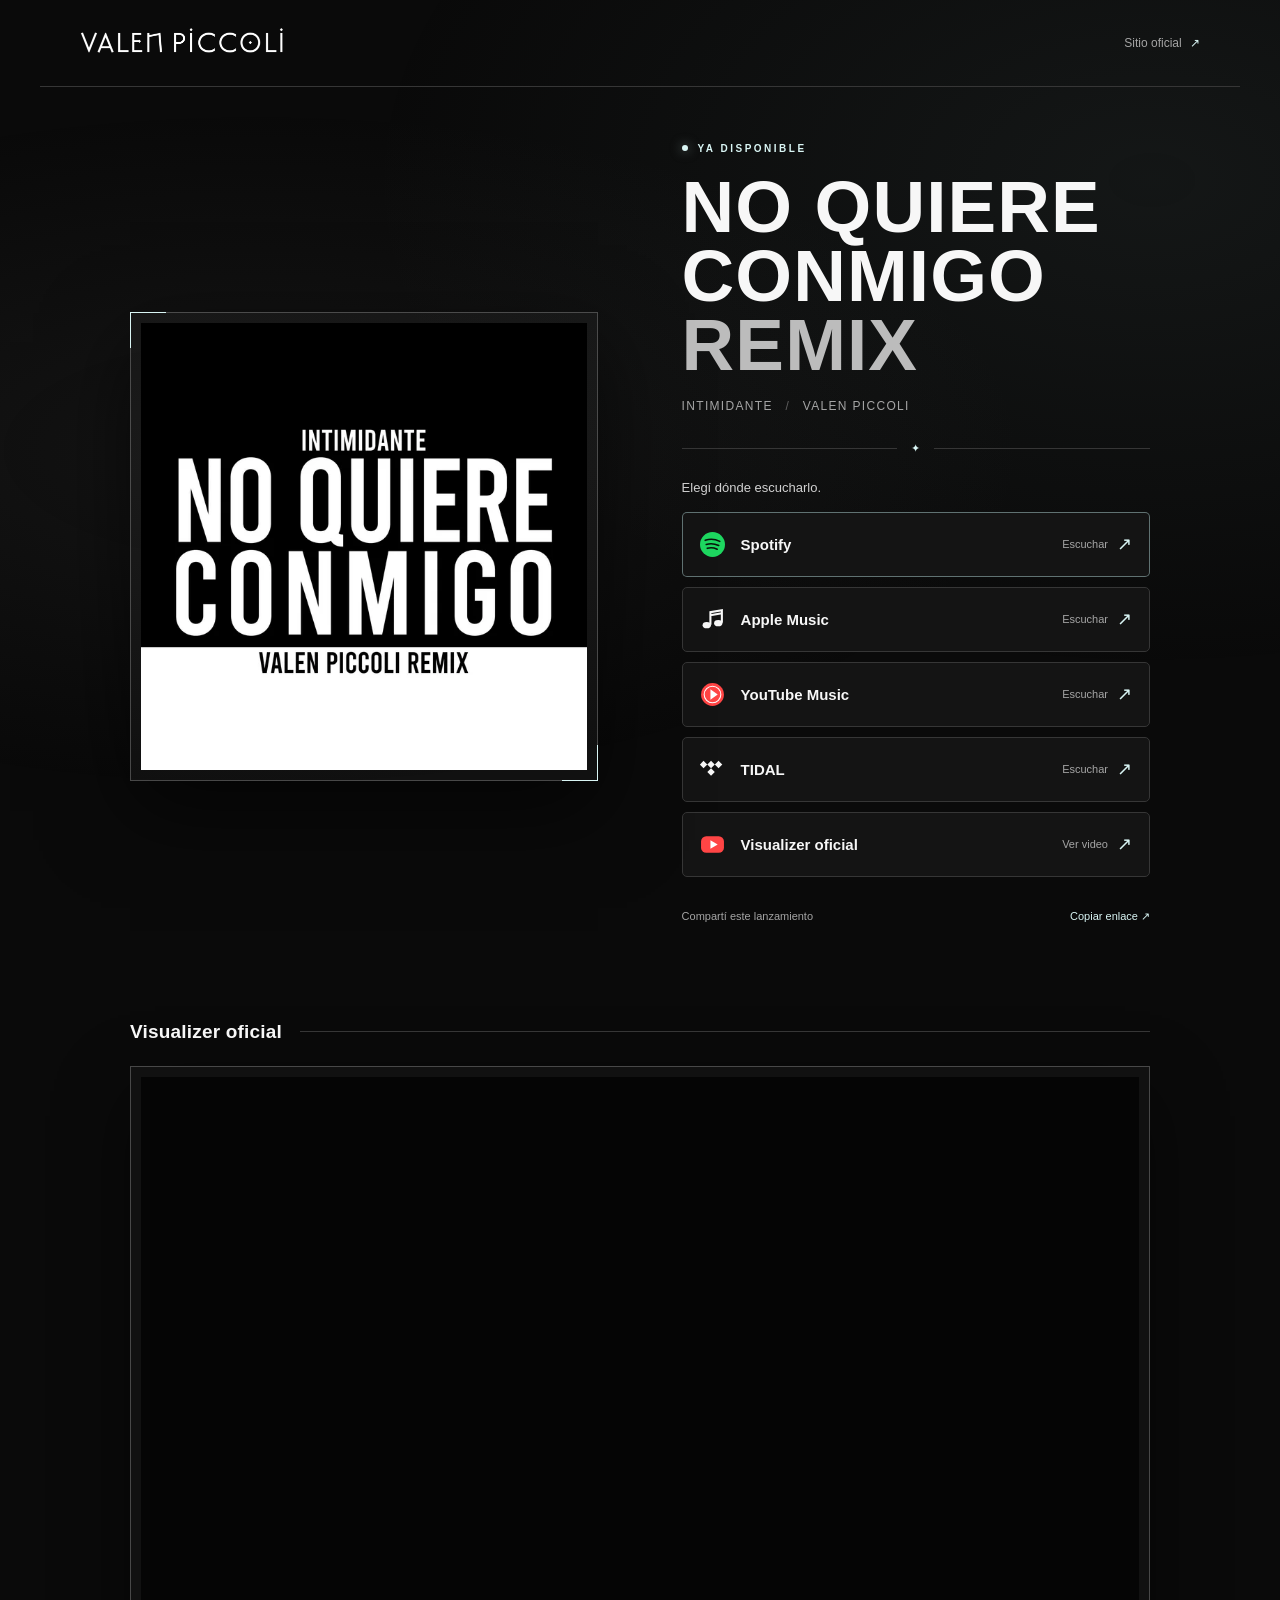
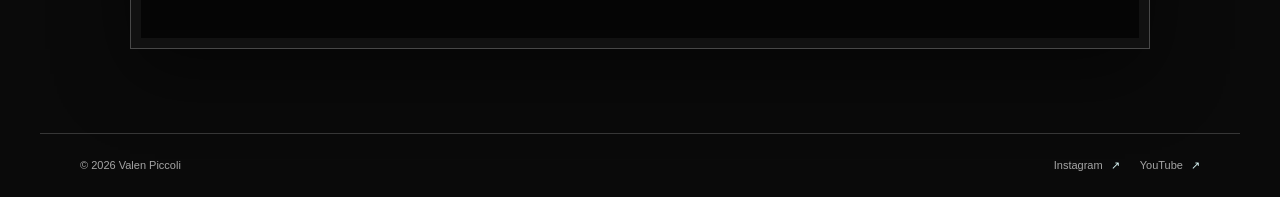
<file: no-quiere-conmigo-remix/index.html>
<!doctype html>
<html lang="es-AR">
<head>
  <meta charset="utf-8">
  <meta name="viewport" content="width=device-width, initial-scale=1">
  <meta name="theme-color" content="#0a0a0a">
  <meta name="description" content="No Quiere Conmigo Remix. Escuchá la canción de Intimidante y Valen Piccoli en tu plataforma favorita o mirá el visualizer oficial.">
  <meta name="robots" content="index, follow, max-image-preview:large">
  <link rel="canonical" href="https://valenpiccoli.musica.ar/no-quiere-conmigo-remix/">
  <meta property="og:type" content="music.song">
  <meta property="og:title" content="No Quiere Conmigo Remix — Valen Piccoli">
  <meta property="og:description" content="Escuchá No Quiere Conmigo Remix y mirá el visualizer oficial.">
  <meta property="og:image" content="https://valenpiccoli.musica.ar/no-quiere-conmigo-remix/portada.webp">
  <meta property="og:url" content="https://valenpiccoli.musica.ar/no-quiere-conmigo-remix/">
  <meta name="twitter:card" content="summary_large_image">
  <title>No Quiere Conmigo Remix — Valen Piccoli</title>
  <link rel="icon" type="image/svg+xml" href="favicon.svg">
  <link rel="preload" as="image" href="portada.webp">
  <style>
    :root{color-scheme:dark;font-family:Arial,Helvetica,sans-serif;--bg:#0a0a0a;--panel:#141414;--text:#f7f7f7;--muted:#a5a5a5;--line:#363636;--accent:#d9f5f4}
    *{box-sizing:border-box}
    html{scroll-behavior:smooth}
    body{margin:0;min-width:280px;min-height:100vh;background:var(--bg);color:var(--text)}
    body::before{content:"";position:fixed;inset:0;z-index:-1;background:radial-gradient(ellipse at 20% 50%,#53535326,transparent 53%),radial-gradient(ellipse at 90% 20%,#6b84831b,transparent 48%);pointer-events:none}
    a{color:inherit;text-decoration:none}button{font:inherit}a:focus-visible,button:focus-visible{outline:2px solid var(--accent);outline-offset:5px}
    .skip{position:absolute;left:16px;top:-90px;z-index:20;padding:12px;background:white;color:black}.skip:focus{top:16px}
    .topbar,.footer{max-width:1200px;margin:auto;padding:25px 40px;display:flex;align-items:center;justify-content:space-between;gap:20px}
    .topbar{border-bottom:1px solid var(--line)}.artist-logo{display:block;width:206px;max-width:100%;height:auto}
    .site-link,.footer{font-size:12px;color:var(--muted)}.site-link:hover,.footer a:hover{color:white}.arrow{margin-left:5px;color:var(--accent)}
    .release{display:grid;grid-template-columns:minmax(0,1fr) minmax(0,1fr);gap:clamp(38px,6.5vw,96px);align-items:center;max-width:1100px;min-height:calc(100svh - 143px);margin:auto;padding:56px 40px 70px}
    .artwork{min-width:0;margin:0}.cover-wrap{position:relative;padding:10px;border:1px solid #79797988;background:#ffffff08;box-shadow:0 30px 80px #0009}.cover-wrap::before,.cover-wrap::after{content:"";position:absolute;width:35px;height:35px;border-color:#d9f5f4;border-style:solid;pointer-events:none}.cover-wrap::before{left:-1px;top:-1px;border-width:1px 0 0 1px}.cover-wrap::after{right:-1px;bottom:-1px;border-width:0 1px 1px 0}.cover{display:block;width:100%;height:auto;aspect-ratio:1;object-fit:cover}
    .content{min-width:0}.eyebrow{display:flex;align-items:center;gap:10px;margin:0 0 18px;color:var(--accent);font-size:10px;font-weight:700;letter-spacing:.25em;text-transform:uppercase}.eyebrow::before{content:"";width:6px;height:6px;background:var(--accent);border-radius:50%;box-shadow:0 0 12px #d9f5f480}
    h1{max-width:600px;margin:0;font-family:Impact,'Arial Narrow',Arial,sans-serif;font-size:clamp(46px,5.7vw,75px);font-stretch:condensed;font-weight:900;line-height:.95;letter-spacing:.015em;text-transform:uppercase}h1 span{display:block;color:#bcbcbc}
    .credit{margin:19px 0 0;color:var(--muted);font-size:12px;letter-spacing:.11em;text-transform:uppercase}.credit span{margin:0 8px;color:#5f5f5f}
    .divider{display:flex;align-items:center;gap:14px;margin:29px 0 25px;color:var(--accent);font-size:11px}.divider::before,.divider::after{content:"";height:1px;flex:1;background:var(--line)}
    h2{margin:0 0 17px;color:#d1d1d1;font-size:13px;font-weight:400}.links{display:grid;gap:10px}.platform{min-height:65px;padding:12px 17px;display:flex;align-items:center;gap:15px;background:var(--panel);border:1px solid var(--line);border-radius:5px;transition:transform .18s,border-color .18s,background .18s}.platform:hover{transform:translateY(-2px);border-color:#b7dddc88;background:#1d2424}.platform:first-child{border-color:#b7dddc77}.icon{display:grid;place-items:center;flex:none;width:26px;height:26px}.icon svg{display:block;width:25px;height:25px}.platform-name{flex:1;font-size:15px;font-weight:600}.action{display:flex;align-items:center;gap:9px;color:var(--muted);font-size:11px}.action span{color:var(--accent);font-size:18px}
    .share{display:flex;justify-content:space-between;align-items:center;gap:12px;margin-top:25px}.share-label{color:var(--muted);font-size:11px}.share button{padding:8px 0;background:none;border:0;color:var(--accent);cursor:pointer;font-size:11px}.share button:hover{color:white}.status{min-height:16px;margin:4px 0 0;text-align:right;color:var(--accent);font-size:11px}.fallback{width:100%;padding:9px 11px;margin-top:8px;background:#111;border:1px solid var(--line);border-radius:4px;color:white}
    .video-section{max-width:1100px;margin:0 auto;padding:0 40px 84px}.video-heading{display:flex;align-items:center;gap:18px;margin-bottom:23px}.video-heading::after{content:"";height:1px;flex:1;background:var(--line)}.video-heading h2{margin:0;color:var(--text);font-size:19px;font-weight:600;letter-spacing:.01em}.video-frame{padding:10px;border:1px solid #79797988;background:#ffffff08;box-shadow:0 25px 70px #0007}.video-frame iframe{display:block;width:100%;aspect-ratio:16/9;height:auto;border:0;background:#050505}
    .footer{border-top:1px solid var(--line);font-size:11px}.socials{display:flex;gap:20px}
    @media(max-width:700px){.topbar,.footer{padding:21px 23px}.artist-logo{width:173px}.site-link{font-size:10px}.release{display:block;max-width:490px;min-height:0;padding:29px 26px 38px}.artwork{max-width:360px;margin:0 auto 35px}.cover-wrap{padding:7px}.eyebrow{font-size:9px}h1{font-size:clamp(45px,12vw,67px)}.credit{font-size:11px}.divider{margin:25px 0 22px}.platform{min-height:62px}.platform-name{font-size:14px}.video-section{padding:0 26px 54px;max-width:490px}.video-heading h2{font-size:17px}.video-frame{padding:6px}}
    @media(max-width:340px){.topbar{padding-inline:16px}.artist-logo{width:145px}.release{padding-inline:18px}.action{font-size:10px}.platform{gap:10px}}
    @media(prefers-reduced-motion:reduce){html{scroll-behavior:auto}.platform{transition:none}}
  </style>
</head>
<body>
  <a class="skip" href="#plataformas">Ir a las plataformas</a>
  <header class="topbar">
    <a href="https://valenpiccoli.musica.ar/" aria-label="Valen Piccoli, sitio oficial"><img class="artist-logo" src="logo-valen.png" width="3295" height="570" alt="Valen Piccoli"></a>
    <a class="site-link" href="https://valenpiccoli.musica.ar/">Sitio oficial <span class="arrow" aria-hidden="true">↗</span></a>
  </header>
  <main>
    <div class="release">
    <figure class="artwork"><div class="cover-wrap"><img class="cover" src="portada.webp" width="640" height="640" alt="Portada de No Quiere Conmigo: tipografía blanca sobre negro, de Intimidante y Valen Piccoli Remix."></div></figure>
    <section class="content" aria-labelledby="title">
      <p class="eyebrow">Ya disponible</p>
      <h1 id="title">No Quiere Conmigo <span>Remix</span></h1>
      <p class="credit">Intimidante <span aria-hidden="true">/</span> Valen Piccoli</p>
      <div class="divider" aria-hidden="true">✦</div>
      <h2 id="plataformas">Elegí dónde escucharlo.</h2>
      <nav class="links" aria-label="Enlaces de No Quiere Conmigo Remix">
        <a class="platform" href="https://open.spotify.com/intl-es/track/3NnpkKdrIyIQJdkNhXaWBl?si=5bf089ff87754296" target="_blank" rel="noopener noreferrer" aria-label="Escuchar No Quiere Conmigo Remix en Spotify, abre una nueva pestaña"><span class="icon" aria-hidden="true"><svg viewBox="0 0 24 24"><circle cx="12" cy="12" r="12" fill="#1ed760"/><g fill="none" stroke="#09130b" stroke-width="1.5" stroke-linecap="round"><path d="M5 8c5-1.7 10-1 14 1M6 12c4-1.3 8.5-.6 12 1M7 15.7c3.4-1 6.5-.5 9.5.8"/></g></svg></span><span class="platform-name">Spotify</span><span class="action">Escuchar <span aria-hidden="true">↗</span></span></a>
        <a class="platform" href="https://music.apple.com/es/album/no-quiere-conmigo-remix-single/6818495651" target="_blank" rel="noopener noreferrer" aria-label="Escuchar No Quiere Conmigo Remix en Apple Music, abre una nueva pestaña"><span class="icon" aria-hidden="true"><svg viewBox="0 0 24 24"><path d="M10 17V5l11-2v12M10 8l11-2" fill="none" stroke="currentColor" stroke-width="2"/><ellipse cx="6.5" cy="17.5" rx="4" ry="3" fill="currentColor"/><ellipse cx="17.5" cy="15.5" rx="4" ry="3" fill="currentColor"/></svg></span><span class="platform-name">Apple Music</span><span class="action">Escuchar <span aria-hidden="true">↗</span></span></a>
        <a class="platform" href="https://music.youtube.com/playlist?list=OLAK5uy_mjuKYD0gUrf8Bp6x4J7u7gWYeah-wPAKs" target="_blank" rel="noopener noreferrer" aria-label="Escuchar No Quiere Conmigo Remix en YouTube Music, abre una nueva pestaña"><span class="icon" aria-hidden="true"><svg viewBox="0 0 24 24"><circle cx="12" cy="12" r="11" fill="#ff4545"/><circle cx="12" cy="12" r="8" fill="none" stroke="white"/><path d="m10 7 7 5-7 5Z" fill="white"/></svg></span><span class="platform-name">YouTube Music</span><span class="action">Escuchar <span aria-hidden="true">↗</span></span></a>
        <a class="platform" href="https://tidal.com/track/566531628/u" target="_blank" rel="noopener noreferrer" aria-label="Escuchar No Quiere Conmigo Remix en TIDAL, abre una nueva pestaña"><span class="icon" aria-hidden="true"><svg viewBox="0 0 24 24" fill="currentColor"><path d="m6 3 4 4-4 4-4-4ZM14 3l4 4-4 4-4-4ZM22 3l4 4-4 4-4-4ZM14 11l4 4-4 4-4-4Z" transform="translate(-2 1) scale(.9)"/></svg></span><span class="platform-name">TIDAL</span><span class="action">Escuchar <span aria-hidden="true">↗</span></span></a>
        <a class="platform" href="https://youtu.be/OlYyEBzirFc?si=OpO9iWyrIG2wTtZ4" target="_blank" rel="noopener noreferrer" aria-label="Ver el visualizer oficial de No Quiere Conmigo Remix en YouTube, abre una nueva pestaña"><span class="icon" aria-hidden="true"><svg viewBox="0 0 24 24"><rect x="1" y="4" width="22" height="16" rx="5" fill="#ff4545"/><path d="m10 8 7 4-7 4Z" fill="white"/></svg></span><span class="platform-name">Visualizer oficial</span><span class="action">Ver video <span aria-hidden="true">↗</span></span></a>
      </nav>
      <div class="share"><span class="share-label">Compartí este lanzamiento</span><button id="copy-link" type="button">Copiar enlace ↗</button></div>
      <p class="status" id="copy-status" role="status" aria-live="polite"></p>
      <input class="fallback" id="copy-fallback" type="url" aria-label="Enlace para compartir" readonly hidden>
    </section>
    </div>
    <section class="video-section" aria-labelledby="visualizer-title">
      <div class="video-heading"><h2 id="visualizer-title">Visualizer oficial</h2></div>
      <div class="video-frame">
        <iframe src="https://www.youtube.com/embed/OlYyEBzirFc?rel=0" title="No Quiere Conmigo Remix — visualizer oficial en YouTube" loading="lazy" referrerpolicy="strict-origin-when-cross-origin" allow="accelerometer; autoplay; clipboard-write; encrypted-media; gyroscope; picture-in-picture; web-share" allowfullscreen></iframe>
      </div>
    </section>
  </main>
  <footer class="footer"><span>© 2026 Valen Piccoli</span><div class="socials"><a href="https://www.instagram.com/valenpiccoli/" target="_blank" rel="noopener noreferrer">Instagram <span class="arrow" aria-hidden="true">↗</span></a><a href="https://www.youtube.com/@ValenPiccoli" target="_blank" rel="noopener noreferrer">YouTube <span class="arrow" aria-hidden="true">↗</span></a></div></footer>
  <script>
    document.getElementById('copy-link').addEventListener('click', async () => {
      const url = new URL(location.href); url.search = ''; url.hash = '';
      const status = document.getElementById('copy-status');
      const fallback = document.getElementById('copy-fallback');
      try { await navigator.clipboard.writeText(url.href); status.textContent = 'Enlace copiado'; fallback.hidden = true; }
      catch { fallback.value = url.href; fallback.hidden = false; fallback.focus(); fallback.select(); status.textContent = 'Seleccioná y copiá el enlace'; }
    });
  </script>
</body>
</html>
</file>
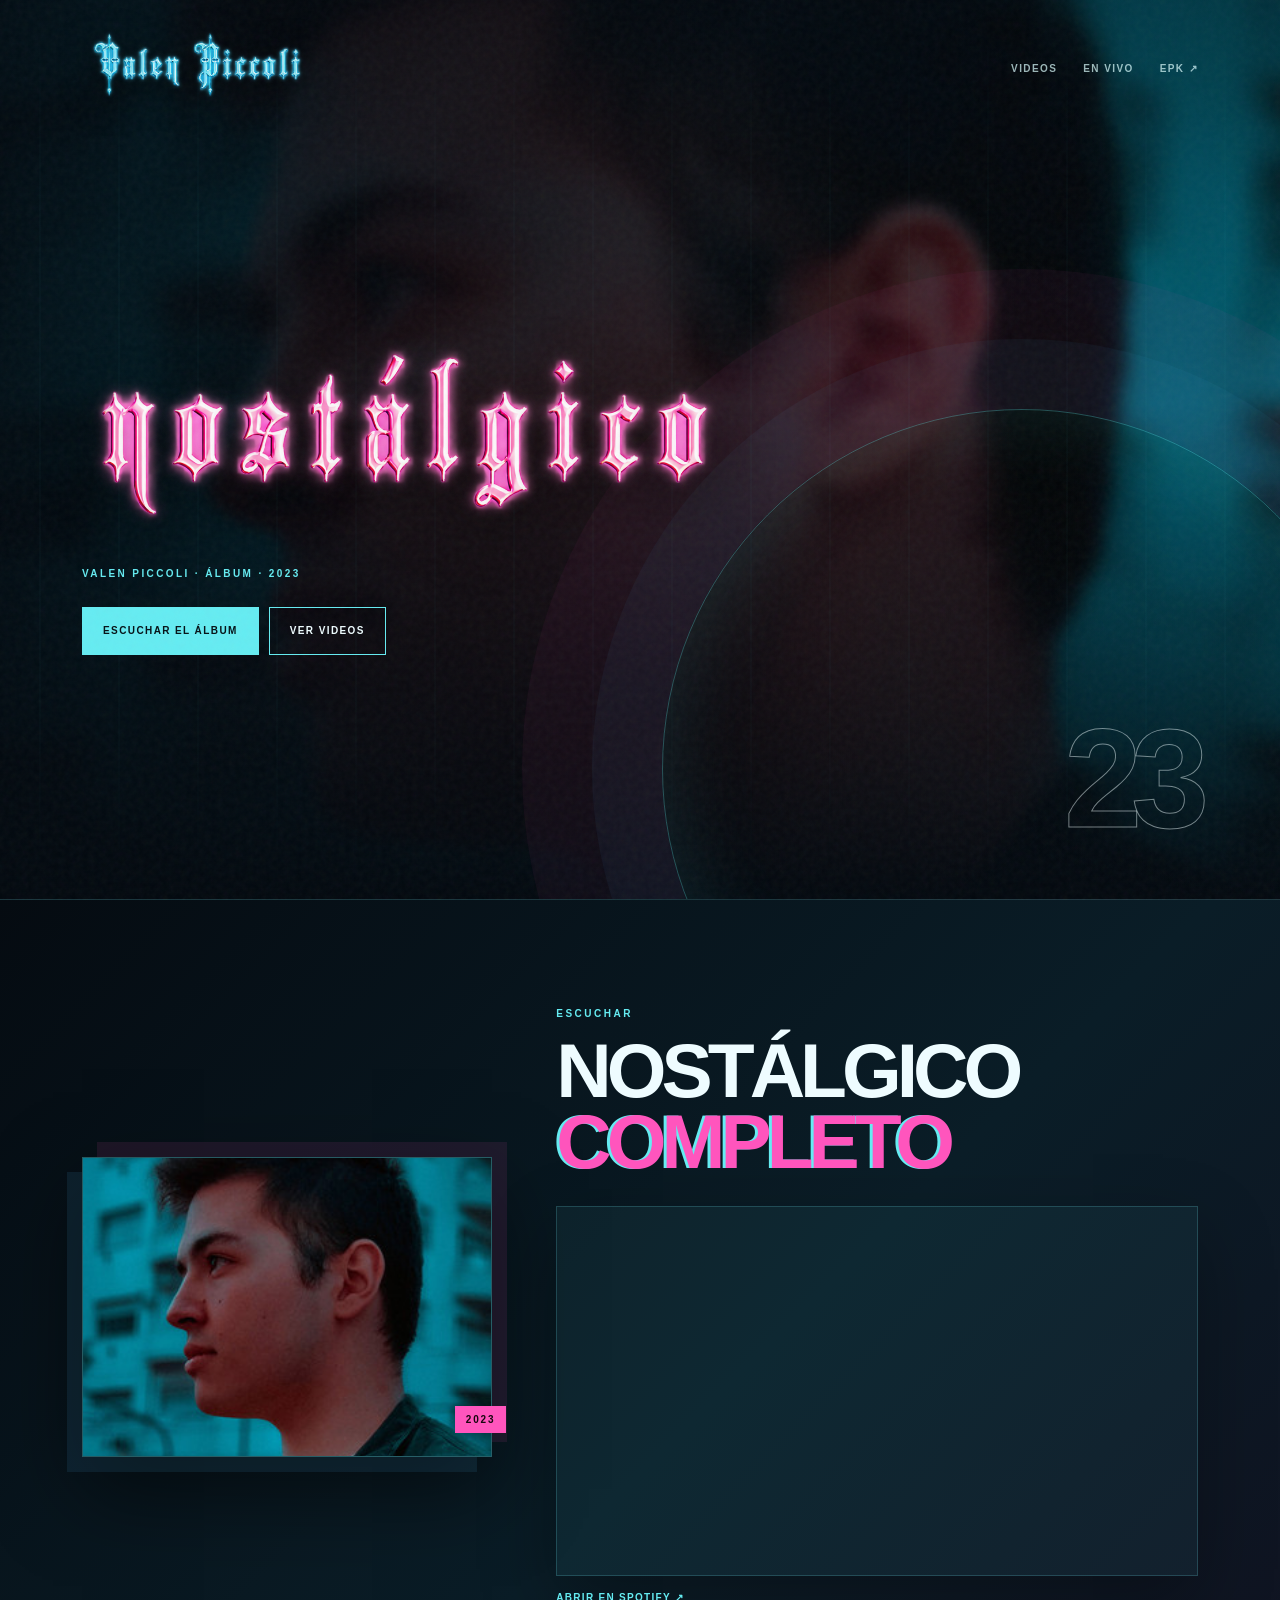
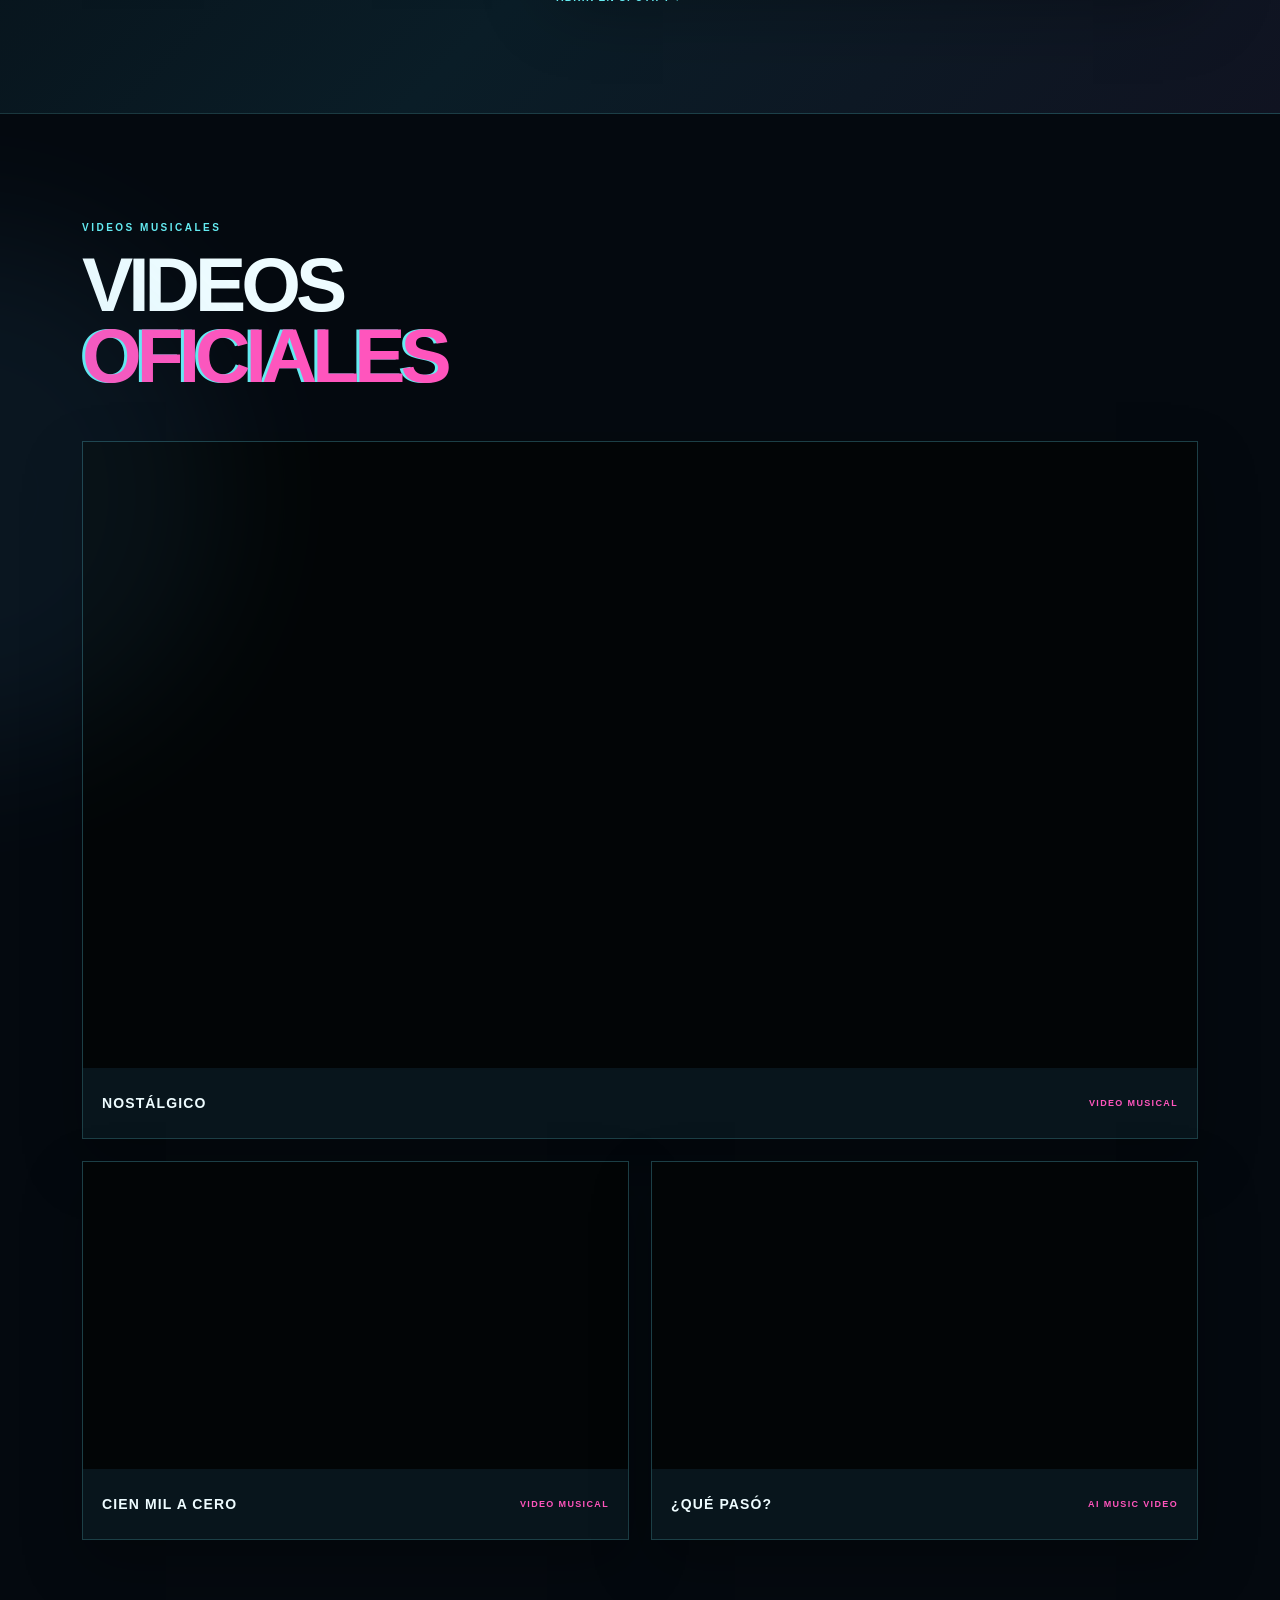
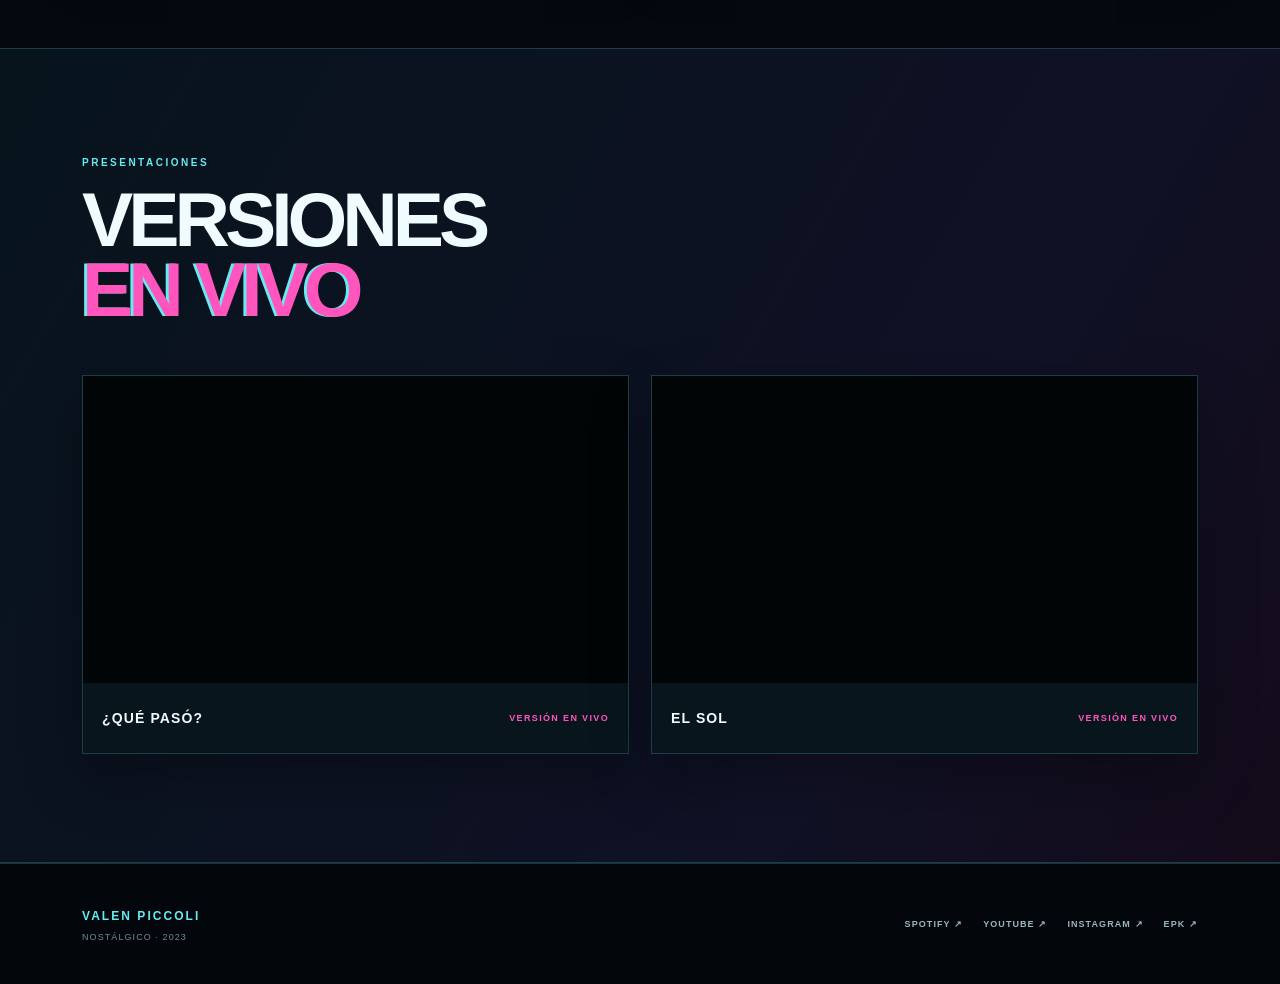
<file: nostalgico/index.html>
<!doctype html>
<html lang="es-AR">
<head>
  <meta charset="utf-8">
  <meta name="viewport" content="width=device-width, initial-scale=1">
  <meta name="theme-color" content="#06151d">
  <meta name="description" content="NOSTÁLGICO, álbum de Valen Piccoli. Escuchá el disco y mirá sus videos musicales y presentaciones en vivo.">
  <meta name="robots" content="index, follow, max-image-preview:large">
  <link rel="canonical" href="https://valenpiccoli.musica.ar/nostalgico/">
  <meta property="og:type" content="music.album">
  <meta property="og:title" content="NOSTÁLGICO — Valen Piccoli">
  <meta property="og:description" content="Escuchá NOSTÁLGICO y mirá sus videos oficiales y versiones en vivo.">
  <meta property="og:image" content="https://valenpiccoli.musica.ar/nostalgico/cover-nostalgico.jpg">
  <meta property="og:url" content="https://valenpiccoli.musica.ar/nostalgico/">
  <meta name="twitter:card" content="summary_large_image">
  <title>NOSTÁLGICO — Valen Piccoli</title>
  <style>
    :root {
      color-scheme: dark;
      --ink: #04090f;
      --night: #07151d;
      --panel: #0b202a;
      --cyan: #65ecf2;
      --blue: #50aee9;
      --pink: #ff55bd;
      --paper: #eefcff;
      --muted: #a6c0c8;
      --line: rgba(111, 231, 240, .2);
      --max: 1180px;
      font-family: Inter, Arial, Helvetica, sans-serif;
    }
    * { box-sizing: border-box; }
    html { scroll-behavior: smooth; background: var(--ink); }
    body { margin: 0; min-width: 300px; overflow-x: hidden; color: var(--paper); background: radial-gradient(circle at 85% 14%, rgba(255,85,189,.11), transparent 28rem), var(--ink); }
    body::before { content: ""; position: fixed; inset: 0; z-index: 30; pointer-events: none; opacity: .045; background-image: url("data:image/svg+xml,%3Csvg viewBox='0 0 160 160' xmlns='http://www.w3.org/2000/svg'%3E%3Cfilter id='n'%3E%3CfeTurbulence type='fractalNoise' baseFrequency='.92' numOctaves='4' stitchTiles='stitch'/%3E%3C/filter%3E%3Crect width='100%25' height='100%25' filter='url(%23n)'/%3E%3C/svg%3E"); }
    a { color: inherit; text-decoration: none; }
    a:focus-visible { outline: 2px solid var(--pink); outline-offset: 5px; }
    img { display: block; max-width: 100%; }
    .skip { position: absolute; top: -80px; left: 16px; z-index: 50; padding: 10px 14px; background: white; color: black; }
    .skip:focus { top: 16px; }

    .site-head { position: absolute; z-index: 12; top: 0; left: 0; right: 0; display: flex; align-items: center; justify-content: space-between; gap: 28px; width: min(var(--max), 100%); margin: auto; padding: 22px 32px; }
    .artist-crop { position: relative; width: 230px; height: 92px; overflow: hidden; filter: drop-shadow(0 8px 18px rgba(0,0,0,.7)); }
    .artist-crop img { position: absolute; inset: 0 auto auto 0; width: 230px; max-width: none; translate: 0 -37px; }
    .nav { display: flex; align-items: center; gap: 26px; color: #d7f9fa; font-size: 10px; font-weight: 800; letter-spacing: .14em; text-transform: uppercase; }
    .nav a { opacity: .72; transition: .2s ease; }
    .nav a:hover { color: var(--pink); opacity: 1; }

    .hero { position: relative; min-height: 100svh; display: grid; align-items: end; isolation: isolate; overflow: hidden; border-bottom: 1px solid var(--line); }
    .hero-bg { position: absolute; inset: -3%; z-index: -4; background: url(cover-nostalgico.jpg) center / cover no-repeat; filter: blur(7px) saturate(1.12); transform: scale(1.08); }
    .hero::before { content: ""; position: absolute; inset: 0; z-index: -3; background: linear-gradient(90deg, rgba(3,9,15,.94) 0%, rgba(3,9,15,.68) 48%, rgba(3,9,15,.24) 100%), linear-gradient(0deg, #04090f 0%, transparent 55%, rgba(2,7,12,.4)); }
    .hero::after { content: ""; position: absolute; inset: 0; z-index: -2; opacity: .32; background: repeating-linear-gradient(90deg, transparent 0 39px, rgba(101,236,242,.13) 40px, transparent 41px 79px); mask-image: linear-gradient(to bottom, transparent, black 24%, black 75%, transparent); }
    .orb { position: absolute; z-index: -1; width: min(62vw, 720px); aspect-ratio: 1; right: -8vw; bottom: -18vw; border: 1px solid rgba(101,236,242,.32); border-radius: 50%; box-shadow: 0 0 0 70px rgba(80,174,233,.05), 0 0 0 140px rgba(255,85,189,.045), inset 0 0 90px rgba(101,236,242,.12); }
    .hero-inner { width: min(var(--max), 100%); margin: auto; padding: 150px 32px 76px; }
    .album-crop { position: relative; width: min(690px, 92vw); height: clamp(170px, 25vw, 240px); margin-left: -22px; overflow: hidden; filter: drop-shadow(0 20px 30px rgba(0,0,0,.58)); }
    .album-crop img { position: absolute; left: 0; top: 0; width: 100%; max-width: none; translate: 0 -57%; }
    .hero-kicker { margin: 9px 0 0; color: var(--cyan); font-size: 10px; font-weight: 900; letter-spacing: .24em; text-transform: uppercase; }
    .hero-actions { display: flex; flex-wrap: wrap; gap: 10px; margin-top: 28px; }
    .btn { min-height: 48px; display: inline-flex; align-items: center; justify-content: center; padding: 0 20px; border: 1px solid var(--cyan); color: var(--paper); font-size: 10px; font-weight: 900; letter-spacing: .14em; text-transform: uppercase; transition: .2s ease; }
    .btn.primary { background: var(--cyan); color: #041116; }
    .btn:hover { translate: 0 -2px; border-color: var(--pink); background: var(--pink); color: #16060f; }
    .year { position: absolute; right: max(32px, calc((100vw - var(--max)) / 2 + 32px)); bottom: 70px; color: transparent; -webkit-text-stroke: 1px rgba(238,252,255,.48); font-size: clamp(64px, 11vw, 150px); font-weight: 900; line-height: .7; letter-spacing: -.08em; }

    .section { width: min(var(--max), 100%); margin: auto; padding: 108px 32px; }
    .eyebrow { margin: 0 0 16px; color: var(--cyan); font-size: 10px; font-weight: 900; letter-spacing: .25em; text-transform: uppercase; }
    .title { margin: 0; color: var(--paper); font-size: clamp(42px, 6vw, 78px); line-height: .92; letter-spacing: -.065em; text-transform: uppercase; }
    .title em { color: var(--pink); font-style: normal; text-shadow: -3px 0 var(--cyan); }

    .listen { background: linear-gradient(135deg, #050b11, #0a1d27 58%, #101321); border-bottom: 1px solid var(--line); }
    .listen-grid { display: grid; grid-template-columns: .78fr 1.22fr; gap: 64px; align-items: center; }
    .cover-wrap { position: relative; }
    .cover { width: 100%; aspect-ratio: 1; object-fit: cover; border: 1px solid rgba(101,236,242,.33); box-shadow: -15px 15px 0 rgba(80,174,233,.1), 15px -15px 0 rgba(255,85,189,.09), 0 32px 80px rgba(0,0,0,.55); image-rendering: auto; }
    .cover-wrap::after { content: "2023"; position: absolute; right: -14px; bottom: 24px; padding: 8px 11px; background: var(--pink); color: #190710; font-size: 10px; font-weight: 900; letter-spacing: .18em; }
    .spotify { margin-top: 30px; padding: 8px; border: 1px solid var(--line); background: rgba(101,236,242,.05); box-shadow: 0 28px 70px rgba(0,0,0,.3); }
    .spotify iframe { display: block; width: 100%; height: 352px; border: 0; border-radius: 3px; }
    .spotify-link { display: inline-flex; margin-top: 16px; color: var(--cyan); font-size: 10px; font-weight: 900; letter-spacing: .13em; text-transform: uppercase; }

    .video-section { position: relative; overflow: hidden; }
    .video-section::before { content: ""; position: absolute; width: 520px; aspect-ratio: 1; left: -300px; top: 120px; border-radius: 50%; background: var(--blue); opacity: .08; filter: blur(70px); }
    .video-grid { display: grid; grid-template-columns: repeat(2, minmax(0,1fr)); gap: 22px; margin-top: 50px; }
    .video-card { margin: 0; border: 1px solid var(--line); background: #08151c; box-shadow: 0 24px 55px rgba(0,0,0,.28); overflow: hidden; }
    .video-card:first-child { grid-column: 1 / -1; }
    .video-card iframe { display: block; width: 100%; aspect-ratio: 16/9; border: 0; background: #020506; }
    .video-card figcaption { min-height: 70px; display: flex; align-items: center; justify-content: space-between; gap: 20px; padding: 17px 19px; }
    .video-card strong { font-size: 14px; letter-spacing: .08em; text-transform: uppercase; }
    .video-card span { color: var(--pink); font-size: 9px; font-weight: 900; letter-spacing: .15em; text-align: right; text-transform: uppercase; }

    .live { border-block: 1px solid var(--line); background: linear-gradient(120deg, #07141c, #101125 70%, #140b1a); }
    .live-grid { display: grid; grid-template-columns: repeat(2, minmax(0,1fr)); gap: 22px; margin-top: 50px; }
    .live .video-card:first-child { grid-column: auto; }

    .footer { border-top: 1px solid var(--line); background: #03070b; }
    .footer-inner { width: min(var(--max), 100%); margin: auto; padding: 42px 32px; display: flex; align-items: center; justify-content: space-between; gap: 28px; }
    .footer strong { color: var(--cyan); font-size: 12px; letter-spacing: .17em; text-transform: uppercase; }
    .footer small { display: block; margin-top: 8px; color: #718b94; font-size: 9px; letter-spacing: .12em; text-transform: uppercase; }
    .footer-links { display: flex; flex-wrap: wrap; justify-content: flex-end; gap: 20px; color: #9ab6be; font-size: 9px; font-weight: 900; letter-spacing: .12em; text-transform: uppercase; }
    .footer-links a:hover { color: var(--pink); }

    @media (max-width: 780px) {
      .site-head { padding: 20px; }
      .artist-crop { width: 168px; height: 68px; }
      .artist-crop img { width: 168px; translate: 0 -27px; }
      .nav a:not(:last-child) { display: none; }
      .hero-inner { padding: 130px 20px 66px; }
      .album-crop { width: calc(100vw - 34px); height: clamp(145px, 38vw, 205px); margin-left: -3px; }
      .year { right: 20px; bottom: 63px; opacity: .5; }
      .section { padding: 78px 20px; }
      .listen-grid { grid-template-columns: 1fr; gap: 58px; }
      .cover-wrap { width: min(480px, 90vw); margin: auto; }
      .video-grid, .live-grid { grid-template-columns: 1fr; }
      .video-card:first-child { grid-column: auto; }
      .footer-inner { align-items: flex-start; flex-direction: column; }
      .footer-links { justify-content: flex-start; }
    }
    @media (prefers-reduced-motion: reduce) { html { scroll-behavior: auto; } * { transition: none !important; } }
  </style>
</head>
<body>
  <a class="skip" href="#escuchar">Ir al contenido</a>
  <header class="site-head">
    <a href="https://valenpiccoli.musica.ar/" class="artist-crop" aria-label="Ir al sitio oficial de Valen Piccoli"><img src="logos-nostalgico-original.png" alt="Valen Piccoli"></a>
    <nav class="nav" aria-label="Navegación principal">
      <a href="#videos">Videos</a>
      <a href="#en-vivo">En vivo</a>
      <a href="https://valenpiccoli.musica.ar/epk/">EPK ↗</a>
    </nav>
  </header>

  <main>
    <section class="hero" aria-label="NOSTÁLGICO">
      <div class="hero-bg" aria-hidden="true"></div>
      <div class="orb" aria-hidden="true"></div>
      <div class="hero-inner">
        <div class="album-crop" role="img" aria-label="NOSTÁLGICO"><img src="logos-nostalgico-original.png" alt=""></div>
        <p class="hero-kicker">Valen Piccoli · Álbum · 2023</p>
        <div class="hero-actions">
          <a class="btn primary" href="#escuchar">Escuchar el álbum</a>
          <a class="btn" href="#videos">Ver videos</a>
        </div>
      </div>
      <div class="year" aria-hidden="true">23</div>
    </section>

    <section class="listen" id="escuchar">
      <div class="section listen-grid">
        <div class="cover-wrap"><img class="cover" src="cover-nostalgico.jpg" alt="Portada del álbum NOSTÁLGICO de Valen Piccoli" width="300" height="300"></div>
        <div>
          <p class="eyebrow">Escuchar</p>
          <h1 class="title">NOSTÁLGICO<br><em>completo</em></h1>
          <div class="spotify">
            <iframe title="NOSTÁLGICO de Valen Piccoli en Spotify" src="https://open.spotify.com/embed/album/17Wy6Be0rQ552nUg7waCuh?utm_source=generator&theme=0" loading="lazy" allow="autoplay; clipboard-write; encrypted-media; fullscreen; picture-in-picture"></iframe>
          </div>
          <a class="spotify-link" href="https://open.spotify.com/intl-es/album/17Wy6Be0rQ552nUg7waCuh" target="_blank" rel="noopener noreferrer">Abrir en Spotify ↗</a>
        </div>
      </div>
    </section>

    <section class="video-section" id="videos">
      <div class="section">
        <p class="eyebrow">Videos musicales</p>
        <h2 class="title">Videos<br><em>oficiales</em></h2>
        <div class="video-grid">
          <figure class="video-card">
            <iframe title="NOSTÁLGICO — video musical" src="https://www.youtube.com/embed/LtbGrKnX81Y?rel=0" loading="lazy" allow="accelerometer; autoplay; clipboard-write; encrypted-media; gyroscope; picture-in-picture; web-share" allowfullscreen></iframe>
            <figcaption><strong>NOSTÁLGICO</strong><span>Video musical</span></figcaption>
          </figure>
          <figure class="video-card">
            <iframe title="CIEN MIL A CERO — video musical" src="https://www.youtube.com/embed/q0UcIAdOOu8?rel=0" loading="lazy" allow="accelerometer; autoplay; clipboard-write; encrypted-media; gyroscope; picture-in-picture; web-share" allowfullscreen></iframe>
            <figcaption><strong>CIEN MIL A CERO</strong><span>Video musical</span></figcaption>
          </figure>
          <figure class="video-card">
            <iframe title="¿QUÉ PASÓ? — AI music video" src="https://www.youtube.com/embed/iRznfCR_HI8?rel=0" loading="lazy" allow="accelerometer; autoplay; clipboard-write; encrypted-media; gyroscope; picture-in-picture; web-share" allowfullscreen></iframe>
            <figcaption><strong>¿QUÉ PASÓ?</strong><span>AI Music Video</span></figcaption>
          </figure>
        </div>
      </div>
    </section>

    <section class="live" id="en-vivo">
      <div class="section">
        <p class="eyebrow">Presentaciones</p>
        <h2 class="title">Versiones<br><em>en vivo</em></h2>
        <div class="live-grid">
          <figure class="video-card">
            <iframe title="¿QUÉ PASÓ? — versión en vivo" src="https://www.youtube.com/embed/a3qz7ExYB-c?rel=0" loading="lazy" allow="accelerometer; autoplay; clipboard-write; encrypted-media; gyroscope; picture-in-picture; web-share" allowfullscreen></iframe>
            <figcaption><strong>¿QUÉ PASÓ?</strong><span>Versión en vivo</span></figcaption>
          </figure>
          <figure class="video-card">
            <iframe title="EL SOL — versión en vivo" src="https://www.youtube.com/embed/Agje_s_l_0E?rel=0" loading="lazy" allow="accelerometer; autoplay; clipboard-write; encrypted-media; gyroscope; picture-in-picture; web-share" allowfullscreen></iframe>
            <figcaption><strong>EL SOL</strong><span>Versión en vivo</span></figcaption>
          </figure>
        </div>
      </div>
    </section>
  </main>

  <footer class="footer">
    <div class="footer-inner">
      <div><strong>Valen Piccoli</strong><small>NOSTÁLGICO · 2023</small></div>
      <div class="footer-links">
        <a href="https://open.spotify.com/intl-es/album/17Wy6Be0rQ552nUg7waCuh" target="_blank" rel="noopener noreferrer">Spotify ↗</a>
        <a href="https://www.youtube.com/@ValenPiccoli" target="_blank" rel="noopener noreferrer">YouTube ↗</a>
        <a href="https://www.instagram.com/valenpiccoli/" target="_blank" rel="noopener noreferrer">Instagram ↗</a>
        <a href="https://valenpiccoli.musica.ar/epk/">EPK ↗</a>
      </div>
    </div>
  </footer>
</body>
</html>
</file>
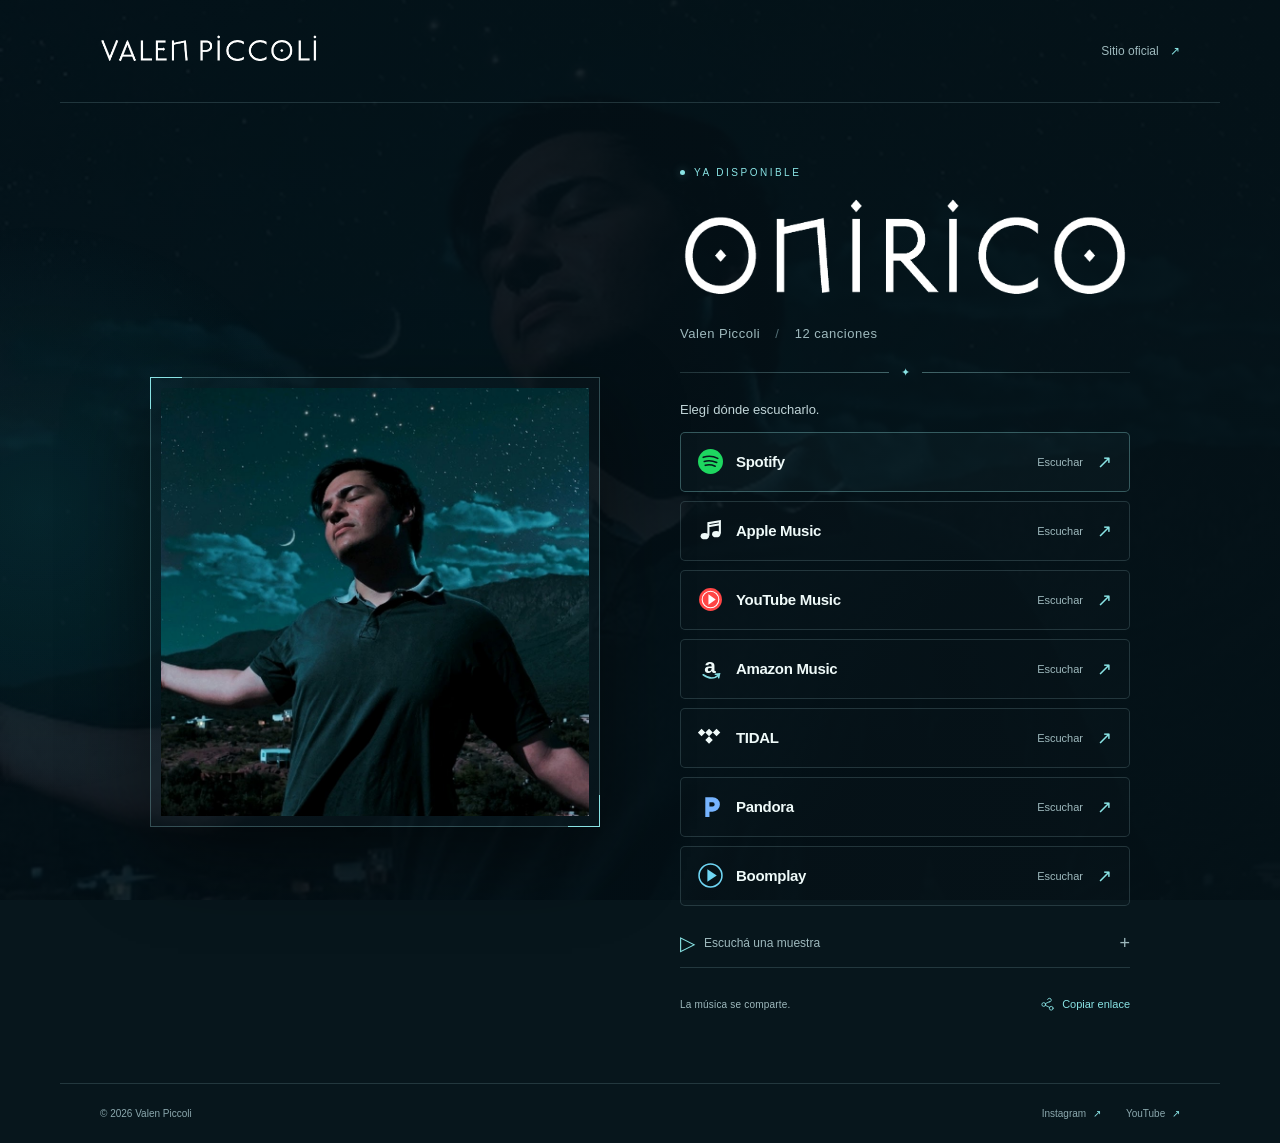
<file: onirico/index.html>
<!doctype html>
<html lang="es-AR">
<head>
  <meta charset="utf-8">
  <meta name="viewport" content="width=device-width,initial-scale=1">
  <meta name="theme-color" content="#07161c">
  <title>ONÍRICO — Valen Piccoli | Escuchalo ahora</title>
  <meta name="description" content="Escuchá ONÍRICO de Valen Piccoli. Elegí tu plataforma favorita y entrá en el álbum.">
  <meta name="robots" content="index, follow, max-image-preview:large">
  <link rel="canonical" href="https://valenpiccoli.musica.ar/onirico/">
  <meta property="og:type" content="music.album">
  <meta property="og:title" content="ONÍRICO — Valen Piccoli">
  <meta property="og:description" content="ONÍRICO — Valen Piccoli. Enlaces al álbum.">
  <meta property="og:image" content="https://valenpiccoli.musica.ar/onirico/portada.jpg">
  <meta property="og:url" content="https://valenpiccoli.musica.ar/onirico/">
  <meta name="twitter:card" content="summary_large_image">
  <link rel="icon" type="image/svg+xml" href="favicon.svg">
  <link rel="preload" as="image" href="portada.jpg">
  <link rel="stylesheet" href="style.css?v=3">
  <script src="links.js?v=2" defer></script>
  <script src="app.js" defer></script>
</head>
<body>
  <a class="skip" href="#plataformas">Ir a las plataformas</a>
  <header class="topbar">
    <a class="wordmark" href="https://valenpiccoli.musica.ar/" aria-label="Valen Piccoli, sitio oficial"><img class="artist-logo" src="logo-valen.png" width="3295" height="570" alt="Valen Piccoli"></a>
    <a class="website" href="https://valenpiccoli.musica.ar/">Sitio oficial <span aria-hidden="true">↗</span></a>
  </header>

  <main class="release">
    <figure class="artwork">
      <div class="cover-frame">
        <img class="cover" src="portada.jpg" width="900" height="900" alt="Portada de ONÍRICO: Valen Piccoli bajo un cielo nocturno, entre nubes y estrellas.">
        <span class="cover-corner corner-top" aria-hidden="true"></span>
        <span class="cover-corner corner-bottom" aria-hidden="true"></span>
      </div>


    </figure>

    <section class="listen" aria-labelledby="album-title">
      <p class="eyebrow"><span class="live-dot" aria-hidden="true"></span> YA DISPONIBLE</p>
      <h1 id="album-title"><img class="album-logo" src="logo-onirico.png" width="2359" height="570" alt="ONÍRICO"></h1>
      <p class="artist">Valen Piccoli <span aria-hidden="true">/</span> 12 canciones</p>
      <div class="divider" aria-hidden="true"><span></span><span>✦</span><span></span></div>
      <h2 id="plataformas">Elegí dónde escucharlo.</h2>
      <nav class="platforms" id="platform-list" aria-label="Escuchar ONÍRICO">
        <a class="platform" href="https://open.spotify.com/album/55pI6ttuJnTuhAYin2TopE" target="_blank" rel="noopener noreferrer">
          <span class="platform-name">Spotify</span><span class="listen-action">Escuchar <span aria-hidden="true">↗</span></span>
        </a>
      </nav>
      <details class="preview" id="preview">
        <summary><span class="preview-symbol" aria-hidden="true">▷</span> Escuchá una muestra <span class="plus" aria-hidden="true">+</span></summary>
        <div id="player-mount"></div>
        <p class="player-note">Al abrir el reproductor, te conectás con Spotify.</p>
      </details>
      <div class="share-row">
        <span class="share-copy">La música se comparte.</span>
        <button id="share" type="button"><svg viewBox="0 0 24 24" aria-hidden="true"><path d="M15 8a3 3 0 1 0-2.8-4M8.8 10.5l6.4-3M8.8 13.5l6.4 3M9 12a3 3 0 1 1-6 0 3 3 0 0 1 6 0Zm12 6a3 3 0 1 1-6 0 3 3 0 0 1 6 0Z"/></svg>Copiar enlace</button>
      </div>
      <p class="share-status" id="share-status" role="status" aria-live="polite"></p>
      <div id="share-fallback" hidden><label for="share-url">Copiá esta dirección:</label><input id="share-url" type="url" readonly></div>
    </section>
  </main>

  <footer>
    <p>© 2026 Valen Piccoli</p>
    <div class="socials"><a href="https://www.instagram.com/valenpiccoli/" target="_blank" rel="noopener noreferrer">Instagram <span aria-hidden="true">↗</span></a><a href="https://www.youtube.com/@ValenPiccoli" target="_blank" rel="noopener noreferrer">YouTube <span aria-hidden="true">↗</span></a></div>
  </footer>
</body>
</html>
</file>
<file: onirico/style.css>
:root{color-scheme:dark;--bg:#07161c;--text:#effaf9;--muted:#9eb9bd;--cyan:#89e3e4;--line:rgba(158,206,210,.19);font-family:Arial,Helvetica,sans-serif;font-synthesis:none}
*{box-sizing:border-box}body{margin:0;background:var(--bg);color:var(--text);min-width:280px;min-height:100vh;position:relative}body:before{content:"";position:fixed;inset:0;z-index:-1;background:linear-gradient(90deg,rgba(3,15,22,.88),rgba(4,17,23,.97)),url("portada.jpg") center 30%/cover;pointer-events:none}body:after{content:"";position:fixed;width:620px;height:620px;left:-270px;top:22%;border-radius:50%;background:radial-gradient(circle,rgba(28,140,151,.13),transparent 65%);z-index:-1;pointer-events:none}a{color:inherit;text-decoration:none}button,input{font:inherit}button,a,summary{-webkit-tap-highlight-color:transparent}a:focus-visible,button:focus-visible,summary:focus-visible,input:focus-visible{outline:2px solid var(--cyan);outline-offset:5px}button,summary{cursor:pointer}.skip{position:fixed;top:-90px;left:16px;padding:12px;background:var(--text);color:var(--bg);z-index:20}.skip:focus{top:16px}.topbar{max-width:1160px;margin:auto;padding:32px 40px;display:flex;align-items:center;justify-content:space-between;border-bottom:1px solid var(--line)}.wordmark{display:flex;align-items:center;gap:18px;font-size:13px;letter-spacing:.25em;font-weight:700}.brand-star{font-size:23px;color:var(--cyan);font-weight:400}.website{color:var(--muted);font-size:12px}.website span{color:var(--cyan);margin-left:8px}.website:hover{color:white}.release{display:grid;grid-template-columns:minmax(0,1fr) minmax(0,1fr);gap:80px;align-items:center;max-width:1060px;margin:auto;padding:64px 40px 46px;min-height:calc(100svh - 169px)}.artwork{margin:0;min-width:0}.cover-frame{position:relative;box-shadow:0 30px 80px #0007;border:1px solid rgba(159,229,231,.27);padding:10px;background:#c0ffff05}.cover{display:block;width:100%;height:auto;aspect-ratio:1;object-fit:cover}.cover-corner{position:absolute;width:32px;height:32px;border-color:var(--cyan);border-style:solid;pointer-events:none}.corner-top{top:-1px;left:-1px;border-width:1px 0 0 1px}.corner-bottom{bottom:-1px;right:-1px;border-width:0 1px 1px 0}figcaption{display:flex;justify-content:space-between;gap:12px;margin-top:20px;font-size:9px;letter-spacing:.18em;color:var(--muted)}.art-note{font-family:Georgia,'Times New Roman',serif;font-style:italic;font-size:20px;line-height:1.4;color:#b9d0d2;margin:37px 0 0}.listen{min-width:0}.eyebrow{margin:0 0 19px;font-size:10px;letter-spacing:.25em;color:var(--cyan);display:flex;align-items:center;gap:9px}.live-dot{width:5px;height:5px;border-radius:50%;background:var(--cyan);box-shadow:0 0 10px #89e3e466}h1{font-family:Arial,Helvetica,sans-serif;font-size:clamp(44px,6.3vw,76px);font-weight:400;line-height:1;letter-spacing:.055em;margin:0 0 15px}h1::first-letter{color:#effaf9}.artist{color:var(--muted);font-size:13px;letter-spacing:.04em;margin:0}.artist span{margin:0 11px;color:#536f75}.divider{display:flex;align-items:center;gap:12px;margin:25px 0 23px;color:var(--cyan);font-size:11px}.divider span:first-child{height:1px;flex:1;background:linear-gradient(90deg,var(--line),#9ddcdd66)}.divider span:last-child{height:1px;flex:1;background:linear-gradient(90deg,#9ddcdd66,var(--line))}h2{font-size:13px;font-weight:400;color:#c1d5d8;margin:0 0 15px}.platforms{display:grid;gap:9px}.platform{display:flex;align-items:center;gap:13px;min-height:60px;padding:12px 17px;border:1px solid var(--line);border-radius:5px;background:#ccffff03;transition:background .18s,border-color .18s,transform .18s}.platform:hover{background:#b6ffff0c;border-color:#8cd3d677;transform:translateY(-1px)}.platform-icon{width:25px;height:25px;display:grid;place-items:center;flex:none}.platform-icon svg{width:100%;height:100%;display:block}.platform-name{font-size:15px;font-weight:600;letter-spacing:-.02em;flex:1}.listen-action{font-size:11px;color:var(--muted);display:flex;align-items:center;gap:14px}.listen-action span{font-size:18px;color:var(--cyan)}.platform:first-child{border-color:#91dfdf55;background:#bfffff07}.preview{margin-top:16px;border-bottom:1px solid var(--line);padding-bottom:2px}.preview summary{list-style:none;display:flex;align-items:center;gap:9px;color:var(--muted);font-size:12px;min-height:43px}.preview summary::-webkit-details-marker{display:none}.preview-symbol{color:var(--cyan);font-size:20px}.plus{margin-left:auto;font-size:18px;font-weight:400}.preview[open] .plus{transform:rotate(45deg)}#player-mount iframe{width:100%;height:352px;border:0;border-radius:10px;display:block;margin:10px 0}.player-note{font-size:10px;color:var(--muted);line-height:1.5}.share-row{display:flex;justify-content:space-between;align-items:center;gap:16px;margin-top:22px}.share-copy{font-size:10px;color:var(--muted);letter-spacing:.02em}#share{display:flex;align-items:center;gap:7px;background:transparent;border:0;color:var(--cyan);font-size:11px;padding:7px 0}#share svg{width:15px;height:15px;fill:none;stroke:currentColor;stroke-width:1.4;stroke-linecap:round;stroke-linejoin:round}#share:hover{color:white}.share-status{margin:0;min-height:18px;font-size:10px;line-height:1.8;color:var(--cyan);text-align:right}#share-fallback{font-size:12px;color:var(--muted);line-height:1.7}#share-url{display:block;width:100%;background:#061219;color:var(--text);border:1px solid var(--line);padding:10px;margin-top:5px;border-radius:5px}footer{display:flex;justify-content:space-between;gap:15px;max-width:1160px;margin:auto;padding:24px 40px;border-top:1px solid var(--line);font-size:10px;color:#8ba8ae}footer p{margin:0}.socials{display:flex;gap:25px}.socials a:hover{color:var(--cyan)}.socials span{color:var(--cyan);margin-left:4px}
@media(min-width:1400px){.release{max-width:1120px;gap:108px}.topbar,footer{max-width:1300px}}
@media(max-width:850px){.release{gap:40px;padding:46px 28px}.topbar,footer{padding-left:28px;padding-right:28px}h1{font-size:58px}.art-note{font-size:17px}figcaption{font-size:8px;letter-spacing:.1em}}
@media(max-width:650px){.topbar{padding:21px 22px}.wordmark{font-size:10px;letter-spacing:.2em;gap:12px}.brand-star{font-size:18px}.website{font-size:10px}.release{display:block;max-width:480px;padding:32px 27px 24px;min-height:0}.artwork{max-width:350px;margin:0 auto 30px}.cover-frame{padding:7px}figcaption{margin-top:14px;font-size:8px;letter-spacing:.13em}.art-note{display:none}.eyebrow{font-size:9px;margin-bottom:14px}.listen h1{font-size:clamp(42px,12.3vw,64px);letter-spacing:.07em}.artist{font-size:12px}.divider{margin:22px 0}h2{font-size:12px}.platform{min-height:60px}.platform-name{font-size:14px}.share-row{margin-top:19px}footer{padding:22px;font-size:9px}.socials{gap:17px}}
@media(prefers-reduced-motion:reduce){*{scroll-behavior:auto!important;transition:none!important}}
.skip{position:absolute;top:16px;width:1px;height:1px;padding:0;overflow:hidden;clip-path:inset(50%)}
.skip:focus{width:auto;height:auto;padding:12px;overflow:visible;clip-path:none}
.artist-logo{display:block;width:220px;height:auto;max-width:100%}@media(max-width:650px){.artist-logo{width:174px}}
.album-logo{display:block;width:100%;max-width:450px;height:auto}h1:has(.album-logo){line-height:0;margin:0 0 20px}@media(max-width:650px){h1:has(.album-logo){margin-bottom:17px}}
</file>
